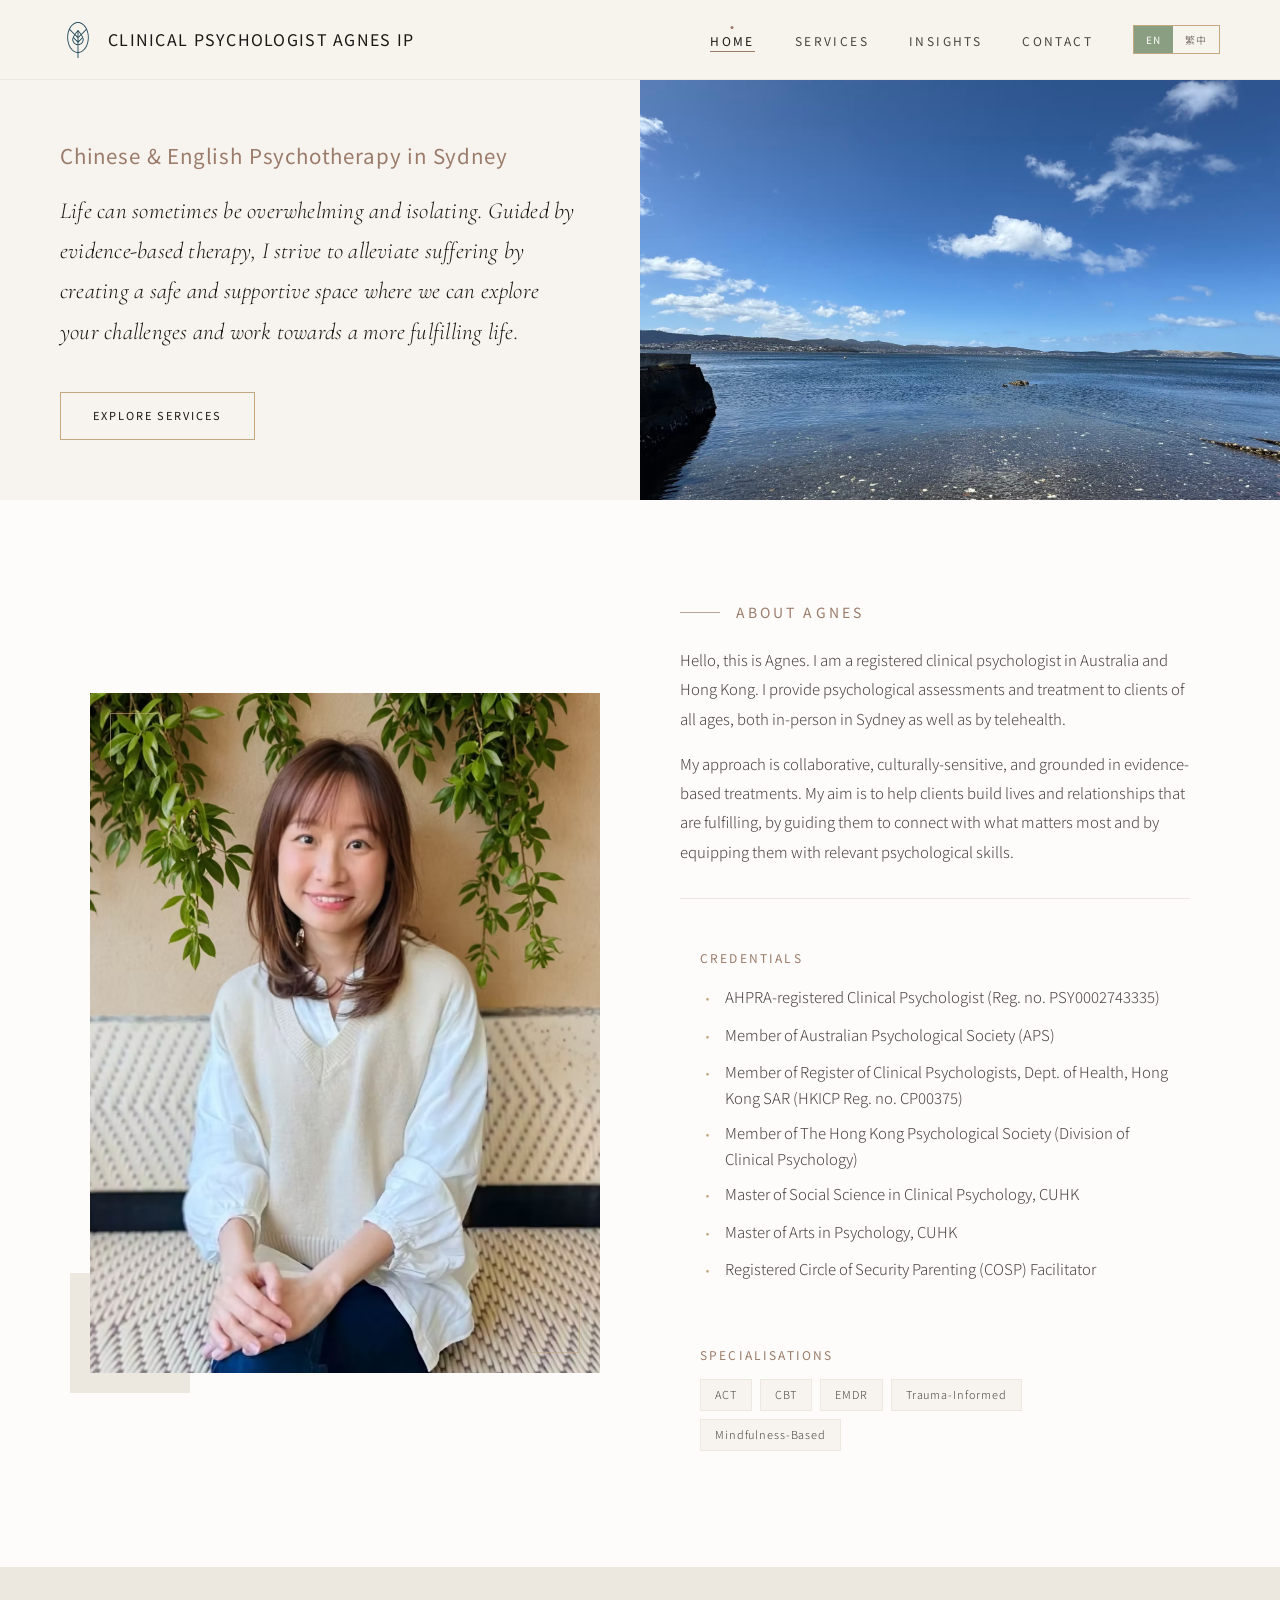
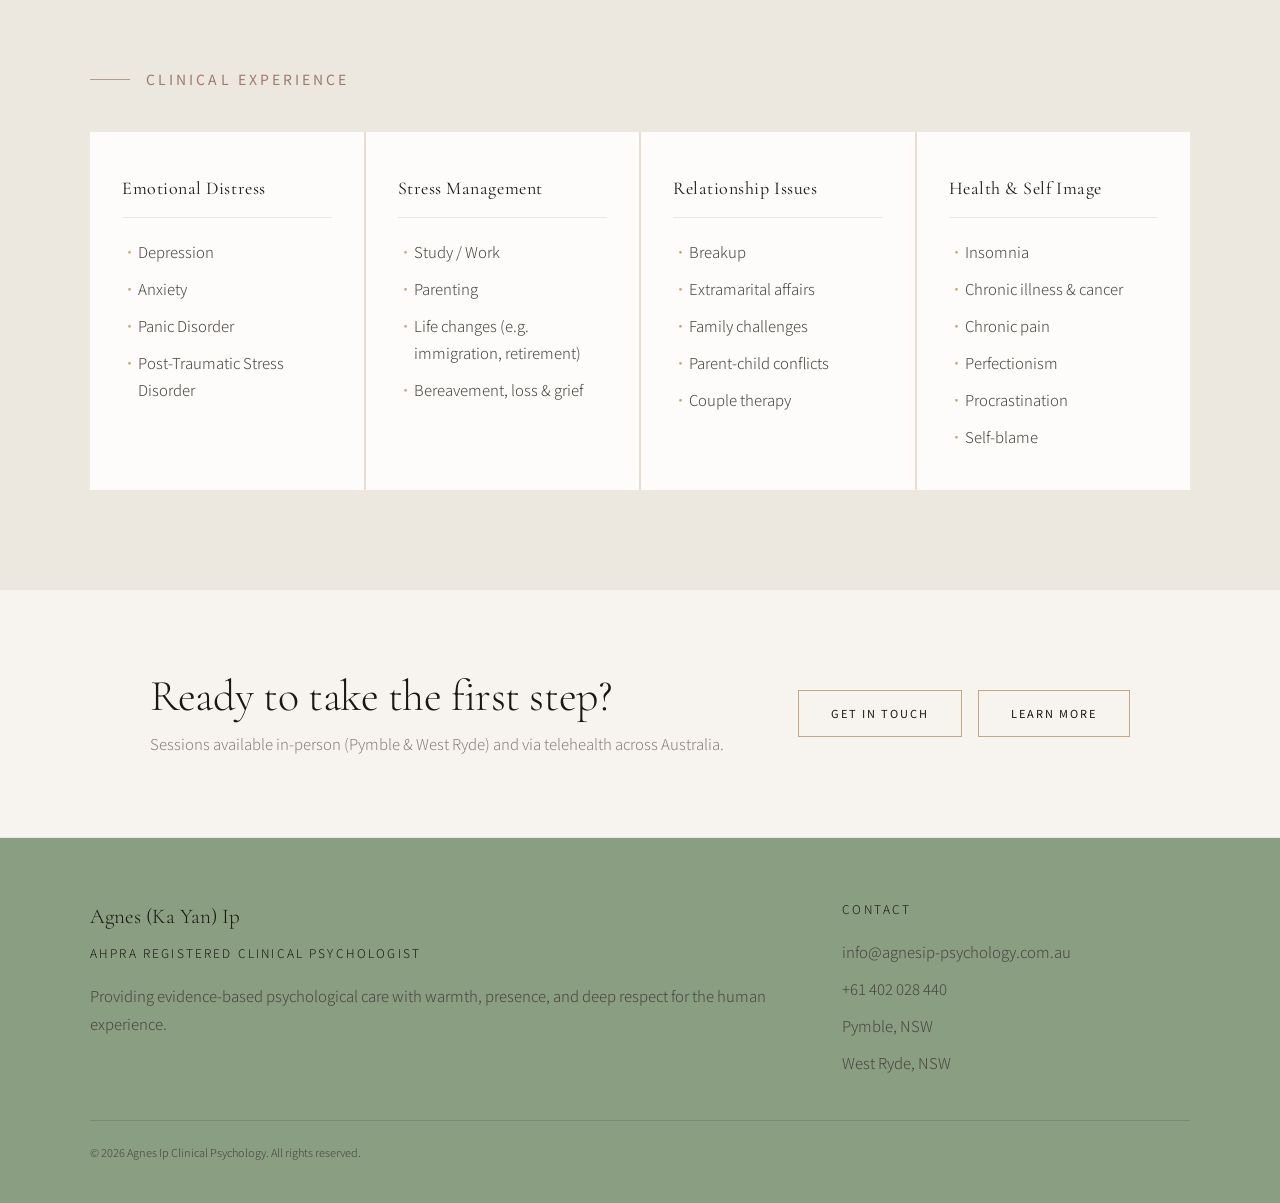
<file: index.html>
<!DOCTYPE html>
<html lang="en">
<head>
<meta charset="UTF-8">
<meta name="viewport" content="width=device-width, initial-scale=1.0">

<title>Agnes Ip Clinical Psychology | Chinese-Speaking Psychologist Sydney | Pymble & West Ryde</title>
<meta name="description" content="Agnes Ip is a registered clinical psychologist in Pymble and West Ryde, Sydney. Chinese-speaking psychologist (Cantonese & Mandarin) specialising in anxiety, depression, trauma, relationship difficulties, and couple therapy. Medicare rebates available. 中文心理諮詢服務。">
<meta name="keywords" content="clinical psychologist Sydney, psychologist Pymble, psychologist West Ryde, Chinese speaking psychologist Sydney, Cantonese psychologist Sydney, Mandarin psychologist Sydney, 心理學家 悉尼, 臨床心理學家, couple therapy Sydney, relationship counselling Sydney, anxiety therapy Sydney, depression psychologist Sydney, trauma psychologist NSW, telehealth psychologist Australia, AHPRA registered psychologist, Medicare psychologist Sydney">
<meta name="author" content="Agnes Ip Clinical Psychology">
<meta name="robots" content="index, follow">
<meta name="language" content="English, Traditional Chinese">
<link rel="canonical" href="https://www.agnesip-psychology.com.au/">
<meta name="geo.region" content="AU-NSW">
<meta name="geo.placename" content="Pymble, West Ryde, Sydney, New South Wales, Australia">
<meta name="geo.position" content="-33.7500;151.1439">
<meta name="ICBM" content="-33.7500, 151.1439">
<meta property="og:type" content="website">
<meta property="og:url" content="https://www.agnesip-psychology.com.au/">
<meta property="og:title" content="Agnes Ip Clinical Psychology | Chinese-Speaking Psychologist, Sydney">
<meta property="og:description" content="Registered clinical psychologist in Pymble & West Ryde, Sydney. Chinese-speaking (Cantonese & Mandarin). Anxiety, depression, trauma, couple therapy. Medicare rebates. 提供中文心理諮詢服務。">
<meta property="og:locale" content="en_AU">
<meta property="og:locale:alternate" content="zh_TW">
<meta property="og:site_name" content="Agnes Ip Clinical Psychology">
<meta name="twitter:card" content="summary">
<meta name="twitter:title" content="Agnes Ip Clinical Psychology | Sydney">
<meta name="twitter:description" content="Chinese-speaking clinical psychologist in Pymble & West Ryde, Sydney. Anxiety, depression, trauma, couple therapy. Telehealth across Australia.">

<script type="application/ld+json">
{
  "@context": "https://schema.org",
  "@type": "MedicalBusiness",
  "name": "Agnes Ip Clinical Psychology",
  "alternateName": "臨床心理學家葉家恩",
  "description": "Registered clinical psychologist offering evidence-based therapy in Pymble and West Ryde, Sydney. Chinese-speaking psychologist specialising in anxiety, depression, trauma, relationship difficulties, and couple therapy. Telehealth available across Australia.",
  "url": "https://www.agnesip-psychology.com.au",
  "telephone": "+61402028440",
  "email": "info@agnesip-psychology.com.au",
  "medicalSpecialty": "Clinical Psychology",
  "priceRange": "$$",
  "currenciesAccepted": "AUD",
  "paymentAccepted": "Medicare, Private Health Insurance, Credit Card",
  "availableLanguage": ["English", "Cantonese", "Mandarin"],
  "areaServed": [
    { "@type": "City", "name": "Sydney" },
    { "@type": "State", "name": "New South Wales" },
    { "@type": "Country", "name": "Australia" }
  ],
  "address": [
    { "@type": "PostalAddress", "addressLocality": "Pymble", "addressRegion": "NSW", "postalCode": "2073", "addressCountry": "AU" },
    { "@type": "PostalAddress", "addressLocality": "West Ryde", "addressRegion": "NSW", "postalCode": "2114", "addressCountry": "AU" }
  ],
  "founder": {
    "@type": "Person",
    "name": "Agnes Ip",
    "jobTitle": "Registered Clinical Psychologist",
    "hasCredential": [
      { "@type": "EducationalOccupationalCredential", "credentialCategory": "degree", "name": "Master of Psychology (Clinical)" },
      { "@type": "EducationalOccupationalCredential", "credentialCategory": "registration", "name": "AHPRA Registered Clinical Psychologist" },
      { "@type": "EducationalOccupationalCredential", "credentialCategory": "membership", "name": "Australian Psychological Society (APS) Member" }
    ],
    "knowsLanguage": ["English", "Cantonese", "Mandarin"]
  },
  "sameAs": ["https://www.agnesip-psychology.com.au"]
}
</script>

<script type="application/ld+json">
{
  "@context": "https://schema.org",
  "@type": "FAQPage",
  "mainEntity": [
    { "@type": "Question", "name": "Do you offer Chinese-language psychology sessions?", "acceptedAnswer": { "@type": "Answer", "text": "Yes. Agnes Ip offers psychological therapy in Cantonese and Mandarin, in addition to English. Sessions available in Pymble and West Ryde, Sydney, or via telehealth across Australia." } },
    { "@type": "Question", "name": "Do you offer couple therapy and relationship counselling?", "acceptedAnswer": { "@type": "Answer", "text": "Yes. Agnes Ip provides evidence-based couple therapy and relationship counselling at her Pymble and West Ryde practices in Sydney, as well as via telehealth." } },
    { "@type": "Question", "name": "Are Medicare rebates available?", "acceptedAnswer": { "@type": "Answer", "text": "Yes. Medicare rebates are available for clients who have a Mental Health Treatment Plan from their GP. Most private health insurance is also accepted." } },
    { "@type": "Question", "name": "Where are you located?", "acceptedAnswer": { "@type": "Answer", "text": "Agnes Ip Clinical Psychology has two locations in Sydney: Pymble NSW and West Ryde NSW. Telehealth sessions are available for clients across Australia." } }
  ]
}
</script>

<link rel="preconnect" href="https://fonts.googleapis.com">
<link rel="preconnect" href="https://fonts.gstatic.com" crossorigin>
<link href="https://fonts.googleapis.com/css2?family=Cormorant+Garamond:ital,wght@0,300;0,400;0,500;1,300;1,400&family=Noto+Sans+TC:wght@300;400&display=swap" rel="stylesheet">
<link rel="stylesheet" href="shared.css">
<style>
  /* ── GLOBAL FONT SCALE-UP ── */
  body { font-size: 17px; }
  p, li, .form-label, .form-input, .form-select, .form-textarea,
  .footer-brand-desc, .footer-links a, .blog-excerpt, .blog-card-excerpt,
  .service-body, .about-cred-val, .contact-info-value, .contact-form-sub { font-size: 15px !important; }
  .hero-sub { font-size: clamp(20px,1.8vw,24px) !important; }
  .nav-links a { font-size: 12px !important; }
  .eyebrow { font-size: 14px !important; }
  .hero-stat-label, .footer-brand-sub, .footer-col-title,
  .service-tag, .blog-cat, .blog-meta, .testimonial-attr,
  .about-cred-label, .form-label { font-size: 12px !important; }

  /* ── SECTION TITLE ENHANCEMENTS ── */
  .eyebrow {
    font-size: 14px;
    letter-spacing: 0.22em;
    font-weight: 400;
    color: var(--accent);
    opacity: 1;
  }
  .eyebrow::before {
    width: 40px;
    background: var(--accent);
    opacity: 0.7;
  }

  /* About section heading */
  .about-grid h2 {
    font-size: 50px !important;
    letter-spacing: -0.01em;
    background: linear-gradient(135deg, var(--ink) 60%, var(--accent));
    -webkit-background-clip: text;
    -webkit-text-fill-color: transparent;
    background-clip: text;
  }

  /* Hero h1 larger */
  .hero-h1 { font-size: clamp(52px, 5.5vw, 80px) !important; }

  /* CTA band heading */
  .cta-band-text h2 {
    font-size: 44px !important;
    letter-spacing: -0.01em;
    color: var(--ink);
  }

  /* ── SCROLL FADE-IN ── */
  .fade-in {
    opacity: 0;
    transform: translateY(24px);
    transition: opacity 0.7s ease, transform 0.7s ease;
  }
  .fade-in.visible {
    opacity: 1;
    transform: translateY(0);
  }
  .fade-in.delay-1 { transition-delay: 0.1s; }
  .fade-in.delay-2 { transition-delay: 0.2s; }
  .fade-in.delay-3 { transition-delay: 0.3s; }
  .fade-in.delay-4 { transition-delay: 0.4s; }

  /* ── CREDENTIALS ── */
  .about-credentials > div {
    padding: 16px 20px;
    cursor: default;
  }

  /* ── CLINICAL EXPERIENCE card hover ── */
  .exp-card {
    background: var(--white);
    padding: 40px 32px;
    transition: background 0.3s, transform 0.3s, box-shadow 0.3s;
    position: relative;
    overflow: hidden;
  }
  .exp-card::after {
    content: '';
    position: absolute;
    bottom: 0; left: 0;
    width: 0; height: 2px;
    background: var(--accent);
    transition: width 0.4s ease;
  }
  .exp-card:hover {
    background: var(--parchment);
    transform: translateY(-4px);
    box-shadow: 0 12px 32px rgba(61,43,31,0.08);
  }
  .exp-card:hover::after { width: 100%; }

  /* exp card title prominence */
  .exp-card-title {
    font-family: var(--serif);
    font-size: 18px !important;
    font-weight: 400;
    letter-spacing: 0.03em;
    color: var(--ink);
    margin-bottom: 20px;
    padding-bottom: 12px;
    border-bottom: 1px solid var(--parchment-warm);
  }

  /* exp list item hover */
  .exp-card li {
    font-size: 13px;
    color: var(--ink-soft);
    padding-left: 16px;
    position: relative;
    transition: color 0.2s;
    cursor: default;
  }
  .exp-card li:hover { color: var(--ink); }
  .exp-card li span {
    position: absolute;
    left: 0; top: 0;
    color: var(--clay);
    transition: color 0.2s;
  }
  .exp-card li:hover span { color: var(--accent); }

  /* ── HERO STAT ── */
  .hero-stats > div {
    padding: 12px 16px;
    cursor: default;
  }

  /* ── BTN hover enhancement ── */
  .btn-ghost {
    transition: background 0.25s, color 0.25s, border-color 0.25s;
  }
  .btn-ghost:hover {
    background: var(--accent) !important;
    color: var(--white) !important;
    border-color: var(--accent) !important;
  }

  /* ── NAV link active indicator dot ── */
  .nav-links a.active::before {
    content: '';
    position: absolute;
    top: -6px; left: 50%;
    transform: translateX(-50%);
    width: 3px; height: 3px;
    border-radius: 50%;
    background: var(--accent);
  }
</style>
</head>
<body>

<nav id="main-nav">
  <a class="nav-brand" href="/">
    <img src="/logo.svg" alt="Agnes Ip Clinical Psychology" class="nav-brand-logo"><span class="nav-brand-name">Clinical Psychologist Agnes Ip</span>
  </a>
  <div class="nav-right">
    <ul class="nav-links">
      <li><a href="/" class="active" data-en="Home" data-tc="主頁">Home</a></li>
      <li><a href="/services/" data-en="Services" data-tc="服務">Services</a></li>
      <li><a href="/blog/" data-en="Insights" data-tc="文章">Insights</a></li>
      <li><a href="/contact/" data-en="Contact" data-tc="聯絡">Contact</a></li>
    </ul>
    <div class="lang-toggle">
      <button class="lang-btn active" id="btn-en" onclick="setLang('en')">EN</button>
      <button class="lang-btn" id="btn-tc" onclick="setLang('tc')">繁中</button>
    </div>
  </div>
  <button class="hamburger" id="hamburger" onclick="toggleMobileMenu()" aria-label="Menu">
    <span></span><span></span><span></span>
  </button>
</nav>

<div class="mobile-menu" id="mobile-menu">
  <a href="/" class="active" data-en="Home" data-tc="主頁">Home</a>
  <a href="/services/" data-en="Services" data-tc="服務">Services</a>
  <a href="/blog/" data-en="Insights" data-tc="文章">Insights</a>
  <a href="/contact/" data-en="Contact" data-tc="聯絡">Contact</a>
  <div class="mobile-lang">
    <button class="lang-btn active" id="mob-btn-en" onclick="setLang('en')">EN</button>
    <button class="lang-btn" id="mob-btn-tc" onclick="setLang('tc')">繁中</button>
  </div>
</div>

<section class="hero" style="min-height:auto;">
  <div class="hero-left" style="padding:60px 60px;">
    <h1 class="hero-label" style="font-family:var(--sans);font-size:clamp(16px,1.6vw,22px);line-height:1.5;margin-bottom:20px;font-weight:400;letter-spacing:0.04em;color:var(--accent);" data-en="Chinese &amp; English Psychotherapy in Sydney" data-tc="廣東話・普通話・英語　臨床心理服務・悉尼">Chinese &amp; English Psychotherapy in Sydney</h1>
    <p class="hero-sub" style="font-family:var(--serif);font-style:italic;font-weight:300;line-height:1.75;color:var(--ink);letter-spacing:0.01em;margin-bottom:40px;max-width:100%;" data-en="Life can sometimes be overwhelming and isolating. Guided by evidence-based therapy, I strive to alleviate suffering by creating a safe and supportive space where we can explore your challenges and work towards a more fulfilling life." data-tc="「我深信每個人都值得被聆聽、被看見 ……透過心理輔導安全的空間，我們不只一同疏理問題，在被聆聽、被明白的過程，也能加深我們對自己的認識和接納，更有能力去活出自己想過的人生。」">Life can sometimes be overwhelming and isolating. Guided by evidence-based therapy, I strive to alleviate suffering by creating a safe and supportive space where we can explore your challenges and work towards a more fulfilling life.</p>
    <div class="hero-btns">
      <a class="btn-ghost" href="/services/" data-en="Explore Services" data-tc="了解服務">Explore Services</a>
    </div>
  </div>
  <div class="hero-right hero-photo-panel">
    <img src="hero-photo.avif" alt="Agnes Ip Clinical Psychology"
        style="width:100%;height:100%;object-fit:cover;object-position:center top;position:absolute;top:0;left:0;">
  </div>
</section>

<div class="about-section fade-in">
  <div class="about-grid">

    <!-- Left col on desktop: photo -->
    <div class="about-photo about-photo-col">
      <div class="about-photo-frame">
        <div class="about-corner tl"></div>
        <div class="about-corner br"></div>
        <img src="Agnes_Portrait_web.avif" alt="Agnes Ip, Registered Clinical Psychologist Sydney" style="width:100%;height:100%;object-fit:cover;object-position:center top;">
      </div>
      <div class="about-photo-bg"></div>
    </div>

    <!-- Right col on desktop: bio + photo (mobile only) + credentials -->
    <div class="about-text-col">
      <div class="eyebrow" data-en="About Agnes" data-tc="關於 Agnes">About Agnes</div>
      <p style="font-size:14px;color:var(--ink-soft);line-height:1.95;margin-bottom:16px;" data-en="Hello, this is Agnes. I am a registered clinical psychologist in Australia and Hong Kong. I provide psychological assessments and treatment to clients of all ages, both in-person in Sydney as well as by telehealth." data-tc="您好! 我是在澳洲及香港註冊的臨床心理學家，受訓於香港中文大學臨床心理學碩士課程，接受多方面的心理治療訓練（包括成人心理、兒童及青少年心理、醫療心理、家庭及職員心理輔導）。">Hello, this is Agnes. I am a registered clinical psychologist in Australia and Hong Kong. I provide psychological assessments and treatment to clients of all ages, both in-person in Sydney as well as by telehealth.</p>
      <p style="font-size:14px;color:var(--ink-soft);line-height:1.95;margin-bottom:16px;" data-en="My approach is collaborative, culturally-sensitive, and grounded in evidence-based treatments. My aim is to help clients build lives and relationships that are fulfilling, by guiding them to connect with what matters most and by equipping them with relevant psychological skills." data-tc="畢業後投身家庭服務，曾任職東華三院的綜合家庭服務中心。其後移居悉尼，致力提供多語言的心理評估及治療。同時亦為澳洲和香港提供視像心理服務。">My approach is collaborative, culturally-sensitive, and grounded in evidence-based treatments. My aim is to help clients build lives and relationships that are fulfilling, by guiding them to connect with what matters most and by equipping them with relevant psychological skills.</p>

      <!-- Photo shown only on mobile, between bio and credentials -->
      <div class="about-photo-mobile">
        <div class="about-photo-frame" style="aspect-ratio:4/3;">
          <div class="about-corner tl"></div>
          <div class="about-corner br"></div>
          <img src="Agnes_Portrait_web.avif" alt="Agnes Ip, Registered Clinical Psychologist Sydney" style="width:100%;height:100%;object-fit:cover;object-position:center top;">
        </div>
      </div>

<!--      <p style="font-size:14px;color:var(--ink-soft);line-height:1.95;" data-en="Agnes completed her clinical training in Hong Kong and Australia, and holds registration with the Australian Health Practitioner Regulation Agency (AHPRA). She is a member of the Australian Psychological Society (APS)." data-tc="Agnes 分別在香港及澳洲完成臨床心理學培訓，並在澳洲健康執業者監管局（AHPRA）持有註冊資格，同時是澳洲心理學學會（APS）會員。">Agnes completed her clinical training in Hong Kong and Australia, and holds registration with the Australian Health Practitioner Regulation Agency (AHPRA). She is a member of the Australian Psychological Society (APS).</p> -->
      <div class="about-credentials" style="display:block;padding-top:32px;border-top:1px solid var(--parchment-warm);margin-top:32px;">

        <!-- Credentials list -->
        <div style="margin-bottom:28px;">
          <div class="about-cred-label" style="margin-bottom:16px;font-size:14px;letter-spacing:0.18em;color:var(--accent);font-weight:400;" data-en="Credentials" data-tc="資歷">Credentials</div>
          <ul style="list-style:none;display:flex;flex-direction:column;gap:10px;">
            <li style="display:flex;align-items:flex-start;gap:10px;font-size:13px;color:var(--ink-soft);line-height:1.7;">
              <span style="color:var(--clay);flex-shrink:0;margin-top:2px;">·</span>
              <span data-en="AHPRA-registered Clinical Psychologist (Reg. no. PSY0002743335)" data-tc="澳洲醫療從業人員註冊協會（AHPRA）註冊臨床心理學家（註冊編號：PSY0002743335）">AHPRA-registered Clinical Psychologist (Reg. no. PSY0002743335)</span>
            </li>
            <li style="display:flex;align-items:flex-start;gap:10px;font-size:13px;color:var(--ink-soft);line-height:1.7;">
              <span style="color:var(--clay);flex-shrink:0;margin-top:2px;">·</span>
              <span data-en="Member of Australian Psychological Society (APS)" data-tc="澳洲心理學會會員">Member of Australian Psychological Society (APS)</span>
            </li>
            <li style="display:flex;align-items:flex-start;gap:10px;font-size:13px;color:var(--ink-soft);line-height:1.7;">
              <span style="color:var(--clay);flex-shrink:0;margin-top:2px;">·</span>
              <span data-en="Member of Register of Clinical Psychologists, Dept. of Health, Hong Kong SAR (HKICP Reg. no. CP00375)" data-tc="香港衛生署認可臨床心理學家名冊會員（HKICP 註冊編號：CP00375）">Member of Register of Clinical Psychologists, Dept. of Health, Hong Kong SAR (HKICP Reg. no. CP00375)</span>
            </li>
            <li style="display:flex;align-items:flex-start;gap:10px;font-size:13px;color:var(--ink-soft);line-height:1.7;">
              <span style="color:var(--clay);flex-shrink:0;margin-top:2px;">·</span>
              <span data-en="Member of The Hong Kong Psychological Society (Division of Clinical Psychology)" data-tc="香港心理學會會員（臨床心理學部）">Member of The Hong Kong Psychological Society (Division of Clinical Psychology)</span>
            </li>
            <li style="display:flex;align-items:flex-start;gap:10px;font-size:13px;color:var(--ink-soft);line-height:1.7;">
              <span style="color:var(--clay);flex-shrink:0;margin-top:2px;">·</span>
              <span data-en="Master of Social Science in Clinical Psychology, CUHK" data-tc="香港中文大學臨床心理學碩士">Master of Social Science in Clinical Psychology, CUHK</span>
            </li>
            <li style="display:flex;align-items:flex-start;gap:10px;font-size:13px;color:var(--ink-soft);line-height:1.7;">
              <span style="color:var(--clay);flex-shrink:0;margin-top:2px;">·</span>
              <span data-en="Master of Arts in Psychology, CUHK" data-tc="香港中文大學心理學文學碩士">Master of Arts in Psychology, CUHK</span>
            </li>
            <li style="display:flex;align-items:flex-start;gap:10px;font-size:13px;color:var(--ink-soft);line-height:1.7;">
              <span style="color:var(--clay);flex-shrink:0;margin-top:2px;">·</span>
              <span data-en="Registered Circle of Security Parenting (COSP) Facilitator" data-tc="美國安全圈養育課程（Circle of Security）認證導師">Registered Circle of Security Parenting (COSP) Facilitator</span>
            </li>
          </ul>
        </div>

        <!-- Specialisations as pills -->
        <div>
          <div class="about-cred-label" style="margin-bottom:14px;font-size:14px;letter-spacing:0.18em;color:var(--accent);font-weight:400;" data-en="Specialisations" data-tc="專業範疇">Specialisations</div>
          <div style="display:flex;flex-wrap:wrap;gap:8px;">
            <span style="font-size:11px;letter-spacing:0.08em;color:var(--ink-soft);border:1px solid var(--parchment-warm);padding:5px 14px;background:var(--parchment);">ACT</span>
            <span style="font-size:11px;letter-spacing:0.08em;color:var(--ink-soft);border:1px solid var(--parchment-warm);padding:5px 14px;background:var(--parchment);">CBT</span>
            <span style="font-size:11px;letter-spacing:0.08em;color:var(--ink-soft);border:1px solid var(--parchment-warm);padding:5px 14px;background:var(--parchment);">EMDR</span>
            <span style="font-size:11px;letter-spacing:0.08em;color:var(--ink-soft);border:1px solid var(--parchment-warm);padding:5px 14px;background:var(--parchment);" data-en="Trauma-Informed" data-tc="創傷知情取向">Trauma-Informed</span>
            <span style="font-size:11px;letter-spacing:0.08em;color:var(--ink-soft);border:1px solid var(--parchment-warm);padding:5px 14px;background:var(--parchment);" data-en="Mindfulness-Based" data-tc="靜觀為本">Mindfulness-Based</span>
          </div>
        </div>

      </div>
    </div>

  </div>
</div>

<!-- ── CLINICAL EXPERIENCE ── -->
<div class="fade-in" style="background:var(--parchment-warm);padding:100px 60px;">
  <div style="max-width:1100px;margin:0 auto;">

    <div class="eyebrow" style="margin-bottom:40px;" data-en="Clinical Experience" data-tc="臨床經驗">Clinical Experience</div>

    <!-- Desktop: 4-column grid (hidden on mobile) -->
    <div style="display:grid;grid-template-columns:repeat(4,1fr);gap:2px;background:var(--clay-light);" id="exp-grid">
      <div class="exp-card fade-in delay-1">
        <div class="exp-card-title" data-en="Emotional Distress" data-tc="情緒困擾">Emotional Distress</div>
        <ul style="list-style:none;display:flex;flex-direction:column;gap:10px;">
          <li data-en="Depression" data-tc="抑鬱症"><span>·</span>Depression</li>
          <li data-en="Anxiety" data-tc="焦慮症"><span>·</span>Anxiety</li>
          <li data-en="Panic Disorder" data-tc="驚恐症"><span>·</span>Panic Disorder</li>
          <li data-en="Post-Traumatic Stress Disorder" data-tc="創傷後壓力症"><span>·</span>Post-Traumatic Stress Disorder</li>
        </ul>
      </div>
      <div class="exp-card fade-in delay-2">
        <div class="exp-card-title" data-en="Stress Management" data-tc="壓力管理">Stress Management</div>
        <ul style="list-style:none;display:flex;flex-direction:column;gap:10px;">
          <li data-en="Study / Work" data-tc="學業／工作壓力"><span>·</span>Study / Work</li>
          <li data-en="Parenting" data-tc="育兒壓力"><span>·</span>Parenting</li>
          <li data-en="Life changes (e.g. immigration, retirement)" data-tc="人生轉變（如移民、退休）"><span>·</span>Life changes (e.g. immigration, retirement)</li>
          <li data-en="Bereavement, loss &amp; grief" data-tc="喪親、失落與哀傷"><span>·</span>Bereavement, loss &amp; grief</li>
        </ul>
      </div>
      <div class="exp-card fade-in delay-3">
        <div class="exp-card-title" data-en="Relationship Issues" data-tc="人際關係問題">Relationship Issues</div>
        <ul style="list-style:none;display:flex;flex-direction:column;gap:10px;">
          <li data-en="Breakup" data-tc="分手"><span>·</span>Breakup</li>
          <li data-en="Extramarital affairs" data-tc="外遇問題"><span>·</span>Extramarital affairs</li>
          <li data-en="Family challenges" data-tc="家庭挑戰"><span>·</span>Family challenges</li>
          <li data-en="Parent-child conflicts" data-tc="親子衝突"><span>·</span>Parent-child conflicts</li>
          <li data-en="Couple therapy" data-tc="伴侶治療"><span>·</span>Couple therapy</li>
        </ul>
      </div>
      <div class="exp-card fade-in delay-4">
        <div class="exp-card-title" data-en="Health &amp; Self Image" data-tc="健康與自我形象">Health &amp; Self Image</div>
        <ul style="list-style:none;display:flex;flex-direction:column;gap:10px;">
          <li data-en="Insomnia" data-tc="失眠"><span>·</span>Insomnia</li>
          <li data-en="Chronic illness &amp; cancer" data-tc="慢性病與癌症"><span>·</span>Chronic illness &amp; cancer</li>
          <li data-en="Chronic pain" data-tc="慢性疼痛"><span>·</span>Chronic pain</li>
          <li data-en="Perfectionism" data-tc="完美主義"><span>·</span>Perfectionism</li>
          <li data-en="Procrastination" data-tc="拖延"><span>·</span>Procrastination</li>
          <li data-en="Self-blame" data-tc="自責"><span>·</span>Self-blame</li>
        </ul>
      </div>
    </div>

    <!-- Mobile: swipeable carousel (hidden on desktop) -->
    <div id="exp-tabs">
      <div id="exp-carousel">
        <div class="exp-carousel-track">
          <div class="exp-carousel-slide exp-card">
            <div class="exp-card-title" data-en="Emotional Distress" data-tc="情緒困擾">Emotional Distress</div>
            <ul style="list-style:none;display:flex;flex-direction:column;gap:10px;">
              <li data-en="Depression" data-tc="抑鬱症"><span>·</span>Depression</li>
              <li data-en="Anxiety" data-tc="焦慮症"><span>·</span>Anxiety</li>
              <li data-en="Panic Disorder" data-tc="驚恐症"><span>·</span>Panic Disorder</li>
              <li data-en="Post-Traumatic Stress Disorder" data-tc="創傷後壓力症"><span>·</span>Post-Traumatic Stress Disorder</li>
            </ul>
          </div>
          <div class="exp-carousel-slide exp-card">
            <div class="exp-card-title" data-en="Stress Management" data-tc="壓力管理">Stress Management</div>
            <ul style="list-style:none;display:flex;flex-direction:column;gap:10px;">
              <li data-en="Study / Work" data-tc="學業／工作壓力"><span>·</span>Study / Work</li>
              <li data-en="Parenting" data-tc="育兒壓力"><span>·</span>Parenting</li>
              <li data-en="Life changes (e.g. immigration, retirement)" data-tc="人生轉變（如移民、退休）"><span>·</span>Life changes (e.g. immigration, retirement)</li>
              <li data-en="Bereavement, loss &amp; grief" data-tc="喪親、失落與哀傷"><span>·</span>Bereavement, loss &amp; grief</li>
            </ul>
          </div>
          <div class="exp-carousel-slide exp-card">
            <div class="exp-card-title" data-en="Relationship Issues" data-tc="人際關係問題">Relationship Issues</div>
            <ul style="list-style:none;display:flex;flex-direction:column;gap:10px;">
              <li data-en="Breakup" data-tc="分手"><span>·</span>Breakup</li>
              <li data-en="Extramarital affairs" data-tc="外遇問題"><span>·</span>Extramarital affairs</li>
              <li data-en="Family challenges" data-tc="家庭挑戰"><span>·</span>Family challenges</li>
              <li data-en="Parent-child conflicts" data-tc="親子衝突"><span>·</span>Parent-child conflicts</li>
              <li data-en="Couple therapy" data-tc="伴侶治療"><span>·</span>Couple therapy</li>
            </ul>
          </div>
          <div class="exp-carousel-slide exp-card">
            <div class="exp-card-title" data-en="Health &amp; Self Image" data-tc="健康與自我形象">Health &amp; Self Image</div>
            <ul style="list-style:none;display:flex;flex-direction:column;gap:10px;">
              <li data-en="Insomnia" data-tc="失眠"><span>·</span>Insomnia</li>
              <li data-en="Chronic illness &amp; cancer" data-tc="慢性病與癌症"><span>·</span>Chronic illness &amp; cancer</li>
              <li data-en="Chronic pain" data-tc="慢性疼痛"><span>·</span>Chronic pain</li>
              <li data-en="Perfectionism" data-tc="完美主義"><span>·</span>Perfectionism</li>
              <li data-en="Procrastination" data-tc="拖延"><span>·</span>Procrastination</li>
              <li data-en="Self-blame" data-tc="自責"><span>·</span>Self-blame</li>
            </ul>
          </div>
        </div>
      </div>
      <!-- Dot indicators -->
      <div id="exp-dots">
        <span class="exp-dot active" onclick="goToSlide(0)"></span>
        <span class="exp-dot" onclick="goToSlide(1)"></span>
        <span class="exp-dot" onclick="goToSlide(2)"></span>
        <span class="exp-dot" onclick="goToSlide(3)"></span>
      </div>
    </div>

  </div>
</div>

<style>
  /* Desktop: show grid, hide carousel */
  #exp-tabs { display: none; }
  #exp-grid { display: grid; }

  /* Carousel container */
  #exp-carousel {
    overflow: hidden;
    position: relative;
  }
  .exp-carousel-track {
    display: flex;
    transition: transform 0.35s ease;
    will-change: transform;
  }
  .exp-carousel-slide {
    flex: 0 0 100%;
    width: 100%;
    box-sizing: border-box;
  }

  /* Dot indicators */
  #exp-dots {
    display: flex;
    justify-content: center;
    gap: 8px;
    padding: 16px 0 4px;
  }
  .exp-dot {
    width: 6px;
    height: 6px;
    border-radius: 50%;
    background: var(--clay);
    opacity: 0.4;
    cursor: pointer;
    transition: opacity 0.2s, background 0.2s;
  }
  .exp-dot.active {
    background: var(--accent);
    opacity: 1;
  }

  /* Mobile: hide grid, show carousel */
  @media (max-width: 640px) {
    #exp-grid { display: none !important; }
    #exp-tabs { display: block; }
  }
</style>

<div class="cta-band-wrap fade-in">
  <div class="cta-band">
    <div class="cta-band-text">
      <h2 data-en="Ready to take the first step?" data-tc="準備好踏出第一步了嗎？">Ready to take the first step?</h2>
      <p data-en="Sessions available in-person (Pymble &amp; West Ryde) and via telehealth across Australia." data-tc="提供面對面（Pymble 及 West Ryde）及全澳遠程視像服務。">Sessions available in-person (Pymble &amp; West Ryde) and via telehealth across Australia.</p>
    </div>
    <div style="display:flex;gap:16px;flex-shrink:0;">
      <a class="btn-ghost" href="/contact/" data-en="Get in Touch" data-tc="立即聯絡">Get in Touch</a>
      <a class="btn-ghost" href="/services/" data-en="Learn More" data-tc="了解更多">Learn More</a>
    </div>
  </div>
</div>

<footer>
  <div class="footer-inner" style="grid-template-columns:2fr 1fr;">
    <div>
      <div class="footer-brand-name">Agnes (Ka Yan) Ip</div>
      <div class="footer-brand-sub" data-en="AHPRA Registered Clinical Psychologist" data-tc="AHPRA 註冊臨床心理學家">AHPRA Registered Clinical Psychologist</div>
      <p class="footer-brand-desc" data-en="Providing evidence-based psychological care with warmth, presence, and deep respect for the human experience." data-tc="以溫暖、當下與深度尊重，提供實證為本的心理服務。">Providing evidence-based psychological care with warmth, presence, and deep respect for the human experience.</p>
    </div>
    <div>
      <div class="footer-col-title" data-en="Contact" data-tc="聯絡">Contact</div>
      <ul class="footer-links">
        <li><a href="mailto:info@agnesip-psychology.com.au">info@agnesip-psychology.com.au</a></li>
        <li><a href="tel:+61402028440">+61 402 028 440</a></li>
        <li><a data-en="Pymble, NSW" data-tc="新南威爾士州 Pymble">Pymble, NSW</a></li>
        <li><a data-en="West Ryde, NSW" data-tc="新南威爾士州 West Ryde">West Ryde, NSW</a></li>
      </ul>
    </div>
  </div>
  <div class="footer-bottom">
    <span data-en="© 2026 Agnes Ip Clinical Psychology. All rights reserved." data-tc="© 2026 Agnes Ip 臨床心理學。版權所有。">© 2026 Agnes Ip Clinical Psychology. All rights reserved.</span>
  </div>
</footer>

<script src="shared.js"></script>
<script>
  // Swipeable carousel for clinical experience on mobile
  (function() {
    var track = document.querySelector('.exp-carousel-track');
    var dots = document.querySelectorAll('.exp-dot');
    if (!track) return;

    var total = 4;
    var current = 0;
    var startX = 0;
    var isDragging = false;

    function goToSlide(index) {
      current = Math.max(0, Math.min(total - 1, index));
      track.style.transform = 'translateX(-' + (current * 100) + '%)';
      dots.forEach(function(d, i) { d.classList.toggle('active', i === current); });
    }

    // Expose globally for dot onclick
    window.goToSlide = goToSlide;

    // Touch events
    track.addEventListener('touchstart', function(e) {
      startX = e.touches[0].clientX;
      isDragging = true;
    }, { passive: true });

    track.addEventListener('touchend', function(e) {
      if (!isDragging) return;
      var diff = startX - e.changedTouches[0].clientX;
      if (Math.abs(diff) > 40) {
        goToSlide(diff > 0 ? current + 1 : current - 1);
      }
      isDragging = false;
    }, { passive: true });

    // Mouse drag (for desktop testing)
    track.addEventListener('mousedown', function(e) {
      startX = e.clientX;
      isDragging = true;
    });
    track.addEventListener('mouseup', function(e) {
      if (!isDragging) return;
      var diff = startX - e.clientX;
      if (Math.abs(diff) > 40) {
        goToSlide(diff > 0 ? current + 1 : current - 1);
      }
      isDragging = false;
    });
  })();

  // Scroll observer for fade-in
  (function() {
    var els = document.querySelectorAll('.fade-in');
    if (!('IntersectionObserver' in window)) {
      els.forEach(function(el) { el.classList.add('visible'); });
      return;
    }
    var observer = new IntersectionObserver(function(entries) {
      entries.forEach(function(entry) {
        if (entry.isIntersecting) {
          entry.target.classList.add('visible');
          observer.unobserve(entry.target);
        }
      });
    }, { threshold: 0.08 });
    els.forEach(function(el) { observer.observe(el); });
  })();
</script>
<script>
  // Scroll-triggered fade-in
  (function() {
    var els = document.querySelectorAll('.fade-in');
    if (!('IntersectionObserver' in window)) {
      els.forEach(function(el) { el.classList.add('visible'); });
      return;
    }
    var observer = new IntersectionObserver(function(entries) {
      entries.forEach(function(entry) {
        if (entry.isIntersecting) {
          entry.target.classList.add('visible');
          observer.unobserve(entry.target);
        }
      });
    }, { threshold: 0.08 });
    els.forEach(function(el) { observer.observe(el); });
  })();
</script>
</body>
</html>
</file>
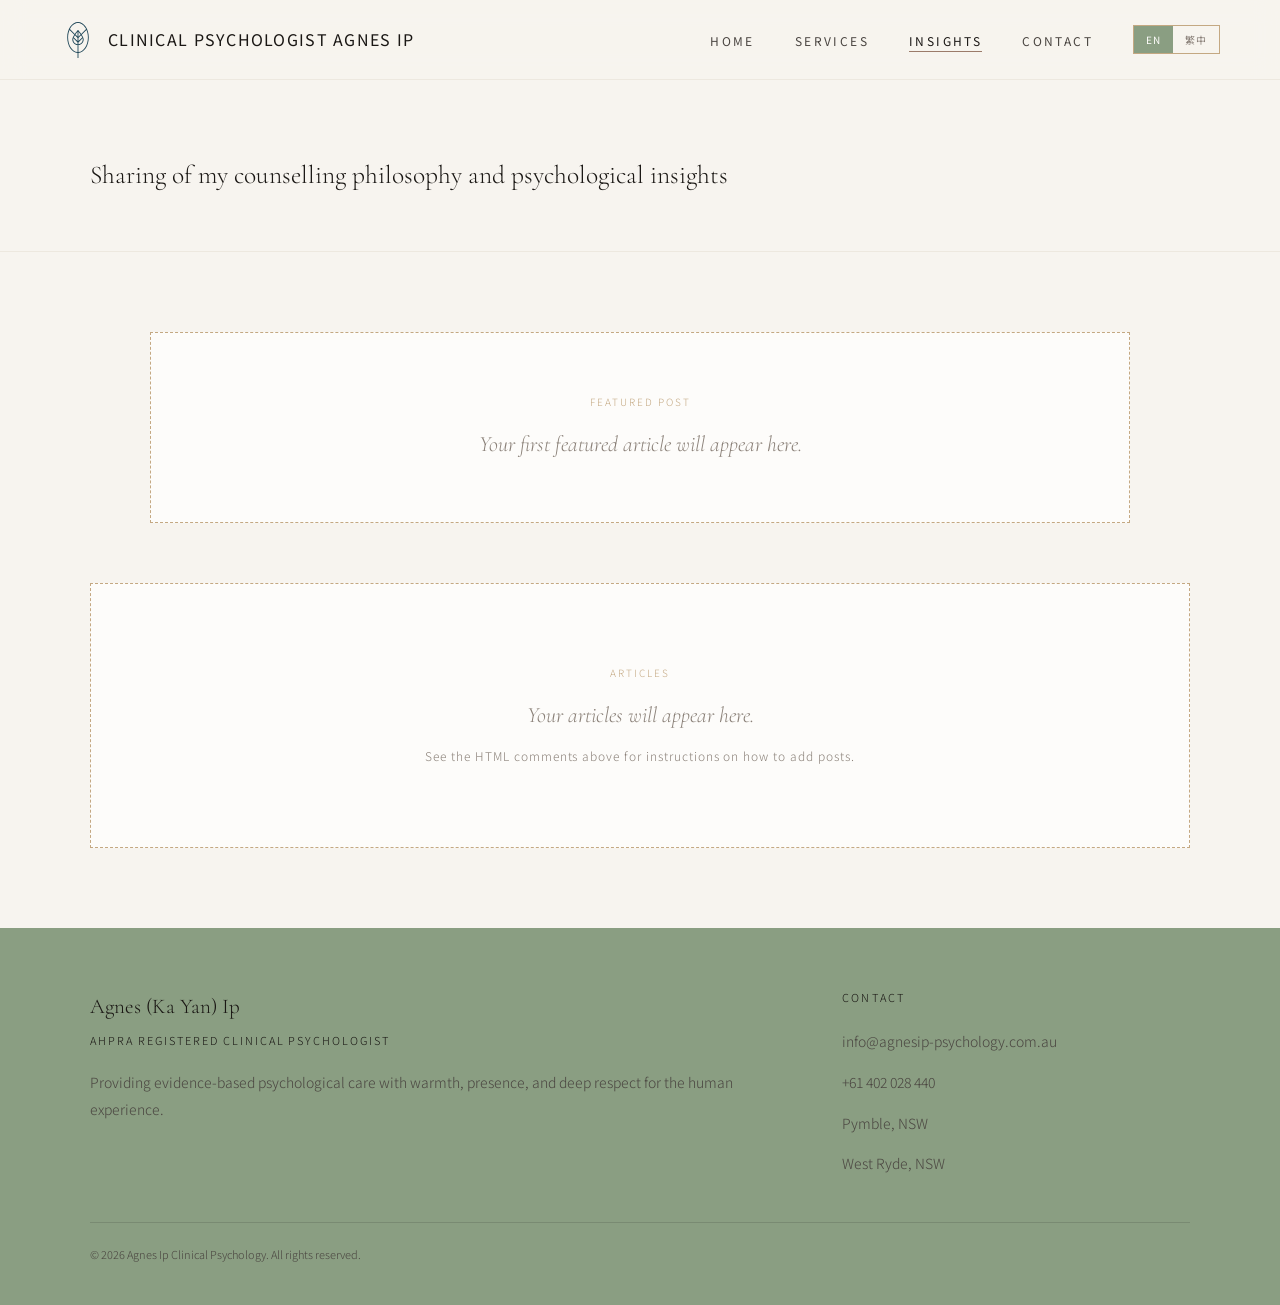
<file: blog/index.html>
<!DOCTYPE html>
<html lang="en">
<head>
<meta charset="UTF-8">
<meta name="viewport" content="width=device-width, initial-scale=1.0">

<title>Psychology Insights & Articles | Agnes Ip Clinical Psychology Sydney</title>
<meta name="description" content="Psychology articles, mental health insights, and wellbeing guidance from Agnes Ip, registered clinical psychologist in Sydney. Topics include anxiety, relationships, self-compassion, ACT, and Chinese-speaking mental health. 中文心理健康文章。">
<meta name="keywords" content="psychology blog Sydney, mental health articles Sydney, anxiety tips psychologist, relationship psychology Sydney, self-compassion psychology, ACT therapy explained, Chinese mental health Sydney, 心理健康文章, 心理學 悉尼, wellbeing insights psychologist Australia">
<meta name="author" content="Agnes Ip Clinical Psychology">
<meta name="robots" content="index, follow">
<link rel="canonical" href="https://www.agnesip-psychology.com.au/blog/">
<meta name="geo.region" content="AU-NSW">
<meta property="og:type" content="website">
<meta property="og:url" content="https://www.agnesip-psychology.com.au/blog/">
<meta property="og:title" content="Psychology Insights | Agnes Ip Clinical Psychology Sydney">
<meta property="og:description" content="Mental health articles and wellbeing guidance from a registered clinical psychologist in Sydney. Chinese-language articles available. 提供中文心理健康文章。">
<meta property="og:locale" content="en_AU">
<meta property="og:locale:alternate" content="zh_TW">
<meta property="og:site_name" content="Agnes Ip Clinical Psychology">
<meta name="twitter:card" content="summary">
<meta name="twitter:title" content="Psychology Insights | Agnes Ip Clinical Psychology">
<meta name="twitter:description" content="Mental health articles and psychology insights from Agnes Ip, registered clinical psychologist in Sydney.">

<link rel="preconnect" href="https://fonts.googleapis.com">
<link rel="preconnect" href="https://fonts.gstatic.com" crossorigin>
<link href="https://fonts.googleapis.com/css2?family=Cormorant+Garamond:ital,wght@0,300;0,400;0,500;1,300;1,400&family=Noto+Sans+TC:wght@300;400&display=swap" rel="stylesheet">
<link rel="stylesheet" href="../shared.css">
</head>
<body>

<nav id="main-nav">
  <a class="nav-brand" href="/">
    <img src="../logo.svg" alt="Agnes Ip Clinical Psychology" class="nav-brand-logo"><span class="nav-brand-name">Clinical Psychologist Agnes Ip</span>
  </a>
  <div class="nav-right">
    <ul class="nav-links">
      <li><a href="/" data-en="Home" data-tc="主頁">Home</a></li>
      <li><a href="/services/" data-en="Services" data-tc="服務">Services</a></li>
      <li><a href="/blog/" class="active" data-en="Insights" data-tc="文章">Insights</a></li>
      <li><a href="/contact/" data-en="Contact" data-tc="聯絡">Contact</a></li>
    </ul>
    <div class="lang-toggle">
      <button class="lang-btn active" id="btn-en" onclick="setLang('en')">EN</button>
      <button class="lang-btn" id="btn-tc" onclick="setLang('tc')">繁中</button>
    </div>
  </div>
  <button class="hamburger" id="hamburger" onclick="toggleMobileMenu()" aria-label="Menu">
    <span></span><span></span><span></span>
  </button>
</nav>

<div class="mobile-menu" id="mobile-menu">
  <a href="/" data-en="Home" data-tc="主頁">Home</a>
  <a href="/services/" data-en="Services" data-tc="服務">Services</a>
  <a href="/blog/" class="active" data-en="Insights" data-tc="文章">Insights</a>
  <a href="/contact/" data-en="Contact" data-tc="聯絡">Contact</a>
  <div class="mobile-lang">
    <button class="lang-btn active" id="mob-btn-en" onclick="setLang('en')">EN</button>
    <button class="lang-btn" id="mob-btn-tc" onclick="setLang('tc')">繁中</button>
  </div>
</div>

<div class="blog-hero">
  <div class="blog-hero-inner">
   <!-- <div> -->
  <!--    <div class="eyebrow" data-en="Insights &amp; Reflections" data-tc="文章與思考">Insights &amp; Reflections</div>-->
      <h2>
        <span data-en="Sharing of my counselling philosophy and psychological insights" data-tc="願透過文章, 分享我的輔導理念和日常生活能應用到的心理學知識">Sharing of my counselling philosophy and psychological insights</span>
    <!--    <em data-en="inner life" data-tc="內心世界的思考">inner life</em> -->
      </h2>
 <!--   </div> -->
 <!--   <p class="blog-hero-sub" data-en="Musings, evidence, and gentle guidance for those curious about psychology and the art of living well." data-tc="為對心理學及好好生活的藝術感到好奇的人，提供思考、實證與溫柔的引導。">Musings, evidence, and gentle guidance for those curious about psychology and the art of living well.</p>-->
  </div>
</div>

<div class="blog-featured">
  <!--
    FEATURED POST PLACEHOLDER
    ─────────────────────────
    Replace this comment block with your featured post when ready:

    <div class="eyebrow" style="margin-bottom:24px;" data-en="Featured" data-tc="精選文章">Featured</div>
    <div class="blog-featured-card">
      <div class="blog-featured-img">
        <img src="../your-image.jpg" alt="Post title" style="width:100%;height:100%;object-fit:cover;">
      </div>
      <div class="blog-featured-content">
        <div class="blog-cat">Category · X min read</div>
        <div class="blog-title">Your Post Title Here</div>
        <p class="blog-excerpt">A short excerpt — 2 to 3 sentences.</p>
        <p class="blog-meta">Agnes Ip · Month DD, YYYY</p>
      </div>
    </div>
  -->
  <div style="border:1px dashed var(--clay);padding:60px 40px;text-align:center;background:var(--white);">
    <div style="font-size:10px;letter-spacing:0.2em;text-transform:uppercase;color:var(--clay);margin-bottom:16px;" data-en="Featured Post" data-tc="精選文章">Featured Post</div>
    <p style="font-family:var(--serif);font-size:22px;color:var(--ink-muted);font-style:italic;font-weight:300;line-height:1.6;" data-en="Your first featured article will appear here." data-tc="你的第一篇精選文章將會在這裡顯示。">Your first featured article will appear here.</p>
  </div>
</div>

<div class="blog-grid-section">
  <!--
    BLOG CARD GRID PLACEHOLDER
    ──────────────────────────
    Replace this comment with a <div class="blog-grid"> when you have posts.
    Each card follows this structure:

    <div class="blog-card">
      <div class="blog-card-img">
        <img src="../your-image.jpg" alt="Post title" style="width:100%;height:100%;object-fit:cover;">
      </div>
      <div class="blog-card-content">
        <div class="blog-cat">Category · X min read</div>
        <div class="blog-card-title">Your Post Title</div>
        <p class="blog-card-excerpt">1–2 sentence summary.</p>
        <p class="blog-meta">Agnes Ip · Month DD, YYYY</p>
      </div>
    </div>

    The grid auto-arranges into 3 columns on desktop, 1 on mobile.
  -->
  <div style="max-width:1100px;margin:0 auto;border:1px dashed var(--clay);padding:80px 40px;text-align:center;background:var(--white);">
    <div style="font-size:10px;letter-spacing:0.2em;text-transform:uppercase;color:var(--clay);margin-bottom:16px;" data-en="Articles" data-tc="文章">Articles</div>
    <p style="font-family:var(--serif);font-size:22px;color:var(--ink-muted);font-style:italic;font-weight:300;line-height:1.6;margin-bottom:12px;" data-en="Your articles will appear here." data-tc="你的文章將會在這裡顯示。">Your articles will appear here.</p>
    <p style="font-size:12px;color:var(--ink-muted);letter-spacing:0.08em;" data-en="See the HTML comments above for instructions on how to add posts." data-tc="請參閱上方的 HTML 註釋，了解如何新增文章。">See the HTML comments above for instructions on how to add posts.</p>
  </div>
</div>

<footer>
  <div class="footer-inner" style="grid-template-columns:2fr 1fr;">
    <div>
      <div class="footer-brand-name">Agnes (Ka Yan) Ip</div>
      <div class="footer-brand-sub" data-en="AHPRA Registered Clinical Psychologist" data-tc="AHPRA 註冊臨床心理學家">AHPRA Registered Clinical Psychologist</div>
      <p class="footer-brand-desc" data-en="Providing evidence-based psychological care with warmth, presence, and deep respect for the human experience." data-tc="以溫暖、當下與深度尊重，提供實證為本的心理服務。">Providing evidence-based psychological care with warmth, presence, and deep respect for the human experience.</p>
    </div>
    <div>
      <div class="footer-col-title" data-en="Contact" data-tc="聯絡">Contact</div>
      <ul class="footer-links">
        <li><a href="mailto:info@agnesip-psychology.com.au">info@agnesip-psychology.com.au</a></li>
        <li><a href="tel:+61402028440">+61 402 028 440</a></li>
        <li><a data-en="Pymble, NSW" data-tc="新南威爾士州 Pymble">Pymble, NSW</a></li>
        <li><a data-en="West Ryde, NSW" data-tc="新南威爾士州 West Ryde">West Ryde, NSW</a></li>
      </ul>
    </div>
  </div>
  <div class="footer-bottom">
    <span data-en="© 2026 Agnes Ip Clinical Psychology. All rights reserved." data-tc="© 2026 Agnes Ip 臨床心理學。版權所有。">© 2026 Agnes Ip Clinical Psychology. All rights reserved.</span>
  </div>
</footer>

<script src="../shared.js"></script>
</body>
</html>
</file>
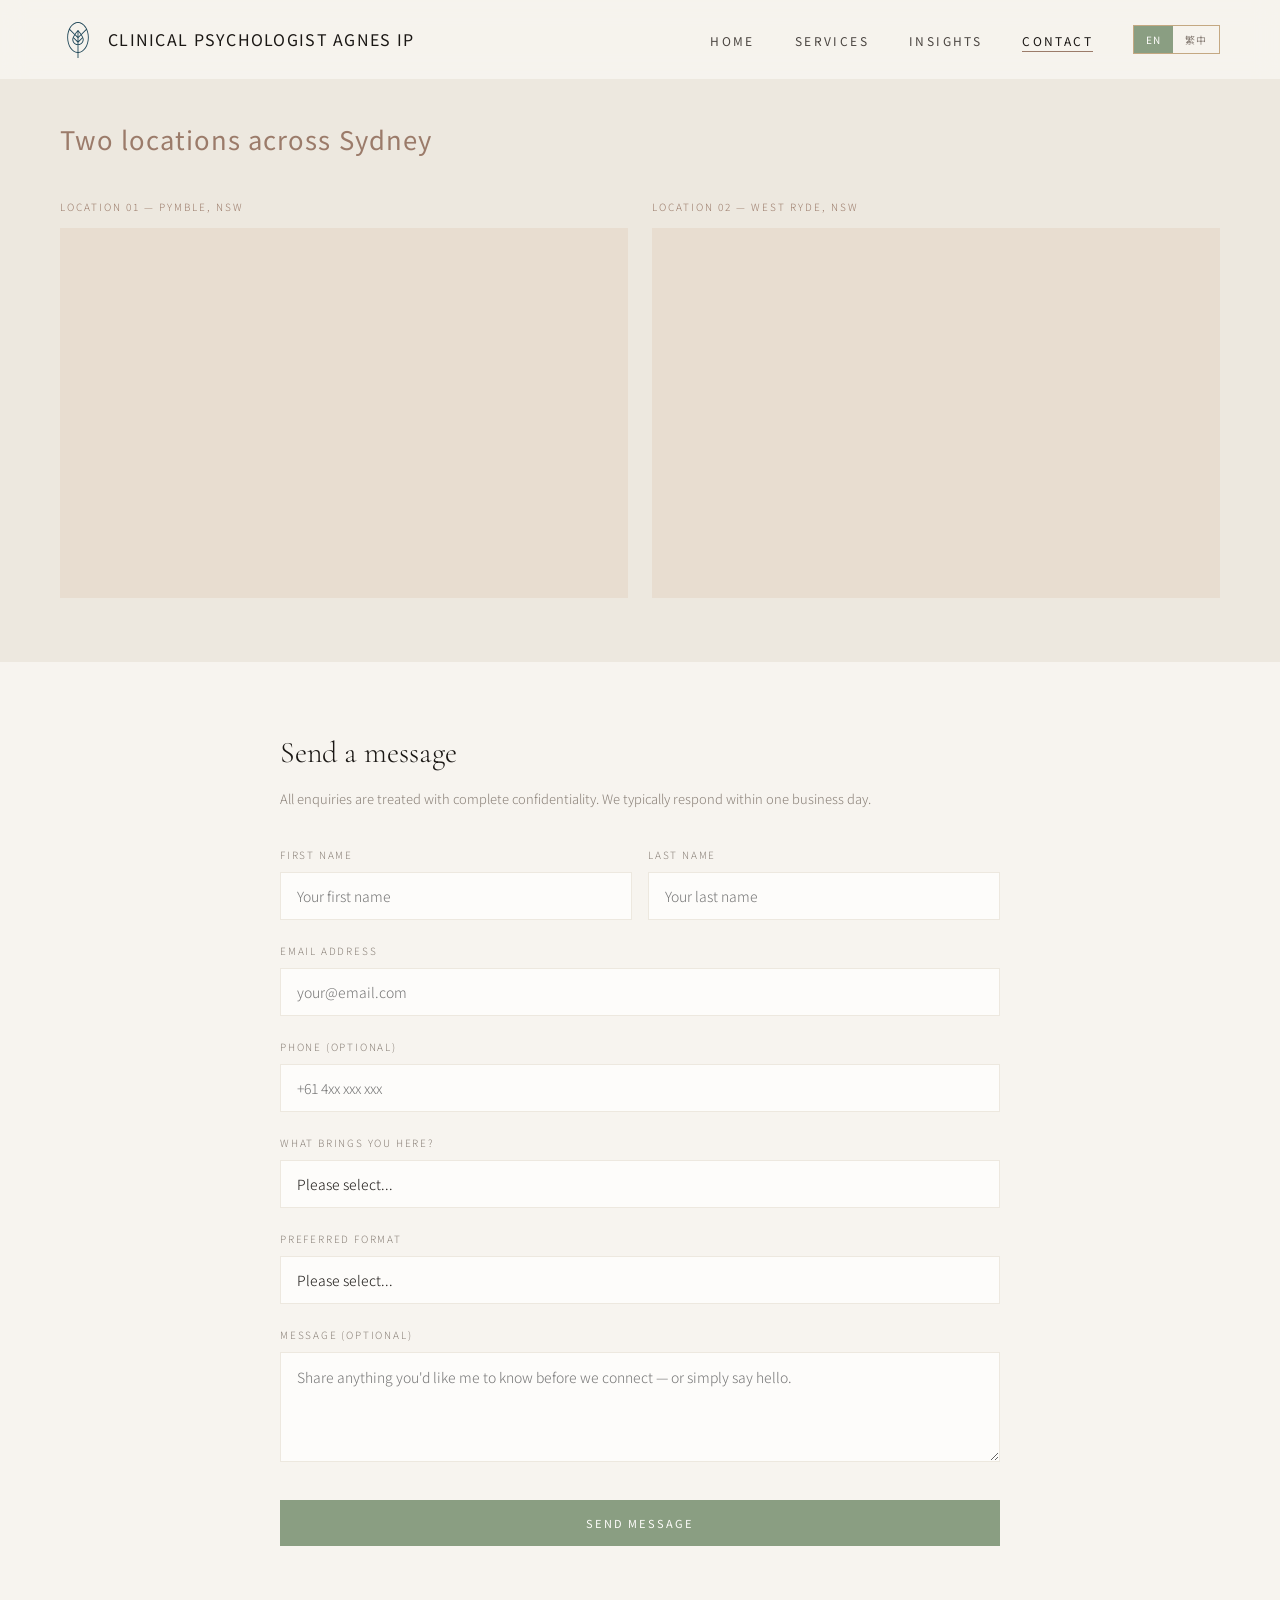
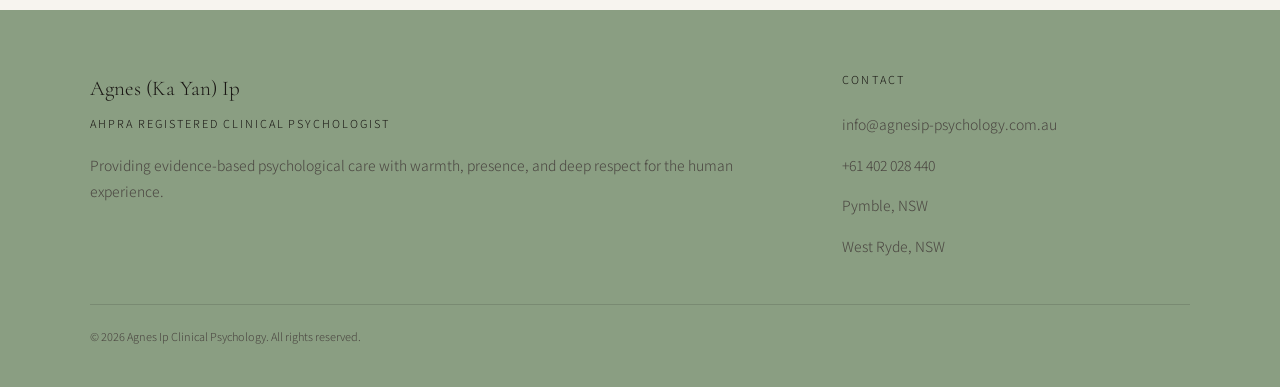
<file: contact/index.html>
<!DOCTYPE html>
<html lang="en">
<head>
<meta charset="UTF-8">
<meta name="viewport" content="width=device-width, initial-scale=1.0">

<title>Contact | Book an Appointment | Agnes Ip Clinical Psychology Pymble & West Ryde</title>
<meta name="description" content="Contact Agnes Ip Clinical Psychology to book an appointment at our Pymble or West Ryde locations in Sydney. In-person and telehealth sessions available. Chinese-speaking psychologist. Medicare rebates with GP referral. 歡迎以中文聯絡我們。">
<meta name="keywords" content="book psychologist Sydney, psychologist appointment Pymble, psychologist appointment West Ryde, contact clinical psychologist Sydney, Chinese speaking psychologist appointment, telehealth psychologist booking Australia, Medicare referral psychologist Sydney, 預約心理學家 悉尼">
<meta name="author" content="Agnes Ip Clinical Psychology">
<meta name="robots" content="index, follow">
<link rel="canonical" href="https://www.agnesip-psychology.com.au/contact/">
<meta name="geo.region" content="AU-NSW">
<meta name="geo.placename" content="Pymble, West Ryde, Sydney, New South Wales, Australia">
<meta name="geo.position" content="-33.7500;151.1439">
<meta name="ICBM" content="-33.7500, 151.1439">
<meta property="og:type" content="website">
<meta property="og:url" content="https://www.agnesip-psychology.com.au/contact/">
<meta property="og:title" content="Contact Agnes Ip Clinical Psychology | Pymble & West Ryde Sydney">
<meta property="og:description" content="Book an appointment with Agnes Ip, registered clinical psychologist in Pymble and West Ryde, Sydney. Chinese-speaking sessions available. Medicare rebates with GP referral.">
<meta property="og:locale" content="en_AU">
<meta property="og:locale:alternate" content="zh_TW">
<meta property="og:site_name" content="Agnes Ip Clinical Psychology">
<meta name="twitter:card" content="summary">
<meta name="twitter:title" content="Contact | Agnes Ip Clinical Psychology Sydney">
<meta name="twitter:description" content="Book an appointment at Pymble or West Ryde, Sydney. Telehealth available. Chinese-speaking sessions. Medicare rebates.">

<script type="application/ld+json">
{
  "@context": "https://schema.org",
  "@type": "MedicalBusiness",
  "name": "Agnes Ip Clinical Psychology",
  "url": "https://www.agnesip-psychology.com.au",
  "telephone": "+61402028440",
  "email": "info@agnesip-psychology.com.au",
  "availableLanguage": ["English", "Cantonese", "Mandarin"],
  "address": [
    { "@type": "PostalAddress", "addressLocality": "Pymble", "addressRegion": "NSW", "postalCode": "2073", "addressCountry": "AU" },
    { "@type": "PostalAddress", "addressLocality": "West Ryde", "addressRegion": "NSW", "postalCode": "2114", "addressCountry": "AU" }
  ],
  "contactPoint": {
    "@type": "ContactPoint",
    "telephone": "+61402028440",
    "email": "info@agnesip-psychology.com.au",
    "contactType": "customer service",
    "availableLanguage": ["English", "Cantonese", "Mandarin"],
    "hoursAvailable": {
      "@type": "OpeningHoursSpecification",
      "dayOfWeek": ["Monday","Tuesday","Wednesday","Thursday","Friday"],
      "opens": "09:00",
      "closes": "17:00"
    }
  }
}
</script>

<link rel="preconnect" href="https://fonts.googleapis.com">
<link rel="preconnect" href="https://fonts.gstatic.com" crossorigin>
<link href="https://fonts.googleapis.com/css2?family=Cormorant+Garamond:ital,wght@0,300;0,400;0,500;1,300;1,400&family=Noto+Sans+TC:wght@300;400&display=swap" rel="stylesheet">
<link rel="stylesheet" href="../shared.css">
</head>
<body>

<nav id="main-nav">
  <a class="nav-brand" href="/">
    <img src="../logo.svg" alt="Agnes Ip Clinical Psychology" class="nav-brand-logo"><span class="nav-brand-name">Clinical Psychologist Agnes Ip</span>
  </a>
  <div class="nav-right">
    <ul class="nav-links">
      <li><a href="/" data-en="Home" data-tc="主頁">Home</a></li>
      <li><a href="/services/" data-en="Services" data-tc="服務">Services</a></li>
      <li><a href="/blog/" data-en="Insights" data-tc="文章">Insights</a></li>
      <li><a href="/contact/" class="active" data-en="Contact" data-tc="聯絡">Contact</a></li>
    </ul>
    <div class="lang-toggle">
      <button class="lang-btn active" id="btn-en" onclick="setLang('en')">EN</button>
      <button class="lang-btn" id="btn-tc" onclick="setLang('tc')">繁中</button>
    </div>
  </div>
  <button class="hamburger" id="hamburger" onclick="toggleMobileMenu()" aria-label="Menu">
    <span></span><span></span><span></span>
  </button>
</nav>

<div class="mobile-menu" id="mobile-menu">
  <a href="/" data-en="Home" data-tc="主頁">Home</a>
  <a href="/services/" data-en="Services" data-tc="服務">Services</a>
  <a href="/blog/" data-en="Insights" data-tc="文章">Insights</a>
  <a href="/contact/" class="active" data-en="Contact" data-tc="聯絡">Contact</a>
  <div class="mobile-lang">
    <button class="lang-btn active" id="mob-btn-en" onclick="setLang('en')">EN</button>
    <button class="lang-btn" id="mob-btn-tc" onclick="setLang('tc')">繁中</button>
  </div>
</div>

<!-- GOOGLE MAPS -->
<div style="background:var(--parchment-warm);padding:calc(var(--nav-h) + 40px) 0 64px;">
  <div style="padding-left:60px;padding-right:60px;">
<!--     <div class="eyebrow" data-en="Find Us" data-tc="診所位置">Find Us</div> -->
    <h2 style="font-family:var(--sans);font-size:clamp(18px,2vw,26px);font-weight:400;line-height:1.5;letter-spacing:0.04em;color:var(--accent);margin-top:0;margin-bottom:40px;" data-en="Two locations across Sydney" data-tc="悉尼兩個診所地點">Two locations across Sydney</h2>
    <div style="display:grid;grid-template-columns:1fr 1fr;gap:24px;" id="maps-grid">
      <div>
        <div style="font-size:10px;letter-spacing:0.2em;text-transform:uppercase;color:var(--accent);margin-bottom:12px;" data-en="Location 01 — Pymble, NSW" data-tc="診所一 — 新南威爾士州 Pymble">Location 01 — Pymble, NSW</div>
        <div style="position:relative;width:100%;padding-bottom:65%;background:var(--clay-light);overflow:hidden;">
          <iframe
            src="https://www.google.com/maps/embed?pb=!1m18!1m12!1m3!1d212408.96278437367!2d150.88097978324936!3d-33.71179403419589!2m3!1f0!2f0!3f0!3m2!1i1024!2i768!4f13.1!3m3!1m2!1s0x6b12a99203609743%3A0x3e007266a60f12ed!2z6Ieo5bqK5b-D55CG5a245a62IENsaW5pY2FsIFBzeWNob2xvZ2lzdCBBZ25lcyBJcA!5e0!3m2!1sen!2sau!4v1779107652362!5m2!1sen!2sau"
            style="position:absolute;top:0;left:0;width:100%;height:100%;border:0;"
            allowfullscreen="" loading="lazy"
            referrerpolicy="no-referrer-when-downgrade">
          </iframe>
        </div>
      </div>
      <div>
        <div style="font-size:10px;letter-spacing:0.2em;text-transform:uppercase;color:var(--accent);margin-bottom:12px;" data-en="Location 02 — West Ryde, NSW" data-tc="診所二 — 新南威爾士州 West Ryde">Location 02 — West Ryde, NSW</div>
        <div style="position:relative;width:100%;padding-bottom:65%;background:var(--clay-light);overflow:hidden;">
          <iframe
            src="https://www.google.com/maps/embed?pb=!1m18!1m12!1m3!1d212408.96278437367!2d150.88097978324936!3d-33.71179403419589!2m3!1f0!2f0!3f0!3m2!1i1024!2i768!4f13.1!3m3!1m2!1s0x6b12a5b6dbae4459%3A0xcc440b4c0f87387a!2z6Ieo5bqK5b-D55CG5a245a62IENsaW5pY2FsIFBzeWNob2xvZ2lzdCBBZ25lcyBJcA!5e0!3m2!1sen!2sau!4v1779107726949!5m2!1sen!2sau"
            style="position:absolute;top:0;left:0;width:100%;height:100%;border:0;"
            allowfullscreen="" loading="lazy"
            referrerpolicy="no-referrer-when-downgrade">
          </iframe>
        </div>
      </div>
    </div>
  </div>
</div>

<!-- CONTACT FORM -->
<div style="background:var(--parchment);padding:64px 60px;">
  <div style="max-width:720px;margin:0 auto;">
<!--      <div class="eyebrow" style="margin-bottom:4px;" data-en="Reach Out" data-tc="傳送訊息">Reach Out</div> -->
    <div class="contact-form-title" data-en="Send a message" data-tc="傳送訊息">Send a message</div>
    <p class="contact-form-sub" data-en="All enquiries are treated with complete confidentiality. We typically respond within one business day." data-tc="所有查詢均受到完全保密處理。我們通常會在一個工作日內回覆。">All enquiries are treated with complete confidentiality. We typically respond within one business day.</p>
    <div id="contact-form">
      <div class="form-row">
        <div class="form-group">
          <label class="form-label" data-en="First name" data-tc="名字">First name</label>
          <input type="text" class="form-input" data-ph-en="Your first name" data-ph-tc="你的名字" placeholder="Your first name">
        </div>
        <div class="form-group">
          <label class="form-label" data-en="Last name" data-tc="姓氏">Last name</label>
          <input type="text" class="form-input" data-ph-en="Your last name" data-ph-tc="你的姓氏" placeholder="Your last name">
        </div>
      </div>
      <div class="form-group">
        <label class="form-label" data-en="Email address" data-tc="電郵地址">Email address</label>
        <input type="email" class="form-input" placeholder="your@email.com">
      </div>
      <div class="form-group">
        <label class="form-label" data-en="Phone (optional)" data-tc="電話（選填）">Phone (optional)</label>
        <input type="tel" class="form-input" placeholder="+61 4xx xxx xxx">
      </div>
      <div class="form-group">
        <label class="form-label" data-en="What brings you here?" data-tc="你前來的原因？">What brings you here?</label>
        <select class="form-select">
          <option value="" disabled selected data-en="Please select..." data-tc="請選擇...">Please select...</option>
          <option data-en="Anxiety or stress" data-tc="焦慮或壓力">Anxiety or stress</option>
          <option data-en="Depression or low mood" data-tc="抑鬱或情緒低落">Depression or low mood</option>
          <option data-en="Trauma or PTSD" data-tc="創傷或創傷後壓力症">Trauma or PTSD</option>
          <option data-en="Relationship difficulties" data-tc="人際關係困難">Relationship difficulties</option>
          <option data-en="Identity or self-esteem" data-tc="身份認同或自我價值">Identity or self-esteem</option>
          <option data-en="General wellbeing" data-tc="整體身心健康">General wellbeing</option>
          <option data-en="Not sure yet" data-tc="暫時未確定">Not sure yet</option>
        </select>
      </div>
      <div class="form-group">
        <label class="form-label" data-en="Preferred format" data-tc="偏好形式">Preferred format</label>
        <select class="form-select">
          <option value="" disabled selected data-en="Please select..." data-tc="請選擇...">Please select...</option>
          <option data-en="In-person (Pymble or West Ryde)" data-tc="面對面（Pymble 或 West Ryde）">In-person (Pymble or West Ryde)</option>
          <option data-en="Telehealth (video)" data-tc="遠程視像">Telehealth (video)</option>
          <option data-en="No preference" data-tc="沒有偏好">No preference</option>
        </select>
      </div>
      <div class="form-group">
        <label class="form-label" data-en="Message (optional)" data-tc="留言（選填）">Message (optional)</label>
        <textarea class="form-textarea" data-ph-en="Share anything you'd like me to know before we connect — or simply say hello." data-ph-tc="歡迎分享任何你希望我在聯繫前了解的事——或者只是打個招呼。" placeholder="Share anything you'd like me to know before we connect — or simply say hello."></textarea>
      </div>
      <button class="form-submit" onclick="submitForm()" data-en="Send Message" data-tc="發送訊息">Send Message</button>
    </div>
    <div class="form-success" id="form-success">
      <div class="form-success-icon">✦</div>
      <h3 data-en="Thank you for reaching out." data-tc="感謝你的聯絡。">Thank you for reaching out.</h3>
      <p data-en="Your message has been received. Agnes will be in touch within one business day. Take good care of yourself." data-tc="你的訊息已收到。Agnes 將在一個工作日內與你聯繫。好好照顧自己。">Your message has been received. Agnes will be in touch within one business day. Take good care of yourself.</p>
    </div>
  </div>
</div>

<style>
  @media (max-width: 900px) {
    #maps-grid { grid-template-columns: 1fr !important; }
  }
  @media (max-width: 480px) {
    #maps-grid { padding-left: 20px; padding-right: 20px; }
  }
</style>

<footer>
  <div class="footer-inner" style="grid-template-columns:2fr 1fr;">
    <div>
      <div class="footer-brand-name">Agnes (Ka Yan) Ip</div>
      <div class="footer-brand-sub" data-en="AHPRA Registered Clinical Psychologist" data-tc="AHPRA 註冊臨床心理學家">AHPRA Registered Clinical Psychologist</div>
      <p class="footer-brand-desc" data-en="Providing evidence-based psychological care with warmth, presence, and deep respect for the human experience." data-tc="以溫暖、當下與深度尊重，提供實證為本的心理服務。">Providing evidence-based psychological care with warmth, presence, and deep respect for the human experience.</p>
    </div>
    <div>
      <div class="footer-col-title" data-en="Contact" data-tc="聯絡">Contact</div>
      <ul class="footer-links">
        <li><a href="mailto:info@agnesip-psychology.com.au">info@agnesip-psychology.com.au</a></li>
        <li><a href="tel:+61402028440">+61 402 028 440</a></li>
        <li><a data-en="Pymble, NSW" data-tc="新南威爾士州 Pymble">Pymble, NSW</a></li>
        <li><a data-en="West Ryde, NSW" data-tc="新南威爾士州 West Ryde">West Ryde, NSW</a></li>
      </ul>
    </div>
  </div>
  <div class="footer-bottom">
    <span data-en="© 2026 Agnes Ip Clinical Psychology. All rights reserved." data-tc="© 2026 Agnes Ip 臨床心理學。版權所有。">© 2026 Agnes Ip Clinical Psychology. All rights reserved.</span>
  </div>
</footer>

<script src="../shared.js"></script>
</body>
</html>
</file>
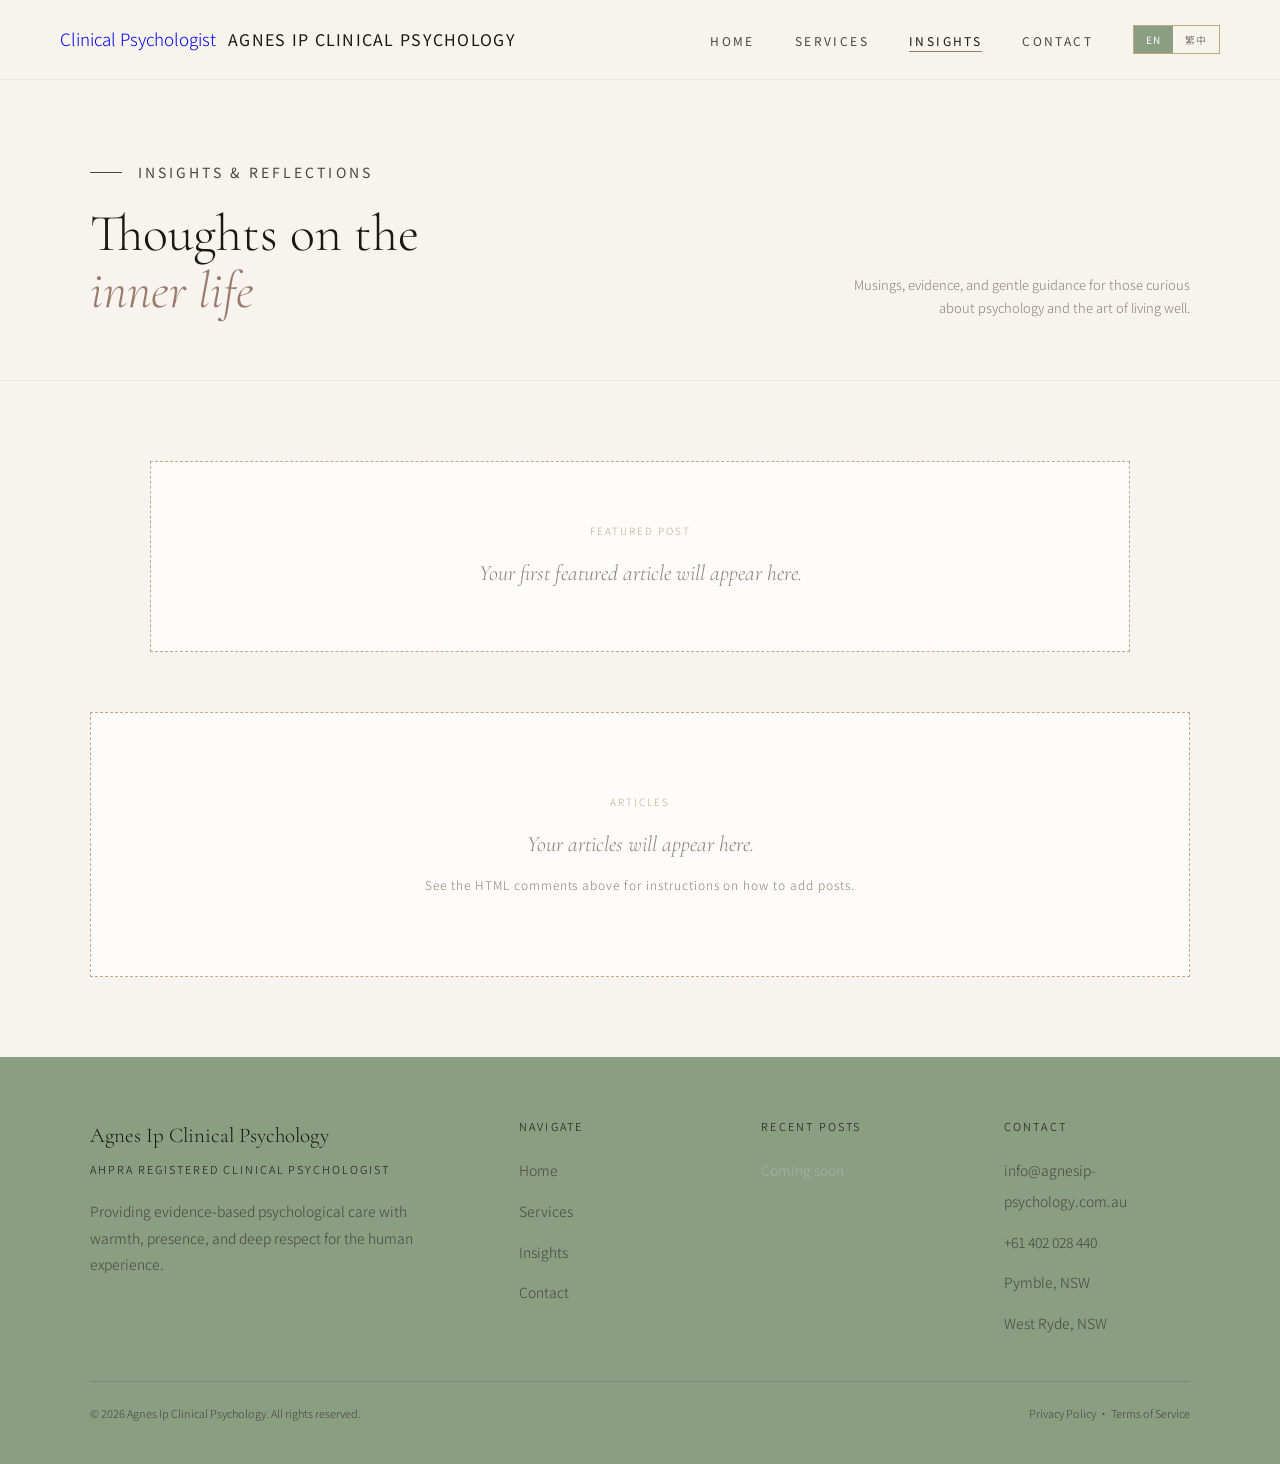
<file: insights/index.html>
<!DOCTYPE html>
<html lang="en">
<head>
<meta charset="UTF-8">
<meta name="viewport" content="width=device-width, initial-scale=1.0">

<title>Psychology Insights & Articles | Agnes Ip Clinical Psychology Sydney</title>
<meta name="description" content="Psychology articles, mental health insights, and wellbeing guidance from Agnes Ip, registered clinical psychologist in Sydney. Topics include anxiety, relationships, self-compassion, ACT, and Chinese-speaking mental health. 中文心理健康文章。">
<meta name="keywords" content="psychology blog Sydney, mental health articles Sydney, anxiety tips psychologist, relationship psychology Sydney, self-compassion psychology, ACT therapy explained, Chinese mental health Sydney, 心理健康文章, 心理學 悉尼, wellbeing insights psychologist Australia">
<meta name="author" content="Agnes Ip Clinical Psychology">
<meta name="robots" content="index, follow">
<link rel="canonical" href="https://www.agnesip-psychology.com.au/insights/">
<meta name="geo.region" content="AU-NSW">
<meta property="og:type" content="website">
<meta property="og:url" content="https://www.agnesip-psychology.com.au/insights/">
<meta property="og:title" content="Psychology Insights | Agnes Ip Clinical Psychology Sydney">
<meta property="og:description" content="Mental health articles and wellbeing guidance from a registered clinical psychologist in Sydney. Chinese-language articles available. 提供中文心理健康文章。">
<meta property="og:locale" content="en_AU">
<meta property="og:locale:alternate" content="zh_TW">
<meta property="og:site_name" content="Agnes Ip Clinical Psychology">
<meta name="twitter:card" content="summary">
<meta name="twitter:title" content="Psychology Insights | Agnes Ip Clinical Psychology">
<meta name="twitter:description" content="Mental health articles and psychology insights from Agnes Ip, registered clinical psychologist in Sydney.">

<link rel="preconnect" href="https://fonts.googleapis.com">
<link rel="preconnect" href="https://fonts.gstatic.com" crossorigin>
<link href="https://fonts.googleapis.com/css2?family=Cormorant+Garamond:ital,wght@0,300;0,400;0,500;1,300;1,400&family=Noto+Sans+TC:wght@300;400&display=swap" rel="stylesheet">
<link rel="stylesheet" href="../shared.css">
</head>
<body>

<nav id="main-nav">
  <a class="nav-brand" href="/">
    <span class="nav-brand-sub" data-en="Clinical Psychologist" data-tc="臨床心理學家">Clinical Psychologist</span>
    <span class="nav-brand-name">Agnes Ip Clinical Psychology</span>
  </a>
  <div class="nav-right">
    <ul class="nav-links">
      <li><a href="/" data-en="Home" data-tc="主頁">Home</a></li>
      <li><a href="/services/" data-en="Services" data-tc="服務">Services</a></li>
      <li><a href="/insights/" class="active" data-en="Insights" data-tc="文章">Insights</a></li>
      <li><a href="/contact/" data-en="Contact" data-tc="聯絡">Contact</a></li>
    </ul>
    <div class="lang-toggle">
      <button class="lang-btn active" id="btn-en" onclick="setLang('en')">EN</button>
      <button class="lang-btn" id="btn-tc" onclick="setLang('tc')">繁中</button>
    </div>
  </div>
  <button class="hamburger" id="hamburger" onclick="toggleMobileMenu()" aria-label="Menu">
    <span></span><span></span><span></span>
  </button>
</nav>

<div class="mobile-menu" id="mobile-menu">
  <a href="/" data-en="Home" data-tc="主頁">Home</a>
  <a href="/services/" data-en="Services" data-tc="服務">Services</a>
  <a href="/insights/" class="active" data-en="Insights" data-tc="文章">Insights</a>
  <a href="/contact/" data-en="Contact" data-tc="聯絡">Contact</a>
  <div class="mobile-lang">
    <button class="lang-btn active" id="mob-btn-en" onclick="setLang('en')">EN</button>
    <button class="lang-btn" id="mob-btn-tc" onclick="setLang('tc')">繁中</button>
  </div>
</div>

<div class="blog-hero">
  <div class="blog-hero-inner">
    <div>
      <div class="eyebrow" data-en="Insights &amp; Reflections" data-tc="文章與思考">Insights &amp; Reflections</div>
      <h1>
        <span data-en="Thoughts on the" data-tc="關於">Thoughts on the</span><br>
        <em data-en="inner life" data-tc="內心世界的思考">inner life</em>
      </h1>
    </div>
    <p class="blog-hero-sub" data-en="Musings, evidence, and gentle guidance for those curious about psychology and the art of living well." data-tc="為對心理學及好好生活的藝術感到好奇的人，提供思考、實證與溫柔的引導。">Musings, evidence, and gentle guidance for those curious about psychology and the art of living well.</p>
  </div>
</div>

<div class="blog-featured">
  <!--
    FEATURED POST PLACEHOLDER
    ─────────────────────────
    Replace this comment block with your featured post when ready:

    <div class="eyebrow" style="margin-bottom:24px;" data-en="Featured" data-tc="精選文章">Featured</div>
    <div class="blog-featured-card">
      <div class="blog-featured-img">
        <img src="../your-image.jpg" alt="Post title" style="width:100%;height:100%;object-fit:cover;">
      </div>
      <div class="blog-featured-content">
        <div class="blog-cat">Category · X min read</div>
        <div class="blog-title">Your Post Title Here</div>
        <p class="blog-excerpt">A short excerpt — 2 to 3 sentences.</p>
        <p class="blog-meta">Agnes Ip · Month DD, YYYY</p>
      </div>
    </div>
  -->
  <div style="border:1px dashed var(--clay);padding:60px 40px;text-align:center;background:var(--white);">
    <div style="font-size:10px;letter-spacing:0.2em;text-transform:uppercase;color:var(--clay);margin-bottom:16px;" data-en="Featured Post" data-tc="精選文章">Featured Post</div>
    <p style="font-family:var(--serif);font-size:22px;color:var(--ink-muted);font-style:italic;font-weight:300;line-height:1.6;" data-en="Your first featured article will appear here." data-tc="你的第一篇精選文章將會在這裡顯示。">Your first featured article will appear here.</p>
  </div>
</div>

<div class="blog-grid-section">
  <!--
    BLOG CARD GRID PLACEHOLDER
    ──────────────────────────
    Replace this comment with a <div class="blog-grid"> when you have posts.
    Each card follows this structure:

    <div class="blog-card">
      <div class="blog-card-img">
        <img src="../your-image.jpg" alt="Post title" style="width:100%;height:100%;object-fit:cover;">
      </div>
      <div class="blog-card-content">
        <div class="blog-cat">Category · X min read</div>
        <div class="blog-card-title">Your Post Title</div>
        <p class="blog-card-excerpt">1–2 sentence summary.</p>
        <p class="blog-meta">Agnes Ip · Month DD, YYYY</p>
      </div>
    </div>

    The grid auto-arranges into 3 columns on desktop, 1 on mobile.
  -->
  <div style="max-width:1100px;margin:0 auto;border:1px dashed var(--clay);padding:80px 40px;text-align:center;background:var(--white);">
    <div style="font-size:10px;letter-spacing:0.2em;text-transform:uppercase;color:var(--clay);margin-bottom:16px;" data-en="Articles" data-tc="文章">Articles</div>
    <p style="font-family:var(--serif);font-size:22px;color:var(--ink-muted);font-style:italic;font-weight:300;line-height:1.6;margin-bottom:12px;" data-en="Your articles will appear here." data-tc="你的文章將會在這裡顯示。">Your articles will appear here.</p>
    <p style="font-size:12px;color:var(--ink-muted);letter-spacing:0.08em;" data-en="See the HTML comments above for instructions on how to add posts." data-tc="請參閱上方的 HTML 註釋，了解如何新增文章。">See the HTML comments above for instructions on how to add posts.</p>
  </div>
</div>

<footer>
  <div class="footer-inner">
    <div>
      <div class="footer-brand-name">Agnes Ip Clinical Psychology</div>
      <div class="footer-brand-sub" data-en="AHPRA Registered Clinical Psychologist" data-tc="AHPRA 註冊臨床心理學家">AHPRA Registered Clinical Psychologist</div>
      <p class="footer-brand-desc" data-en="Providing evidence-based psychological care with warmth, presence, and deep respect for the human experience." data-tc="以溫暖、當下與深度尊重，提供實證為本的心理服務。">Providing evidence-based psychological care with warmth, presence, and deep respect for the human experience.</p>
    </div>
    <div>
      <div class="footer-col-title" data-en="Navigate" data-tc="導覽">Navigate</div>
      <ul class="footer-links">
        <li><a href="/" data-en="Home" data-tc="主頁">Home</a></li>
        <li><a href="/services/" data-en="Services" data-tc="服務">Services</a></li>
        <li><a href="/insights/" data-en="Insights" data-tc="文章">Insights</a></li>
        <li><a href="/contact/" data-en="Contact" data-tc="聯絡">Contact</a></li>
      </ul>
    </div>
    <div>
      <div class="footer-col-title" data-en="Recent Posts" data-tc="近期文章">Recent Posts</div>
      <ul class="footer-links">
        <li><a style="color:rgba(237,232,223,0.3);cursor:default;" data-en="Coming soon" data-tc="即將推出">Coming soon</a></li>
      </ul>
    </div>
    <div>
      <div class="footer-col-title" data-en="Contact" data-tc="聯絡">Contact</div>
      <ul class="footer-links">
        <li><a href="mailto:info@agnesip-psychology.com.au">info@agnesip-psychology.com.au</a></li>
        <li><a href="tel:+61402028440">+61 402 028 440</a></li>
        <li><a data-en="Pymble, NSW" data-tc="新南威爾士州 Pymble">Pymble, NSW</a></li>
        <li><a data-en="West Ryde, NSW" data-tc="新南威爾士州 West Ryde">West Ryde, NSW</a></li>
      </ul>
    </div>
  </div>
  <div class="footer-bottom">
    <span data-en="© 2026 Agnes Ip Clinical Psychology. All rights reserved." data-tc="© 2026 Agnes Ip 臨床心理學。版權所有。">© 2026 Agnes Ip Clinical Psychology. All rights reserved.</span>
    <span data-en="Privacy Policy · Terms of Service" data-tc="私隱政策 · 服務條款">Privacy Policy · Terms of Service</span>
  </div>
</footer>

<script src="../shared.js"></script>
</body>
</html>
</file>
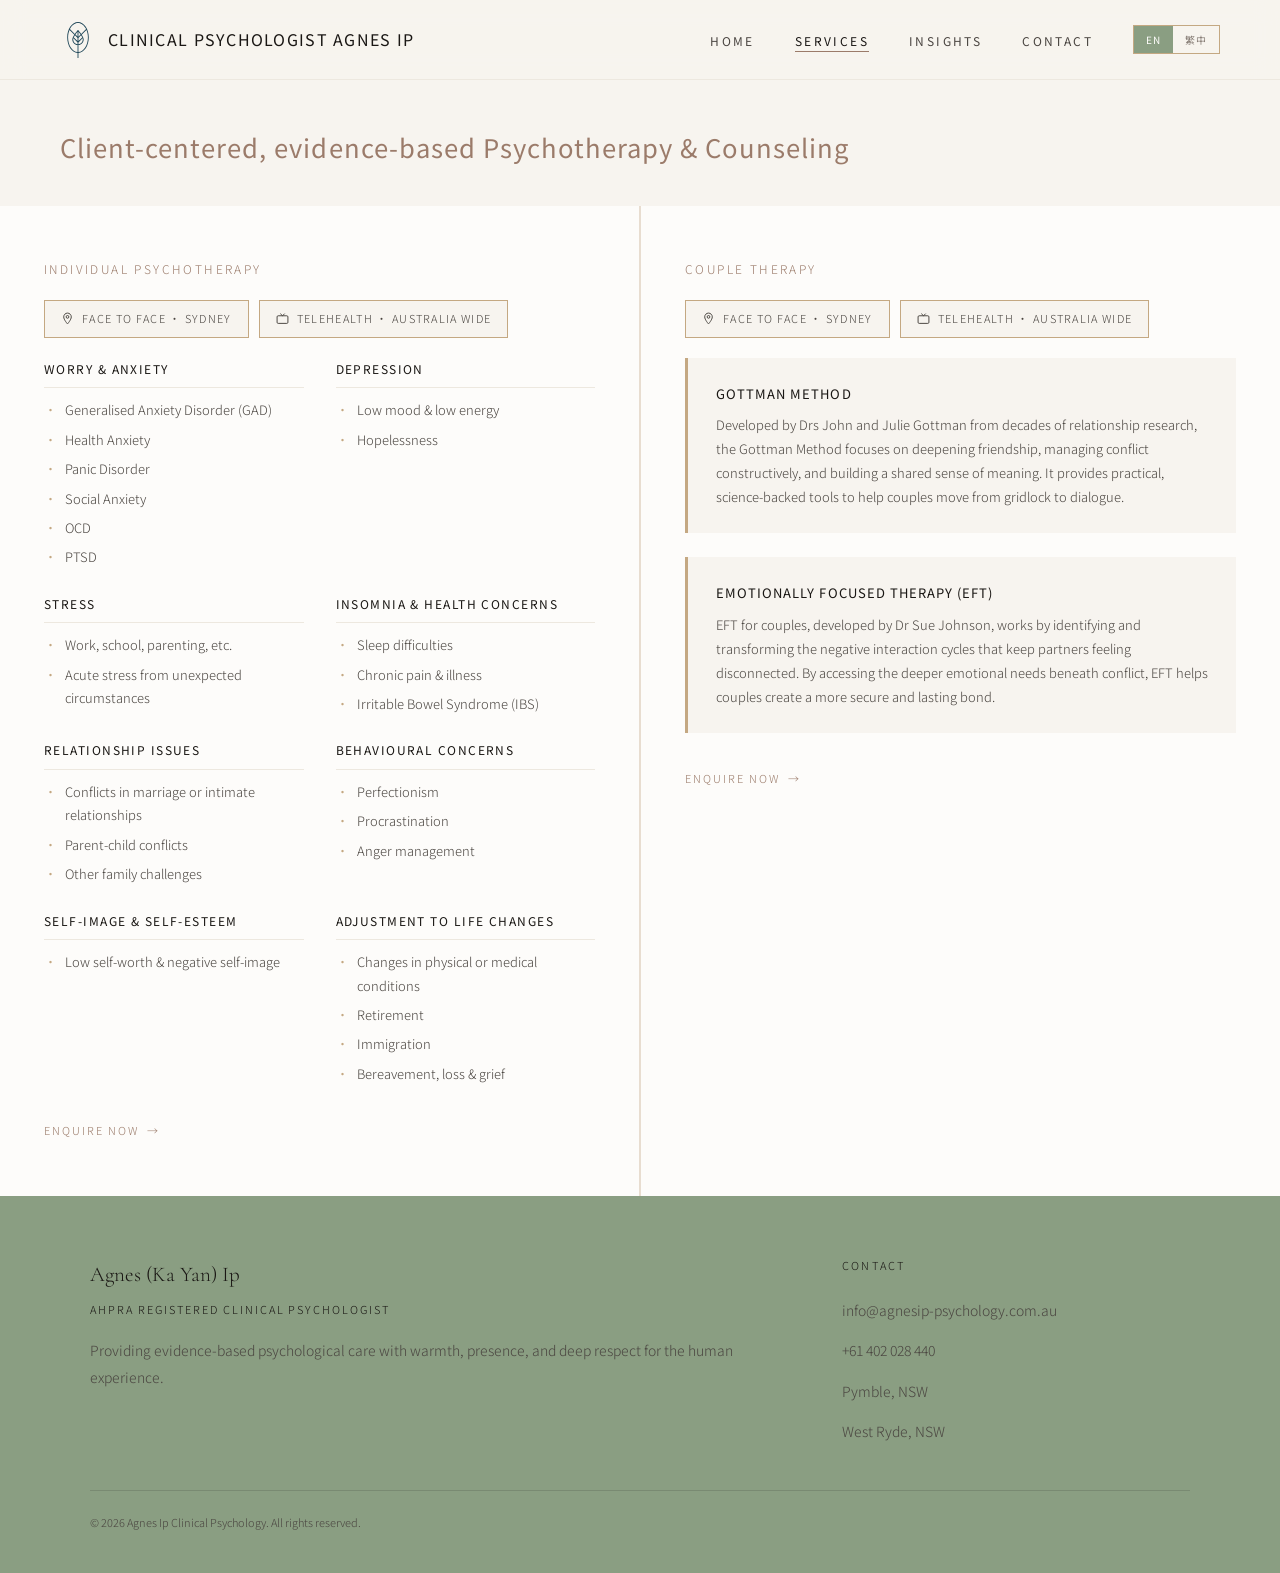
<file: services/index.html>
<!DOCTYPE html>
<html lang="en">
<head>
<meta charset="UTF-8">
<meta name="viewport" content="width=device-width, initial-scale=1.0">

<title>Psychology Services Sydney | Couple Therapy, Anxiety, Trauma | Agnes Ip Clinical Psychology</title>
<meta name="description" content="Clinical psychology services in Pymble & West Ryde, Sydney. Specialising in couple therapy, relationship counselling, anxiety, depression, trauma (EMDR), and Chinese-speaking psychotherapy in Cantonese & Mandarin. Medicare rebates available.">
<meta name="keywords" content="couple therapy Sydney, couples counselling Pymble, relationship therapy Sydney, relationship counselling West Ryde, anxiety treatment Sydney, depression therapy Sydney, trauma EMDR Sydney, Chinese speaking therapy Sydney, individual therapy Pymble, telehealth psychologist Australia, CBT Sydney, ACT therapy NSW, schema therapy Sydney, Medicare psychology Sydney">
<meta name="author" content="Agnes Ip Clinical Psychology">
<meta name="robots" content="index, follow">
<link rel="canonical" href="https://www.agnesip-psychology.com.au/services/">
<meta name="geo.region" content="AU-NSW">
<meta property="og:type" content="website">
<meta property="og:url" content="https://www.agnesip-psychology.com.au/services/">
<meta property="og:title" content="Psychology Services | Couple Therapy, Anxiety & Trauma | Agnes Ip Sydney">
<meta property="og:description" content="Evidence-based psychology services in Pymble & West Ryde, Sydney. Couple therapy, anxiety, depression, trauma. Chinese-speaking sessions available. Medicare rebates.">
<meta property="og:locale" content="en_AU">
<meta property="og:locale:alternate" content="zh_TW">
<meta property="og:site_name" content="Agnes Ip Clinical Psychology">
<meta name="twitter:card" content="summary">
<meta name="twitter:title" content="Psychology Services | Agnes Ip Clinical Psychology Sydney">
<meta name="twitter:description" content="Couple therapy, anxiety, depression, trauma treatment in Pymble & West Ryde. Chinese-speaking psychologist. Medicare rebates available.">

<script type="application/ld+json">
{
  "@context": "https://schema.org",
  "@type": "MedicalBusiness",
  "name": "Agnes Ip Clinical Psychology",
  "url": "https://www.agnesip-psychology.com.au",
  "telephone": "+61402028440",
  "email": "info@agnesip-psychology.com.au",
  "address": [
    { "@type": "PostalAddress", "addressLocality": "Pymble", "addressRegion": "NSW", "postalCode": "2073", "addressCountry": "AU" },
    { "@type": "PostalAddress", "addressLocality": "West Ryde", "addressRegion": "NSW", "postalCode": "2114", "addressCountry": "AU" }
  ],
  "hasOfferCatalog": {
    "@type": "OfferCatalog",
    "name": "Psychological Services",
    "itemListElement": [
      { "@type": "Offer", "itemOffered": { "@type": "Service", "name": "Individual Therapy", "description": "One-on-one psychological support using CBT, ACT, Schema Therapy, and mindfulness-based approaches in Pymble and West Ryde, Sydney." } },
      { "@type": "Offer", "itemOffered": { "@type": "Service", "name": "Couple Therapy & Relationship Counselling", "description": "Evidence-based couples therapy and relationship counselling at Pymble and West Ryde, Sydney. Also available via telehealth." } },
      { "@type": "Offer", "itemOffered": { "@type": "Service", "name": "Anxiety & Panic Treatment", "description": "CBT and ACT-based therapy for generalised anxiety, social anxiety, panic disorder, and OCD in Sydney." } },
      { "@type": "Offer", "itemOffered": { "@type": "Service", "name": "Depression & Low Mood Treatment", "description": "Psychological support for depression, burnout, grief, and life transitions in Pymble and West Ryde." } },
      { "@type": "Offer", "itemOffered": { "@type": "Service", "name": "Trauma Therapy & EMDR", "description": "Trauma-informed therapy including EMDR for PTSD and complex trauma in Sydney." } },
      { "@type": "Offer", "itemOffered": { "@type": "Service", "name": "Chinese-Speaking Psychology", "description": "Psychological therapy in Cantonese and Mandarin for Chinese-speaking clients in Sydney and across Australia." } },
      { "@type": "Offer", "itemOffered": { "@type": "Service", "name": "Telehealth Psychology", "description": "Online psychological therapy via secure video platform, available to clients across Australia." } }
    ]
  }
}
</script>

<link rel="preconnect" href="https://fonts.googleapis.com">
<link rel="preconnect" href="https://fonts.gstatic.com" crossorigin>
<link href="https://fonts.googleapis.com/css2?family=Cormorant+Garamond:ital,wght@0,300;0,400;0,500;1,300;1,400&family=Noto+Sans+TC:wght@300;400&display=swap" rel="stylesheet">
<link rel="stylesheet" href="../shared.css">
<style>
  /* Override services hero to use default parchment background */
  .services-hero { background: var(--parchment) !important; color: var(--ink) !important; }
  .services-hero h1 { color: var(--ink) !important; }
  .services-hero h1 em { color: var(--accent) !important; }
  .services-hero p { color: var(--ink-soft) !important; }
  .services-hero .eyebrow { color: var(--ink-soft) !important; }
  /* Hero heading matches home page hero-label style */
  .services-hero h2 { font-family: var(--sans); font-size: clamp(18px,2vw,26px); font-weight: 400; line-height: 1.5; letter-spacing: 0.04em; color: var(--accent); }
</style>
</head>
<body>

<nav id="main-nav">
  <a class="nav-brand" href="/">
    <img src="../logo.svg" alt="Agnes Ip Clinical Psychology" class="nav-brand-logo"><span class="nav-brand-name">Clinical Psychologist Agnes Ip</span>
  </a>
  <div class="nav-right">
    <ul class="nav-links">
      <li><a href="/" data-en="Home" data-tc="主頁">Home</a></li>
      <li><a href="/services/" class="active" data-en="Services" data-tc="服務">Services</a></li>
      <li><a href="/blog/" data-en="Insights" data-tc="文章">Insights</a></li>
      <li><a href="/contact/" data-en="Contact" data-tc="聯絡">Contact</a></li>
    </ul>
    <div class="lang-toggle">
      <button class="lang-btn active" id="btn-en" onclick="setLang('en')">EN</button>
      <button class="lang-btn" id="btn-tc" onclick="setLang('tc')">繁中</button>
    </div>
  </div>
  <button class="hamburger" id="hamburger" onclick="toggleMobileMenu()" aria-label="Menu">
    <span></span><span></span><span></span>
  </button>
</nav>

<div class="mobile-menu" id="mobile-menu">
  <a href="/" data-en="Home" data-tc="主頁">Home</a>
  <a href="/services/" class="active" data-en="Services" data-tc="服務">Services</a>
  <a href="/blog/" data-en="Insights" data-tc="文章">Insights</a>
  <a href="/contact/" data-en="Contact" data-tc="聯絡">Contact</a>
  <div class="mobile-lang">
    <button class="lang-btn active" id="mob-btn-en" onclick="setLang('en')">EN</button>
    <button class="lang-btn" id="mob-btn-tc" onclick="setLang('tc')">繁中</button>
  </div>
</div>

<div class="services-hero" style="padding-bottom:40px;padding-left:0;padding-right:0;">
  <div class="services-hero-inner" style="padding-top:48px;padding-left:60px;padding-right:60px;max-width:none;margin:0;">
    <h2>
      <span data-en="Client-centered, evidence-based Psychotherapy & Counseling" data-tc="以人為本、建基於科學實證的心理服務">Client-centered, evidence-based Psychotherapy & Counseling</span>
    </h2>
<!--    <p style="margin-top:16px;" data-en="Whether you're navigating a specific challenge or seeking deeper self-understanding, our services are tailored to meet you exactly where you are." data-tc="無論你正面對特定困難，還是尋求更深的自我了解，我們的服務都能配合你當下的狀態，與你同行。">Whether you're navigating a specific challenge or seeking deeper self-understanding, our services are tailored to meet you exactly where you are.</p>-->
  </div>
</div>

<div class="services-grid">

  <!-- Individual Psychotherapy -->
  <div class="service-card">
    <div class="service-tag" data-en="Individual Psychotherapy" data-tc="個人心理治療">Individual Psychotherapy</div>
    <div style="display:flex;flex-wrap:wrap;gap:10px;margin-bottom:20px;">
      <span style="display:inline-flex;align-items:center;gap:8px;font-size:11px;letter-spacing:0.12em;text-transform:uppercase;border:1px solid var(--clay);padding:8px 16px;color:var(--ink-soft);background:var(--parchment);">
        <svg width="13" height="13" viewBox="0 0 24 24" fill="none" stroke="currentColor" stroke-width="1.8" style="flex-shrink:0;"><path d="M12 2C8.13 2 5 5.13 5 9c0 5.25 7 13 7 13s7-7.75 7-13c0-3.87-3.13-7-7-7z"/><circle cx="12" cy="9" r="2.5"/></svg>
        <span data-en="Face to face · Sydney" data-tc="面對面 · 悉尼">Face to face · Sydney</span>
      </span>
      <span style="display:inline-flex;align-items:center;gap:8px;font-size:11px;letter-spacing:0.12em;text-transform:uppercase;border:1px solid var(--clay);padding:8px 16px;color:var(--ink-soft);background:var(--parchment);">
        <svg width="13" height="13" viewBox="0 0 24 24" fill="none" stroke="currentColor" stroke-width="1.8" style="flex-shrink:0;"><rect x="2" y="7" width="20" height="14" rx="2"/><path d="M16 3l-4 4-4-4"/></svg>
        <span data-en="Telehealth · Australia wide" data-tc="遠程視像 · 全澳洲">Telehealth · Australia wide</span>
      </span>
    </div>

    <div style="display:grid;grid-template-columns:1fr 1fr;gap:24px 32px;margin-bottom:28px;" class="service-subcats">

      <!-- Worry & Anxiety -->
      <div>
        <div style="font-size:12px;letter-spacing:0.12em;text-transform:uppercase;color:var(--ink);font-weight:400;margin-bottom:10px;padding-bottom:8px;border-bottom:1px solid var(--parchment-warm);" data-en="Worry &amp; Anxiety" data-tc="憂慮與焦慮">Worry &amp; Anxiety</div>
        <ul style="list-style:none;display:flex;flex-direction:column;gap:6px;">
          <li style="font-size:13px;color:var(--ink-soft);display:flex;gap:8px;"><span style="color:var(--clay);flex-shrink:0;">·</span><span data-en="Generalised Anxiety Disorder (GAD)" data-tc="廣泛性焦慮症（GAD）">Generalised Anxiety Disorder (GAD)</span></li>
          <li style="font-size:13px;color:var(--ink-soft);display:flex;gap:8px;"><span style="color:var(--clay);flex-shrink:0;">·</span><span data-en="Health Anxiety" data-tc="健康焦慮">Health Anxiety</span></li>
          <li style="font-size:13px;color:var(--ink-soft);display:flex;gap:8px;"><span style="color:var(--clay);flex-shrink:0;">·</span><span data-en="Panic Disorder" data-tc="驚恐症">Panic Disorder</span></li>
          <li style="font-size:13px;color:var(--ink-soft);display:flex;gap:8px;"><span style="color:var(--clay);flex-shrink:0;">·</span><span data-en="Social Anxiety" data-tc="社交焦慮">Social Anxiety</span></li>
          <li style="font-size:13px;color:var(--ink-soft);display:flex;gap:8px;"><span style="color:var(--clay);flex-shrink:0;">·</span><span data-en="OCD" data-tc="強迫症（OCD）">OCD</span></li>
          <li style="font-size:13px;color:var(--ink-soft);display:flex;gap:8px;"><span style="color:var(--clay);flex-shrink:0;">·</span><span data-en="PTSD" data-tc="創傷後壓力症（PTSD）">PTSD</span></li>
        </ul>
      </div>

      <!-- Depression -->
      <div>
        <div style="font-size:12px;letter-spacing:0.12em;text-transform:uppercase;color:var(--ink);font-weight:400;margin-bottom:10px;padding-bottom:8px;border-bottom:1px solid var(--parchment-warm);" data-en="Depression" data-tc="抑鬱">Depression</div>
        <ul style="list-style:none;display:flex;flex-direction:column;gap:6px;">
          <li style="font-size:13px;color:var(--ink-soft);display:flex;gap:8px;"><span style="color:var(--clay);flex-shrink:0;">·</span><span data-en="Low mood &amp; low energy" data-tc="情緒低落與精力不足">Low mood &amp; low energy</span></li>
          <li style="font-size:13px;color:var(--ink-soft);display:flex;gap:8px;"><span style="color:var(--clay);flex-shrink:0;">·</span><span data-en="Hopelessness" data-tc="無望感">Hopelessness</span></li>
        </ul>
      </div>

      <!-- Stress -->
      <div>
        <div style="font-size:12px;letter-spacing:0.12em;text-transform:uppercase;color:var(--ink);font-weight:400;margin-bottom:10px;padding-bottom:8px;border-bottom:1px solid var(--parchment-warm);" data-en="Stress" data-tc="壓力">Stress</div>
        <ul style="list-style:none;display:flex;flex-direction:column;gap:6px;">
          <li style="font-size:13px;color:var(--ink-soft);display:flex;gap:8px;"><span style="color:var(--clay);flex-shrink:0;">·</span><span data-en="Work, school, parenting, etc." data-tc="工作、學業、育兒等">Work, school, parenting, etc.</span></li>
          <li style="font-size:13px;color:var(--ink-soft);display:flex;gap:8px;"><span style="color:var(--clay);flex-shrink:0;">·</span><span data-en="Acute stress from unexpected circumstances" data-tc="突發事件引起的急性壓力">Acute stress from unexpected circumstances</span></li>
        </ul>
      </div>

      <!-- Insomnia & Health -->
      <div>
        <div style="font-size:12px;letter-spacing:0.12em;text-transform:uppercase;color:var(--ink);font-weight:400;margin-bottom:10px;padding-bottom:8px;border-bottom:1px solid var(--parchment-warm);" data-en="Insomnia &amp; Health Concerns" data-tc="失眠與健康問題">Insomnia &amp; Health Concerns</div>
        <ul style="list-style:none;display:flex;flex-direction:column;gap:6px;">
          <li style="font-size:13px;color:var(--ink-soft);display:flex;gap:8px;"><span style="color:var(--clay);flex-shrink:0;">·</span><span data-en="Sleep difficulties" data-tc="睡眠困難">Sleep difficulties</span></li>
          <li style="font-size:13px;color:var(--ink-soft);display:flex;gap:8px;"><span style="color:var(--clay);flex-shrink:0;">·</span><span data-en="Chronic pain &amp; illness" data-tc="慢性疼痛與疾病">Chronic pain &amp; illness</span></li>
          <li style="font-size:13px;color:var(--ink-soft);display:flex;gap:8px;"><span style="color:var(--clay);flex-shrink:0;">·</span><span data-en="Irritable Bowel Syndrome (IBS)" data-tc="腸易激綜合症（IBS）">Irritable Bowel Syndrome (IBS)</span></li>
        </ul>
      </div>

      <!-- Relationship Issues -->
      <div>
        <div style="font-size:12px;letter-spacing:0.12em;text-transform:uppercase;color:var(--ink);font-weight:400;margin-bottom:10px;padding-bottom:8px;border-bottom:1px solid var(--parchment-warm);" data-en="Relationship Issues" data-tc="人際關係問題">Relationship Issues</div>
        <ul style="list-style:none;display:flex;flex-direction:column;gap:6px;">
          <li style="font-size:13px;color:var(--ink-soft);display:flex;gap:8px;"><span style="color:var(--clay);flex-shrink:0;">·</span><span data-en="Conflicts in marriage or intimate relationships" data-tc="婚姻或親密關係衝突">Conflicts in marriage or intimate relationships</span></li>
          <li style="font-size:13px;color:var(--ink-soft);display:flex;gap:8px;"><span style="color:var(--clay);flex-shrink:0;">·</span><span data-en="Parent-child conflicts" data-tc="親子衝突">Parent-child conflicts</span></li>
          <li style="font-size:13px;color:var(--ink-soft);display:flex;gap:8px;"><span style="color:var(--clay);flex-shrink:0;">·</span><span data-en="Other family challenges" data-tc="其他家庭挑戰">Other family challenges</span></li>
        </ul>
      </div>

      <!-- Behavioural Concerns -->
      <div>
        <div style="font-size:12px;letter-spacing:0.12em;text-transform:uppercase;color:var(--ink);font-weight:400;margin-bottom:10px;padding-bottom:8px;border-bottom:1px solid var(--parchment-warm);" data-en="Behavioural Concerns" data-tc="行為問題">Behavioural Concerns</div>
        <ul style="list-style:none;display:flex;flex-direction:column;gap:6px;">
          <li style="font-size:13px;color:var(--ink-soft);display:flex;gap:8px;"><span style="color:var(--clay);flex-shrink:0;">·</span><span data-en="Perfectionism" data-tc="完美主義">Perfectionism</span></li>
          <li style="font-size:13px;color:var(--ink-soft);display:flex;gap:8px;"><span style="color:var(--clay);flex-shrink:0;">·</span><span data-en="Procrastination" data-tc="拖延">Procrastination</span></li>
          <li style="font-size:13px;color:var(--ink-soft);display:flex;gap:8px;"><span style="color:var(--clay);flex-shrink:0;">·</span><span data-en="Anger management" data-tc="憤怒管理">Anger management</span></li>
        </ul>
      </div>

      <!-- Self-image -->
      <div>
        <div style="font-size:12px;letter-spacing:0.12em;text-transform:uppercase;color:var(--ink);font-weight:400;margin-bottom:10px;padding-bottom:8px;border-bottom:1px solid var(--parchment-warm);" data-en="Self-Image &amp; Self-Esteem" data-tc="自我形象與自尊">Self-Image &amp; Self-Esteem</div>
        <ul style="list-style:none;display:flex;flex-direction:column;gap:6px;">
          <li style="font-size:13px;color:var(--ink-soft);display:flex;gap:8px;"><span style="color:var(--clay);flex-shrink:0;">·</span><span data-en="Low self-worth &amp; negative self-image" data-tc="低自我價值與負面自我形象">Low self-worth &amp; negative self-image</span></li>
        </ul>
      </div>

      <!-- Life Changes -->
      <div>
        <div style="font-size:12px;letter-spacing:0.12em;text-transform:uppercase;color:var(--ink);font-weight:400;margin-bottom:10px;padding-bottom:8px;border-bottom:1px solid var(--parchment-warm);" data-en="Adjustment to Life Changes" data-tc="適應人生轉變">Adjustment to Life Changes</div>
        <ul style="list-style:none;display:flex;flex-direction:column;gap:6px;">
          <li style="font-size:13px;color:var(--ink-soft);display:flex;gap:8px;"><span style="color:var(--clay);flex-shrink:0;">·</span><span data-en="Changes in physical or medical conditions" data-tc="身體或醫療狀況的轉變">Changes in physical or medical conditions</span></li>
          <li style="font-size:13px;color:var(--ink-soft);display:flex;gap:8px;"><span style="color:var(--clay);flex-shrink:0;">·</span><span data-en="Retirement" data-tc="退休">Retirement</span></li>
          <li style="font-size:13px;color:var(--ink-soft);display:flex;gap:8px;"><span style="color:var(--clay);flex-shrink:0;">·</span><span data-en="Immigration" data-tc="移民">Immigration</span></li>
          <li style="font-size:13px;color:var(--ink-soft);display:flex;gap:8px;"><span style="color:var(--clay);flex-shrink:0;">·</span><span data-en="Bereavement, loss &amp; grief" data-tc="喪親、失落與哀傷">Bereavement, loss &amp; grief</span></li>
        </ul>
      </div>

    </div><!-- end subcats grid -->

    <a class="service-link" href="/contact/" data-en="Enquire now" data-tc="立即查詢">Enquire now</a>
  </div>

  <!-- Couple Therapy -->
  <div class="service-card">
    <div class="service-tag" data-en="Couple Therapy" data-tc="伴侶治療">Couple Therapy</div>
    <div style="display:flex;flex-wrap:wrap;gap:10px;margin-bottom:20px;">
      <span style="display:inline-flex;align-items:center;gap:8px;font-size:11px;letter-spacing:0.12em;text-transform:uppercase;border:1px solid var(--clay);padding:8px 16px;color:var(--ink-soft);background:var(--parchment);">
        <svg width="13" height="13" viewBox="0 0 24 24" fill="none" stroke="currentColor" stroke-width="1.8" style="flex-shrink:0;"><path d="M12 2C8.13 2 5 5.13 5 9c0 5.25 7 13 7 13s7-7.75 7-13c0-3.87-3.13-7-7-7z"/><circle cx="12" cy="9" r="2.5"/></svg>
        <span data-en="Face to face · Sydney" data-tc="面對面 · 悉尼">Face to face · Sydney</span>
      </span>
      <span style="display:inline-flex;align-items:center;gap:8px;font-size:11px;letter-spacing:0.12em;text-transform:uppercase;border:1px solid var(--clay);padding:8px 16px;color:var(--ink-soft);background:var(--parchment);">
        <svg width="13" height="13" viewBox="0 0 24 24" fill="none" stroke="currentColor" stroke-width="1.8" style="flex-shrink:0;"><rect x="2" y="7" width="20" height="14" rx="2"/><path d="M16 3l-4 4-4-4"/></svg>
        <span data-en="Telehealth · Australia wide" data-tc="遠程視像 · 全澳洲">Telehealth · Australia wide</span>
      </span>
    </div>

    <div style="display:flex;flex-direction:column;gap:24px;margin-bottom:28px;">

      <!-- Gottman -->
      <div style="padding:24px 28px;background:var(--parchment);border-left:3px solid var(--clay);">
        <div style="font-size:13px;letter-spacing:0.08em;text-transform:uppercase;color:var(--ink);font-weight:400;margin-bottom:8px;" data-en="Gottman Method" data-tc="戈特曼療法">Gottman Method</div>
        <p style="font-size:13px;color:var(--ink-soft);line-height:1.85;" data-en="Developed by Drs John and Julie Gottman from decades of relationship research, the Gottman Method focuses on deepening friendship, managing conflict constructively, and building a shared sense of meaning. It provides practical, science-backed tools to help couples move from gridlock to dialogue." data-tc="由 John 及 Julie Gottman 博士經數十年關係研究所發展，戈特曼療法專注於深化友誼、建設性地處理衝突，以及建立共同的人生意義。它提供實用、有科學依據的工具，協助伴侶從僵局走向對話。">Developed by Drs John and Julie Gottman from decades of relationship research, the Gottman Method focuses on deepening friendship, managing conflict constructively, and building a shared sense of meaning. It provides practical, science-backed tools to help couples move from gridlock to dialogue.</p>
      </div>

      <!-- EFT -->
      <div style="padding:24px 28px;background:var(--parchment);border-left:3px solid var(--clay);">
        <div style="font-size:13px;letter-spacing:0.08em;text-transform:uppercase;color:var(--ink);font-weight:400;margin-bottom:8px;" data-en="Emotionally Focused Therapy (EFT)" data-tc="情緒聚焦治療（EFT）">Emotionally Focused Therapy (EFT)</div>
        <p style="font-size:13px;color:var(--ink-soft);line-height:1.85;" data-en="EFT for couples, developed by Dr Sue Johnson, works by identifying and transforming the negative interaction cycles that keep partners feeling disconnected. By accessing the deeper emotional needs beneath conflict, EFT helps couples create a more secure and lasting bond." data-tc="由 Sue Johnson 博士發展的伴侶情緒聚焦治療，透過識別並轉化令伴侶感到疏離的負面互動循環，深入探索衝突背後更深層的情感需求，協助伴侶建立更安全、更持久的連結。">EFT for couples, developed by Dr Sue Johnson, works by identifying and transforming the negative interaction cycles that keep partners feeling disconnected. By accessing the deeper emotional needs beneath conflict, EFT helps couples create a more secure and lasting bond.</p>
      </div>

    </div>

    <a class="service-link" href="/contact/" data-en="Enquire now" data-tc="立即查詢">Enquire now</a>
  </div>

</div>
<style>
  /* Make service cards full width when stacked - they're now 2 substantial cards */
  .services-grid { grid-template-columns: 1fr 1fr; }
  @media (max-width: 900px) {
    .services-grid { grid-template-columns: 1fr; }
    .service-subcats { grid-template-columns: 1fr !important; }
  }
</style>

<footer>
  <div class="footer-inner" style="grid-template-columns:2fr 1fr;">
    <div>
      <div class="footer-brand-name">Agnes (Ka Yan) Ip</div>
      <div class="footer-brand-sub" data-en="AHPRA Registered Clinical Psychologist" data-tc="AHPRA 註冊臨床心理學家">AHPRA Registered Clinical Psychologist</div>
      <p class="footer-brand-desc" data-en="Providing evidence-based psychological care with warmth, presence, and deep respect for the human experience." data-tc="以溫暖、當下與深度尊重，提供實證為本的心理服務。">Providing evidence-based psychological care with warmth, presence, and deep respect for the human experience.</p>
    </div>
    <div>
      <div class="footer-col-title" data-en="Contact" data-tc="聯絡">Contact</div>
      <ul class="footer-links">
        <li><a href="mailto:info@agnesip-psychology.com.au">info@agnesip-psychology.com.au</a></li>
        <li><a href="tel:+61402028440">+61 402 028 440</a></li>
        <li><a data-en="Pymble, NSW" data-tc="新南威爾士州 Pymble">Pymble, NSW</a></li>
        <li><a data-en="West Ryde, NSW" data-tc="新南威爾士州 West Ryde">West Ryde, NSW</a></li>
      </ul>
    </div>
  </div>
  <div class="footer-bottom">
    <span data-en="© 2026 Agnes Ip Clinical Psychology. All rights reserved." data-tc="© 2026 Agnes Ip 臨床心理學。版權所有。">© 2026 Agnes Ip Clinical Psychology. All rights reserved.</span>
  </div>
</footer>

<script src="../shared.js"></script>
</body>
</html>
</file>
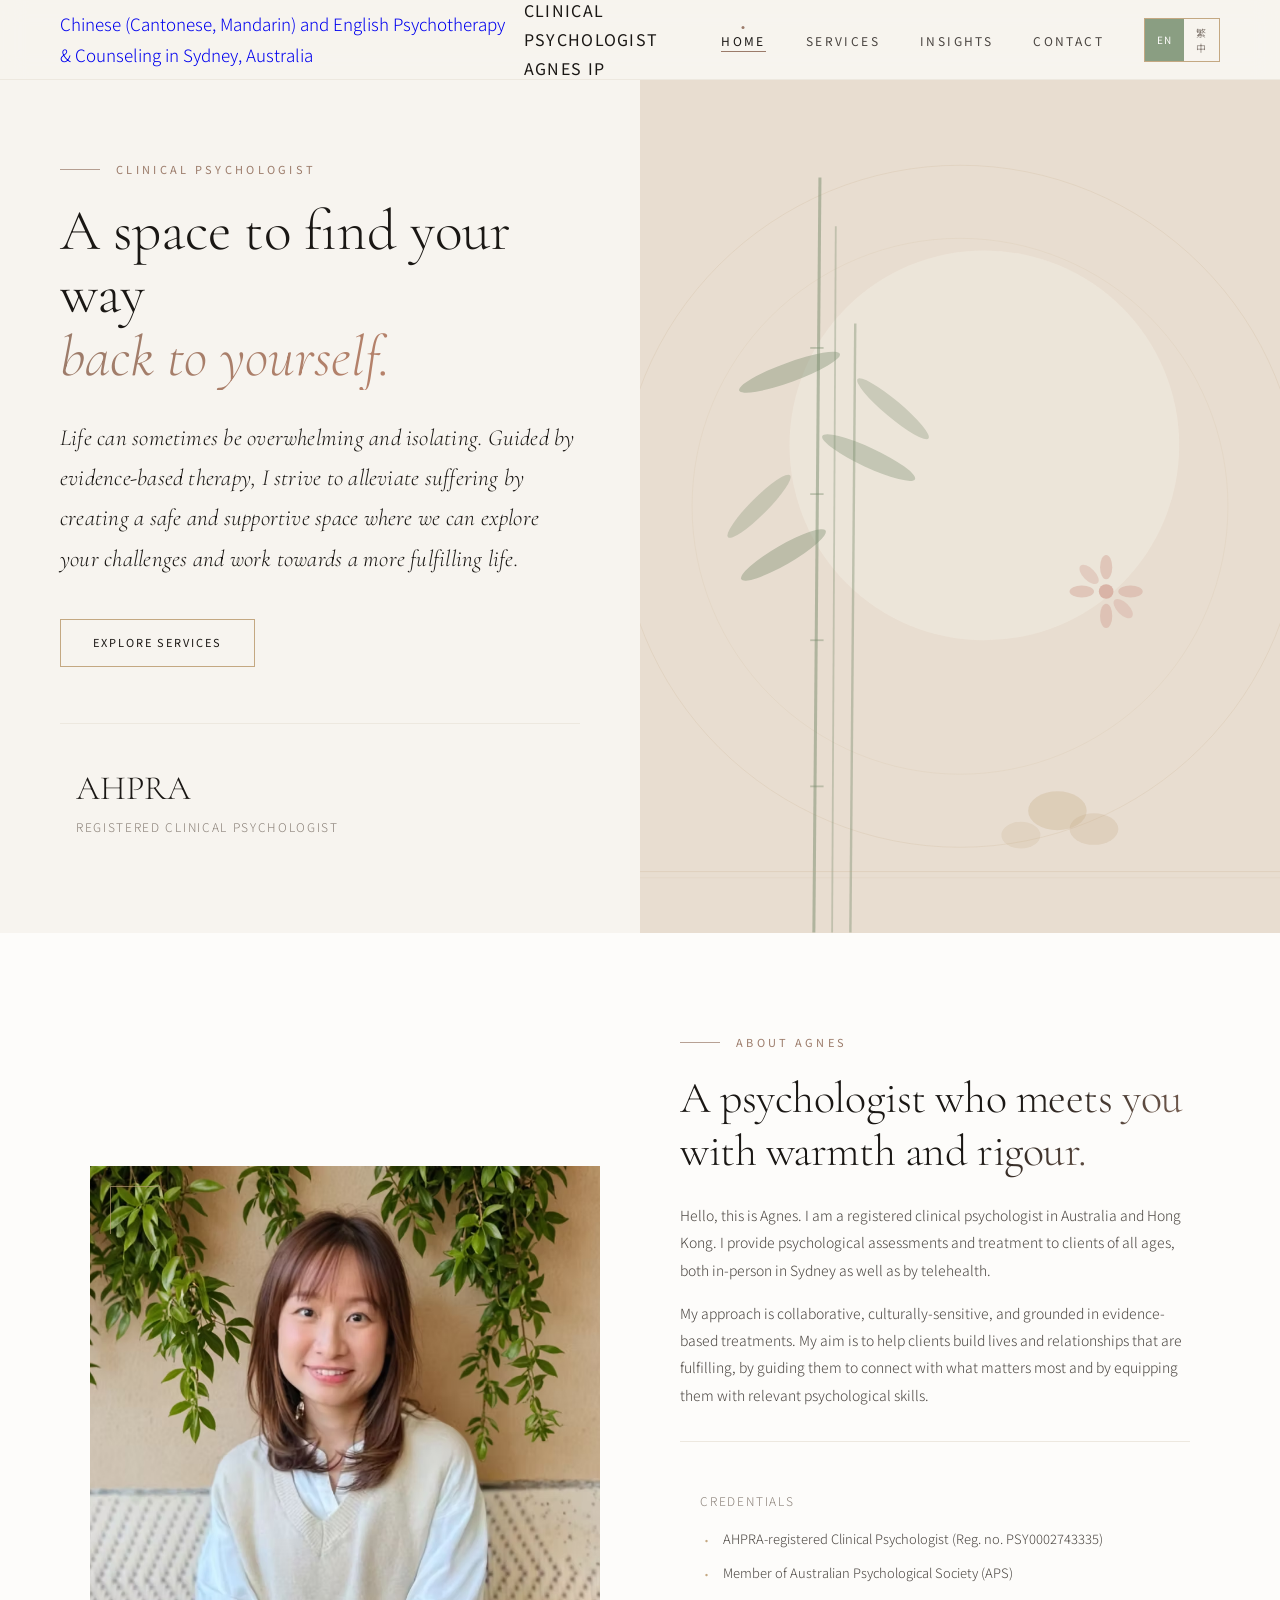
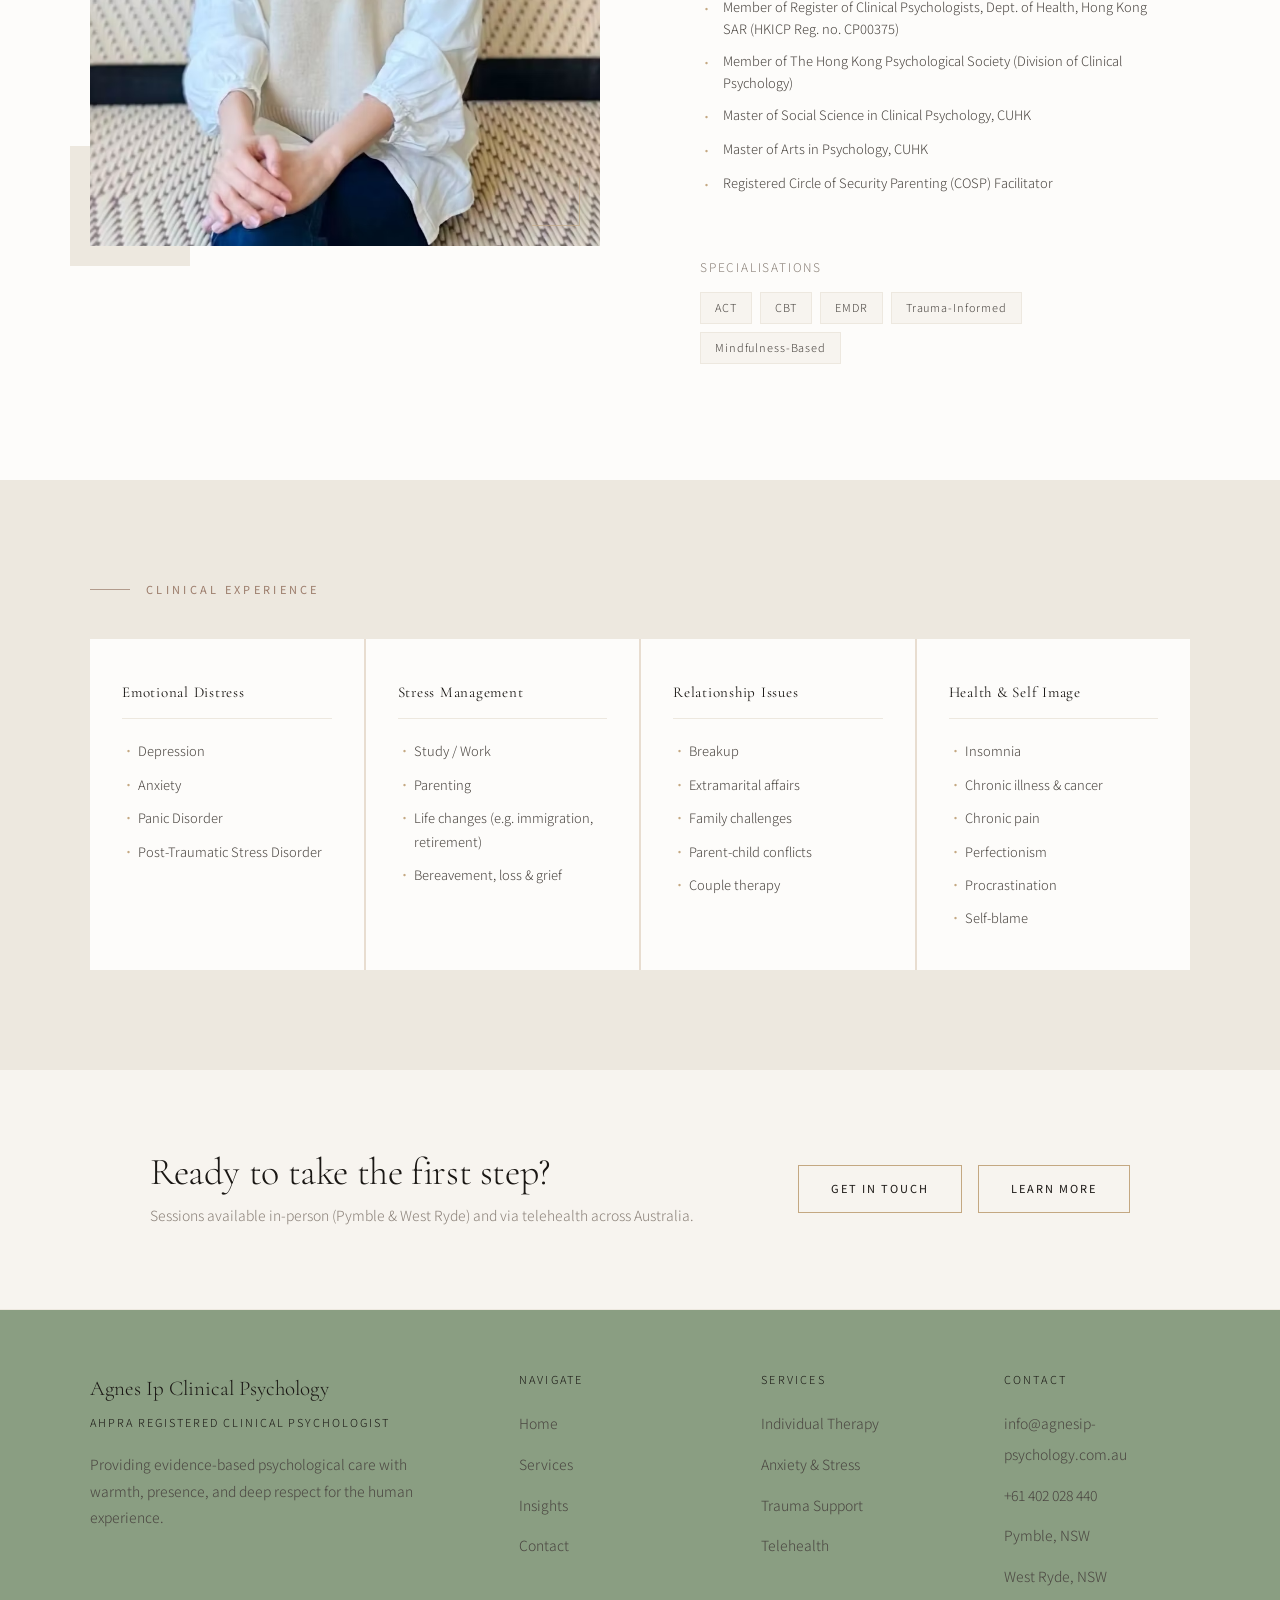
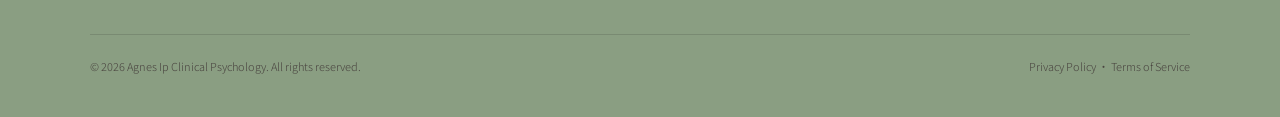
<file: index_pre_enlarge_font.html>
<!DOCTYPE html>
<html lang="en">
<head>
<meta charset="UTF-8">
<meta name="viewport" content="width=device-width, initial-scale=1.0">

<title>Agnes Ip Clinical Psychology | Chinese-Speaking Psychologist Sydney | Pymble & West Ryde</title>
<meta name="description" content="Agnes Ip is a registered clinical psychologist in Pymble and West Ryde, Sydney. Chinese-speaking psychologist (Cantonese & Mandarin) specialising in anxiety, depression, trauma, relationship difficulties, and couple therapy. Medicare rebates available. 中文心理諮詢服務。">
<meta name="keywords" content="clinical psychologist Sydney, psychologist Pymble, psychologist West Ryde, Chinese speaking psychologist Sydney, Cantonese psychologist Sydney, Mandarin psychologist Sydney, 心理學家 悉尼, 臨床心理學家, couple therapy Sydney, relationship counselling Sydney, anxiety therapy Sydney, depression psychologist Sydney, trauma psychologist NSW, telehealth psychologist Australia, AHPRA registered psychologist, Medicare psychologist Sydney">
<meta name="author" content="Agnes Ip Clinical Psychology">
<meta name="robots" content="index, follow">
<meta name="language" content="English, Traditional Chinese">
<link rel="canonical" href="https://www.agnesip-psychology.com.au/">
<meta name="geo.region" content="AU-NSW">
<meta name="geo.placename" content="Pymble, West Ryde, Sydney, New South Wales, Australia">
<meta name="geo.position" content="-33.7500;151.1439">
<meta name="ICBM" content="-33.7500, 151.1439">
<meta property="og:type" content="website">
<meta property="og:url" content="https://www.agnesip-psychology.com.au/">
<meta property="og:title" content="Agnes Ip Clinical Psychology | Chinese-Speaking Psychologist, Sydney">
<meta property="og:description" content="Registered clinical psychologist in Pymble & West Ryde, Sydney. Chinese-speaking (Cantonese & Mandarin). Anxiety, depression, trauma, couple therapy. Medicare rebates. 提供中文心理諮詢服務。">
<meta property="og:locale" content="en_AU">
<meta property="og:locale:alternate" content="zh_TW">
<meta property="og:site_name" content="Agnes Ip Clinical Psychology">
<meta name="twitter:card" content="summary">
<meta name="twitter:title" content="Agnes Ip Clinical Psychology | Sydney">
<meta name="twitter:description" content="Chinese-speaking clinical psychologist in Pymble & West Ryde, Sydney. Anxiety, depression, trauma, couple therapy. Telehealth across Australia.">

<script type="application/ld+json">
{
  "@context": "https://schema.org",
  "@type": "MedicalBusiness",
  "name": "Agnes Ip Clinical Psychology",
  "alternateName": "臨床心理學家葉家恩",
  "description": "Registered clinical psychologist offering evidence-based therapy in Pymble and West Ryde, Sydney. Chinese-speaking psychologist specialising in anxiety, depression, trauma, relationship difficulties, and couple therapy. Telehealth available across Australia.",
  "url": "https://www.agnesip-psychology.com.au",
  "telephone": "+61402028440",
  "email": "info@agnesip-psychology.com.au",
  "medicalSpecialty": "Clinical Psychology",
  "priceRange": "$$",
  "currenciesAccepted": "AUD",
  "paymentAccepted": "Medicare, Private Health Insurance, Credit Card",
  "availableLanguage": ["English", "Cantonese", "Mandarin"],
  "areaServed": [
    { "@type": "City", "name": "Sydney" },
    { "@type": "State", "name": "New South Wales" },
    { "@type": "Country", "name": "Australia" }
  ],
  "address": [
    { "@type": "PostalAddress", "addressLocality": "Pymble", "addressRegion": "NSW", "postalCode": "2073", "addressCountry": "AU" },
    { "@type": "PostalAddress", "addressLocality": "West Ryde", "addressRegion": "NSW", "postalCode": "2114", "addressCountry": "AU" }
  ],
  "founder": {
    "@type": "Person",
    "name": "Agnes Ip",
    "jobTitle": "Registered Clinical Psychologist",
    "hasCredential": [
      { "@type": "EducationalOccupationalCredential", "credentialCategory": "degree", "name": "Master of Psychology (Clinical)" },
      { "@type": "EducationalOccupationalCredential", "credentialCategory": "registration", "name": "AHPRA Registered Clinical Psychologist" },
      { "@type": "EducationalOccupationalCredential", "credentialCategory": "membership", "name": "Australian Psychological Society (APS) Member" }
    ],
    "knowsLanguage": ["English", "Cantonese", "Mandarin"]
  },
  "sameAs": ["https://www.agnesip-psychology.com.au"]
}
</script>

<script type="application/ld+json">
{
  "@context": "https://schema.org",
  "@type": "FAQPage",
  "mainEntity": [
    { "@type": "Question", "name": "Do you offer Chinese-language psychology sessions?", "acceptedAnswer": { "@type": "Answer", "text": "Yes. Agnes Ip offers psychological therapy in Cantonese and Mandarin, in addition to English. Sessions available in Pymble and West Ryde, Sydney, or via telehealth across Australia." } },
    { "@type": "Question", "name": "Do you offer couple therapy and relationship counselling?", "acceptedAnswer": { "@type": "Answer", "text": "Yes. Agnes Ip provides evidence-based couple therapy and relationship counselling at her Pymble and West Ryde practices in Sydney, as well as via telehealth." } },
    { "@type": "Question", "name": "Are Medicare rebates available?", "acceptedAnswer": { "@type": "Answer", "text": "Yes. Medicare rebates are available for clients who have a Mental Health Treatment Plan from their GP. Most private health insurance is also accepted." } },
    { "@type": "Question", "name": "Where are you located?", "acceptedAnswer": { "@type": "Answer", "text": "Agnes Ip Clinical Psychology has two locations in Sydney: Pymble NSW and West Ryde NSW. Telehealth sessions are available for clients across Australia." } }
  ]
}
</script>

<link rel="preconnect" href="https://fonts.googleapis.com">
<link rel="preconnect" href="https://fonts.gstatic.com" crossorigin>
<link href="https://fonts.googleapis.com/css2?family=Cormorant+Garamond:ital,wght@0,300;0,400;0,500;1,300;1,400&family=Noto+Sans+TC:wght@300;400&display=swap" rel="stylesheet">
<link rel="stylesheet" href="shared.css">
<style>
  /* ── SECTION TITLE ENHANCEMENTS ── */
  .eyebrow {
    font-size: 11px;
    letter-spacing: 0.3em;
    font-weight: 400;
    color: var(--accent);
    opacity: 1;
  }
  .eyebrow::before {
    width: 40px;
    background: var(--accent);
    opacity: 0.7;
  }

  /* About section heading */
  .about-grid h2 {
    font-size: 44px !important;
    letter-spacing: -0.01em;
    background: linear-gradient(135deg, var(--ink) 60%, var(--accent));
    -webkit-background-clip: text;
    -webkit-text-fill-color: transparent;
    background-clip: text;
  }

  /* Hero h1 shimmer on em */
  .hero-h1 em {
    background: linear-gradient(120deg, var(--accent), #c4856a, var(--accent));
    background-size: 200% auto;
    -webkit-background-clip: text;
    -webkit-text-fill-color: transparent;
    background-clip: text;
    animation: shimmer 4s linear infinite;
  }
  @keyframes shimmer {
    0% { background-position: 0% center; }
    100% { background-position: 200% center; }
  }

  /* CTA band heading */
  .cta-band-text h2 {
    font-size: 38px !important;
    letter-spacing: -0.01em;
    color: var(--ink);
  }

  /* ── SCROLL FADE-IN ── */
  .fade-in {
    opacity: 0;
    transform: translateY(24px);
    transition: opacity 0.7s ease, transform 0.7s ease;
  }
  .fade-in.visible {
    opacity: 1;
    transform: translateY(0);
  }
  .fade-in.delay-1 { transition-delay: 0.1s; }
  .fade-in.delay-2 { transition-delay: 0.2s; }
  .fade-in.delay-3 { transition-delay: 0.3s; }
  .fade-in.delay-4 { transition-delay: 0.4s; }

  /* ── CREDENTIALS ── */
  .about-credentials > div {
    padding: 16px 20px;
    cursor: default;
  }

  /* ── CLINICAL EXPERIENCE card hover ── */
  .exp-card {
    background: var(--white);
    padding: 40px 32px;
    transition: background 0.3s, transform 0.3s, box-shadow 0.3s;
    position: relative;
    overflow: hidden;
  }
  .exp-card::after {
    content: '';
    position: absolute;
    bottom: 0; left: 0;
    width: 0; height: 2px;
    background: var(--accent);
    transition: width 0.4s ease;
  }
  .exp-card:hover {
    background: var(--parchment);
    transform: translateY(-4px);
    box-shadow: 0 12px 32px rgba(61,43,31,0.08);
  }
  .exp-card:hover::after { width: 100%; }

  /* exp card title prominence */
  .exp-card-title {
    font-family: var(--serif);
    font-size: 15px;
    font-weight: 400;
    letter-spacing: 0.05em;
    color: var(--ink);
    margin-bottom: 20px;
    padding-bottom: 12px;
    border-bottom: 1px solid var(--parchment-warm);
  }

  /* exp list item hover */
  .exp-card li {
    font-size: 13px;
    color: var(--ink-soft);
    padding-left: 16px;
    position: relative;
    transition: color 0.2s;
    cursor: default;
  }
  .exp-card li:hover { color: var(--ink); }
  .exp-card li span {
    position: absolute;
    left: 0; top: 0;
    color: var(--clay);
    transition: color 0.2s;
  }
  .exp-card li:hover span { color: var(--accent); }

  /* ── HERO STAT ── */
  .hero-stats > div {
    padding: 12px 16px;
    cursor: default;
  }

  /* ── BTN hover enhancement ── */
  .btn-ghost {
    transition: background 0.25s, color 0.25s, border-color 0.25s;
  }
  .btn-ghost:hover {
    background: var(--accent) !important;
    color: var(--white) !important;
    border-color: var(--accent) !important;
  }

  /* ── NAV link active indicator dot ── */
  .nav-links a.active::before {
    content: '';
    position: absolute;
    top: -6px; left: 50%;
    transform: translateX(-50%);
    width: 3px; height: 3px;
    border-radius: 50%;
    background: var(--accent);
  }
</style>
</head>
<body>

<nav id="main-nav">
  <a class="nav-brand" href="/">
    <span class="nav-brand-sub" data-en="Chinese (Cantonese, Mandarin) and English Psychotherapy & Counseling in Sydney, Australia" data-tc="廣東話, 普通話, 及英語臨床心理服務 (澳洲悉尼)">Chinese (Cantonese, Mandarin) and English Psychotherapy & Counseling in Sydney, Australia</span>
    <span class="nav-brand-name">Clinical Psychologist Agnes Ip</span>
  </a>
  <div class="nav-right">
    <ul class="nav-links">
      <li><a href="/" class="active" data-en="Home" data-tc="主頁">Home</a></li>
      <li><a href="/services/" data-en="Services" data-tc="服務">Services</a></li>
      <li><a href="/insights/" data-en="Insights" data-tc="文章">Insights</a></li>
      <li><a href="/contact/" data-en="Contact" data-tc="聯絡">Contact</a></li>
    </ul>
    <div class="lang-toggle">
      <button class="lang-btn active" id="btn-en" onclick="setLang('en')">EN</button>
      <button class="lang-btn" id="btn-tc" onclick="setLang('tc')">繁中</button>
    </div>
  </div>
  <button class="hamburger" id="hamburger" onclick="toggleMobileMenu()" aria-label="Menu">
    <span></span><span></span><span></span>
  </button>
</nav>

<div class="mobile-menu" id="mobile-menu">
  <a href="/" class="active" data-en="Home" data-tc="主頁">Home</a>
  <a href="/services/" data-en="Services" data-tc="服務">Services</a>
  <a href="/insights/" data-en="Insights" data-tc="文章">Insights</a>
  <a href="/contact/" data-en="Contact" data-tc="聯絡">Contact</a>
  <div class="mobile-lang">
    <button class="lang-btn active" id="mob-btn-en" onclick="setLang('en')">EN</button>
    <button class="lang-btn" id="mob-btn-tc" onclick="setLang('tc')">繁中</button>
  </div>
</div>

<section class="hero">
  <div class="hero-left">
    <div class="eyebrow" data-en="Clinical Psychologist" data-tc="臨床心理學家">Clinical Psychologist</div>
    <h1 class="hero-h1">
      <span data-en="A space to find your way" data-tc="一個讓你重新找回">A space to find your way</span>
      <em data-en="back to yourself." data-tc="自己的空間。">back to yourself.</em>
    </h1>
    <p class="hero-sub" data-en="Life can sometimes be overwhelming and isolating. Guided by evidence-based therapy, I strive to alleviate suffering by creating a safe and supportive space where we can explore your challenges and work towards a more fulfilling life. " data-tc="「我深信每個人都值得被聆聽、被看見 ……透過心理輔導安全的空間，我們不只一同疏理問題，在被聆聽、被明白的過程，也能加深我們對自己的認識和接納，更有能力去活出自己想過的人生。」">Life can sometimes be overwhelming and isolating. Guided by evidence-based therapy, I strive to alleviate suffering by creating a safe and supportive space where we can explore your challenges and work towards a more fulfilling life.</p>
    <div class="hero-btns">
      <a class="btn-ghost" href="/services/" data-en="Explore Services" data-tc="了解服務">Explore Services</a>
    </div>
    <div class="hero-stats">
      <div>
        <span class="hero-stat-num">AHPRA</span>
        <span class="hero-stat-label" data-en="Registered Clinical Psychologist" data-tc="註冊臨床心理學家">Registered Clinical Psychologist</span>
      </div>
    </div>
  </div>
  <div class="hero-right">
    <svg class="hero-art" viewBox="0 0 600 700" xmlns="http://www.w3.org/2000/svg" preserveAspectRatio="xMidYMid slice">
      <rect width="600" height="700" fill="#e8ddd0"/>
      <circle cx="300" cy="350" r="280" fill="none" stroke="#c4a882" stroke-width="0.5" opacity="0.3"/>
      <circle cx="300" cy="350" r="220" fill="none" stroke="#c4a882" stroke-width="0.5" opacity="0.2"/>
      <circle cx="320" cy="300" r="160" fill="#f0ebe0" opacity="0.6"/>
      <line x1="180" y1="700" x2="185" y2="80" stroke="#7a8c6e" stroke-width="2.5" opacity="0.5"/>
      <line x1="195" y1="700" x2="198" y2="120" stroke="#7a8c6e" stroke-width="1.5" opacity="0.35"/>
      <line x1="210" y1="700" x2="214" y2="200" stroke="#7a8c6e" stroke-width="2" opacity="0.4"/>
      <line x1="177" y1="580" x2="188" y2="580" stroke="#7a8c6e" stroke-width="1.5" opacity="0.4"/>
      <line x1="177" y1="460" x2="188" y2="460" stroke="#7a8c6e" stroke-width="1.5" opacity="0.4"/>
      <line x1="177" y1="340" x2="188" y2="340" stroke="#7a8c6e" stroke-width="1.5" opacity="0.4"/>
      <line x1="177" y1="220" x2="188" y2="220" stroke="#7a8c6e" stroke-width="1.5" opacity="0.4"/>
      <ellipse cx="155" cy="390" rx="40" ry="8" fill="#7a8c6e" opacity="0.4" transform="rotate(-30 155 390)"/>
      <ellipse cx="135" cy="350" rx="36" ry="7" fill="#7a8c6e" opacity="0.3" transform="rotate(-45 135 350)"/>
      <ellipse cx="225" cy="310" rx="42" ry="8" fill="#7a8c6e" opacity="0.35" transform="rotate(25 225 310)"/>
      <ellipse cx="245" cy="270" rx="38" ry="7" fill="#7a8c6e" opacity="0.3" transform="rotate(40 245 270)"/>
      <ellipse cx="160" cy="240" rx="44" ry="8" fill="#7a8c6e" opacity="0.4" transform="rotate(-20 160 240)"/>
      <circle cx="420" cy="420" r="6" fill="#d4a89a" opacity="0.8"/>
      <ellipse cx="420" cy="400" rx="5" ry="10" fill="#d4a89a" opacity="0.5"/>
      <ellipse cx="420" cy="440" rx="5" ry="10" fill="#d4a89a" opacity="0.5"/>
      <ellipse cx="400" cy="420" rx="10" ry="5" fill="#d4a89a" opacity="0.5"/>
      <ellipse cx="440" cy="420" rx="10" ry="5" fill="#d4a89a" opacity="0.5"/>
      <ellipse cx="406" cy="406" rx="5" ry="10" fill="#d4a89a" opacity="0.4" transform="rotate(-45 406 406)"/>
      <ellipse cx="434" cy="434" rx="5" ry="10" fill="#d4a89a" opacity="0.4" transform="rotate(-45 434 434)"/>
      <ellipse cx="380" cy="600" rx="24" ry="16" fill="#c4a882" opacity="0.3"/>
      <ellipse cx="350" cy="620" rx="16" ry="11" fill="#c4a882" opacity="0.2"/>
      <ellipse cx="410" cy="615" rx="20" ry="13" fill="#c4a882" opacity="0.25"/>
      <line x1="0" y1="650" x2="600" y2="650" stroke="#c4a882" stroke-width="0.5" opacity="0.4"/>
      <line x1="0" y1="655" x2="600" y2="655" stroke="#c4a882" stroke-width="0.3" opacity="0.25"/>
    </svg>
  </div>
</section>

<div class="about-section fade-in">
  <div class="about-grid">
    <div class="about-photo">
      <div class="about-photo-frame">
        <div class="about-corner tl"></div>
        <div class="about-corner br"></div>
        <img src="Agnes_Portrait_web.avif" alt="Agnes Ip, Registered Clinical Psychologist Sydney" style="width:100%;height:100%;object-fit:cover;object-position:center top;">
      </div>
      <div class="about-photo-bg"></div>
    </div>
    <div>
      <div class="eyebrow" data-en="About Agnes" data-tc="關於 Agnes">About Agnes</div>
      <h2 style="font-size:40px;margin-bottom:24px;line-height:1.2;" data-en="A psychologist who meets you with warmth and rigour." data-tc="一位以溫暖與嚴謹陪伴你的心理學家。">A psychologist who meets you with warmth and rigour.</h2>
      <p style="font-size:14px;color:var(--ink-soft);line-height:1.95;margin-bottom:16px;" data-en="Hello, this is Agnes. I am a registered clinical psychologist in Australia and Hong Kong. I provide psychological assessments and treatment to clients of all ages, both in-person in Sydney as well as by telehealth." data-tc="您好! 我是在澳洲及香港註冊的臨床心理學家，受訓於香港中文大學臨床心理學碩士課程，接受多方面的心理治療訓練（包括成人心理、兒童及青少年心理、醫療心理、家庭及職員心理輔導）。">Hello, this is Agnes. I am a registered clinical psychologist in Australia and Hong Kong. I provide psychological assessments and treatment to clients of all ages, both in-person in Sydney as well as by telehealth.</p>
      <p style="font-size:14px;color:var(--ink-soft);line-height:1.95;margin-bottom:16px;" data-en="My approach is collaborative, culturally-sensitive, and grounded in evidence-based treatments. My aim is to help clients build lives and relationships that are fulfilling, by guiding them to connect with what matters most and by equipping them with relevant psychological skills." data-tc="畢業後投身家庭服務，曾任職東華三院的綜合家庭服務中心。其後移居悉尼，致力提供多語言的心理評估及治療。同時亦為澳洲和香港提供視像心理服務。">My approach is collaborative, culturally-sensitive, and grounded in evidence-based treatments. My aim is to help clients build lives and relationships that are fulfilling, by guiding them to connect with what matters most and by equipping them with relevant psychological skills.</p>
<!--      <p style="font-size:14px;color:var(--ink-soft);line-height:1.95;" data-en="Agnes completed her clinical training in Hong Kong and Australia, and holds registration with the Australian Health Practitioner Regulation Agency (AHPRA). She is a member of the Australian Psychological Society (APS)." data-tc="Agnes 分別在香港及澳洲完成臨床心理學培訓，並在澳洲健康執業者監管局（AHPRA）持有註冊資格，同時是澳洲心理學學會（APS）會員。">Agnes completed her clinical training in Hong Kong and Australia, and holds registration with the Australian Health Practitioner Regulation Agency (AHPRA). She is a member of the Australian Psychological Society (APS).</p> -->
      <div class="about-credentials" style="display:block;padding-top:32px;border-top:1px solid var(--parchment-warm);margin-top:32px;">

        <!-- Credentials list -->
        <div style="margin-bottom:28px;">
          <div class="about-cred-label" style="margin-bottom:16px;" data-en="Credentials" data-tc="資歷">Credentials</div>
          <ul style="list-style:none;display:flex;flex-direction:column;gap:10px;">
            <li style="display:flex;align-items:flex-start;gap:10px;font-size:13px;color:var(--ink-soft);line-height:1.7;">
              <span style="color:var(--clay);flex-shrink:0;margin-top:2px;">·</span>
              <span data-en="AHPRA-registered Clinical Psychologist (Reg. no. PSY0002743335)" data-tc="澳洲醫療從業人員註冊協會（AHPRA）註冊臨床心理學家（註冊編號：PSY0002743335）">AHPRA-registered Clinical Psychologist (Reg. no. PSY0002743335)</span>
            </li>
            <li style="display:flex;align-items:flex-start;gap:10px;font-size:13px;color:var(--ink-soft);line-height:1.7;">
              <span style="color:var(--clay);flex-shrink:0;margin-top:2px;">·</span>
              <span data-en="Member of Australian Psychological Society (APS)" data-tc="澳洲心理學會會員">Member of Australian Psychological Society (APS)</span>
            </li>
            <li style="display:flex;align-items:flex-start;gap:10px;font-size:13px;color:var(--ink-soft);line-height:1.7;">
              <span style="color:var(--clay);flex-shrink:0;margin-top:2px;">·</span>
              <span data-en="Member of Register of Clinical Psychologists, Dept. of Health, Hong Kong SAR (HKICP Reg. no. CP00375)" data-tc="香港衛生署認可臨床心理學家名冊會員（HKICP 註冊編號：CP00375）">Member of Register of Clinical Psychologists, Dept. of Health, Hong Kong SAR (HKICP Reg. no. CP00375)</span>
            </li>
            <li style="display:flex;align-items:flex-start;gap:10px;font-size:13px;color:var(--ink-soft);line-height:1.7;">
              <span style="color:var(--clay);flex-shrink:0;margin-top:2px;">·</span>
              <span data-en="Member of The Hong Kong Psychological Society (Division of Clinical Psychology)" data-tc="香港心理學會會員（臨床心理學部）">Member of The Hong Kong Psychological Society (Division of Clinical Psychology)</span>
            </li>
            <li style="display:flex;align-items:flex-start;gap:10px;font-size:13px;color:var(--ink-soft);line-height:1.7;">
              <span style="color:var(--clay);flex-shrink:0;margin-top:2px;">·</span>
              <span data-en="Master of Social Science in Clinical Psychology, CUHK" data-tc="香港中文大學臨床心理學碩士">Master of Social Science in Clinical Psychology, CUHK</span>
            </li>
            <li style="display:flex;align-items:flex-start;gap:10px;font-size:13px;color:var(--ink-soft);line-height:1.7;">
              <span style="color:var(--clay);flex-shrink:0;margin-top:2px;">·</span>
              <span data-en="Master of Arts in Psychology, CUHK" data-tc="香港中文大學心理學文學碩士">Master of Arts in Psychology, CUHK</span>
            </li>
            <li style="display:flex;align-items:flex-start;gap:10px;font-size:13px;color:var(--ink-soft);line-height:1.7;">
              <span style="color:var(--clay);flex-shrink:0;margin-top:2px;">·</span>
              <span data-en="Registered Circle of Security Parenting (COSP) Facilitator" data-tc="美國安全圈養育課程（Circle of Security）認證導師">Registered Circle of Security Parenting (COSP) Facilitator</span>
            </li>
          </ul>
        </div>

        <!-- Specialisations as pills -->
        <div>
          <div class="about-cred-label" style="margin-bottom:14px;" data-en="Specialisations" data-tc="專業範疇">Specialisations</div>
          <div style="display:flex;flex-wrap:wrap;gap:8px;">
            <span style="font-size:11px;letter-spacing:0.08em;color:var(--ink-soft);border:1px solid var(--parchment-warm);padding:5px 14px;background:var(--parchment);">ACT</span>
            <span style="font-size:11px;letter-spacing:0.08em;color:var(--ink-soft);border:1px solid var(--parchment-warm);padding:5px 14px;background:var(--parchment);">CBT</span>
            <span style="font-size:11px;letter-spacing:0.08em;color:var(--ink-soft);border:1px solid var(--parchment-warm);padding:5px 14px;background:var(--parchment);">EMDR</span>
            <span style="font-size:11px;letter-spacing:0.08em;color:var(--ink-soft);border:1px solid var(--parchment-warm);padding:5px 14px;background:var(--parchment);" data-en="Trauma-Informed" data-tc="創傷知情取向">Trauma-Informed</span>
            <span style="font-size:11px;letter-spacing:0.08em;color:var(--ink-soft);border:1px solid var(--parchment-warm);padding:5px 14px;background:var(--parchment);" data-en="Mindfulness-Based" data-tc="靜觀為本">Mindfulness-Based</span>
          </div>
        </div>

      </div>
    </div>
  </div>
</div>

<!-- ── CLINICAL EXPERIENCE ── -->
<div class="fade-in" style="background:var(--parchment-warm);padding:100px 60px;">
  <div style="max-width:1100px;margin:0 auto;">

    <div class="eyebrow" style="margin-bottom:40px;" data-en="Clinical Experience" data-tc="臨床經驗">Clinical Experience</div>

    <div style="display:grid;grid-template-columns:repeat(4,1fr);gap:2px;background:var(--clay-light);" id="exp-grid">

      <!-- Emotional Distress -->
      <div class="exp-card fade-in delay-1">
        <div class="exp-card-title" data-en="Emotional Distress" data-tc="情緒困擾">Emotional Distress</div>
        <ul style="list-style:none;display:flex;flex-direction:column;gap:10px;">
          <li data-en="Depression" data-tc="抑鬱症"><span>·</span>Depression</li>
          <li data-en="Anxiety" data-tc="焦慮症"><span>·</span>Anxiety</li>
          <li data-en="Panic Disorder" data-tc="驚恐症"><span>·</span>Panic Disorder</li>
          <li data-en="Post-Traumatic Stress Disorder" data-tc="創傷後壓力症"><span>·</span>Post-Traumatic Stress Disorder</li>
        </ul>
      </div>

      <!-- Stress Management -->
      <div class="exp-card fade-in delay-2">
        <div class="exp-card-title" data-en="Stress Management" data-tc="壓力管理">Stress Management</div>
        <ul style="list-style:none;display:flex;flex-direction:column;gap:10px;">
          <li data-en="Study / Work" data-tc="學業／工作壓力"><span>·</span>Study / Work</li>
          <li data-en="Parenting" data-tc="育兒壓力"><span>·</span>Parenting</li>
          <li data-en="Life changes (e.g. immigration, retirement)" data-tc="人生轉變（如移民、退休）"><span>·</span>Life changes (e.g. immigration, retirement)</li>
          <li data-en="Bereavement, loss &amp; grief" data-tc="喪親、失落與哀傷"><span>·</span>Bereavement, loss &amp; grief</li>
        </ul>
      </div>

      <!-- Relationship Issues -->
      <div class="exp-card fade-in delay-3">
        <div class="exp-card-title" data-en="Relationship Issues" data-tc="人際關係問題">Relationship Issues</div>
        <ul style="list-style:none;display:flex;flex-direction:column;gap:10px;">
          <li data-en="Breakup" data-tc="分手"><span>·</span>Breakup</li>
          <li data-en="Extramarital affairs" data-tc="外遇問題"><span>·</span>Extramarital affairs</li>
          <li data-en="Family challenges" data-tc="家庭挑戰"><span>·</span>Family challenges</li>
          <li data-en="Parent-child conflicts" data-tc="親子衝突"><span>·</span>Parent-child conflicts</li>
          <li data-en="Couple therapy" data-tc="伴侶治療"><span>·</span>Couple therapy</li>
        </ul>
      </div>

      <!-- Health & Self Image -->
      <div class="exp-card fade-in delay-4">
        <div class="exp-card-title" data-en="Health &amp; Self Image" data-tc="健康與自我形象">Health &amp; Self Image</div>
        <ul style="list-style:none;display:flex;flex-direction:column;gap:10px;">
          <li data-en="Insomnia" data-tc="失眠"><span>·</span>Insomnia</li>
          <li data-en="Chronic illness &amp; cancer" data-tc="慢性病與癌症"><span>·</span>Chronic illness &amp; cancer</li>
          <li data-en="Chronic pain" data-tc="慢性疼痛"><span>·</span>Chronic pain</li>
          <li data-en="Perfectionism" data-tc="完美主義"><span>·</span>Perfectionism</li>
          <li data-en="Procrastination" data-tc="拖延"><span>·</span>Procrastination</li>
          <li data-en="Self-blame" data-tc="自責"><span>·</span>Self-blame</li>
        </ul>
      </div>

    </div><!-- end exp-grid -->

  </div>
</div>

<style>
  @media (max-width: 900px) {
    #exp-grid { grid-template-columns: repeat(2, 1fr) !important; }
  }
  @media (max-width: 480px) {
    #exp-grid { grid-template-columns: 1fr !important; }
  }
</style>

<div class="cta-band-wrap fade-in">
  <div class="cta-band">
    <div class="cta-band-text">
      <h2 data-en="Ready to take the first step?" data-tc="準備好踏出第一步了嗎？">Ready to take the first step?</h2>
      <p data-en="Sessions available in-person (Pymble &amp; West Ryde) and via telehealth across Australia." data-tc="提供面對面（Pymble 及 West Ryde）及全澳遠程視像服務。">Sessions available in-person (Pymble &amp; West Ryde) and via telehealth across Australia.</p>
    </div>
    <div style="display:flex;gap:16px;flex-shrink:0;">
      <a class="btn-ghost" href="/contact/" data-en="Get in Touch" data-tc="立即聯絡">Get in Touch</a>
      <a class="btn-ghost" href="/services/" data-en="Learn More" data-tc="了解更多">Learn More</a>
    </div>
  </div>
</div>

<footer>
  <div class="footer-inner">
    <div>
      <div class="footer-brand-name">Agnes Ip Clinical Psychology</div>
      <div class="footer-brand-sub" data-en="AHPRA Registered Clinical Psychologist" data-tc="AHPRA 註冊臨床心理學家">AHPRA Registered Clinical Psychologist</div>
      <p class="footer-brand-desc" data-en="Providing evidence-based psychological care with warmth, presence, and deep respect for the human experience." data-tc="以溫暖、當下與深度尊重，提供實證為本的心理服務。">Providing evidence-based psychological care with warmth, presence, and deep respect for the human experience.</p>
    </div>
    <div>
      <div class="footer-col-title" data-en="Navigate" data-tc="導覽">Navigate</div>
      <ul class="footer-links">
        <li><a href="/" data-en="Home" data-tc="主頁">Home</a></li>
        <li><a href="/services/" data-en="Services" data-tc="服務">Services</a></li>
        <li><a href="/insights/" data-en="Insights" data-tc="文章">Insights</a></li>
        <li><a href="/contact/" data-en="Contact" data-tc="聯絡">Contact</a></li>
      </ul>
    </div>
    <div>
      <div class="footer-col-title" data-en="Services" data-tc="服務">Services</div>
      <ul class="footer-links">
        <li><a href="/services/" data-en="Individual Therapy" data-tc="個人心理治療">Individual Therapy</a></li>
        <li><a href="/services/" data-en="Anxiety &amp; Stress" data-tc="焦慮與壓力">Anxiety &amp; Stress</a></li>
        <li><a href="/services/" data-en="Trauma Support" data-tc="創傷支援">Trauma Support</a></li>
        <li><a href="/services/" data-en="Telehealth" data-tc="遠程視像服務">Telehealth</a></li>
      </ul>
    </div>
    <div>
      <div class="footer-col-title" data-en="Contact" data-tc="聯絡">Contact</div>
      <ul class="footer-links">
        <li><a href="mailto:info@agnesip-psychology.com.au">info@agnesip-psychology.com.au</a></li>
        <li><a href="tel:+61402028440">+61 402 028 440</a></li>
        <li><a data-en="Pymble, NSW" data-tc="新南威爾士州 Pymble">Pymble, NSW</a></li>
        <li><a data-en="West Ryde, NSW" data-tc="新南威爾士州 West Ryde">West Ryde, NSW</a></li>
      </ul>
    </div>
  </div>
  <div class="footer-bottom">
    <span data-en="© 2026 Agnes Ip Clinical Psychology. All rights reserved." data-tc="© 2026 Agnes Ip 臨床心理學。版權所有。">© 2026 Agnes Ip Clinical Psychology. All rights reserved.</span>
    <span data-en="Privacy Policy · Terms of Service" data-tc="私隱政策 · 服務條款">Privacy Policy · Terms of Service</span>
  </div>
</footer>

<script src="shared.js"></script>
<script>
  // Scroll-triggered fade-in
  (function() {
    var els = document.querySelectorAll('.fade-in');
    if (!('IntersectionObserver' in window)) {
      els.forEach(function(el) { el.classList.add('visible'); });
      return;
    }
    var observer = new IntersectionObserver(function(entries) {
      entries.forEach(function(entry) {
        if (entry.isIntersecting) {
          entry.target.classList.add('visible');
          observer.unobserve(entry.target);
        }
      });
    }, { threshold: 0.08 });
    els.forEach(function(el) { observer.observe(el); });
  })();
</script>
</body>
</html>
</file>
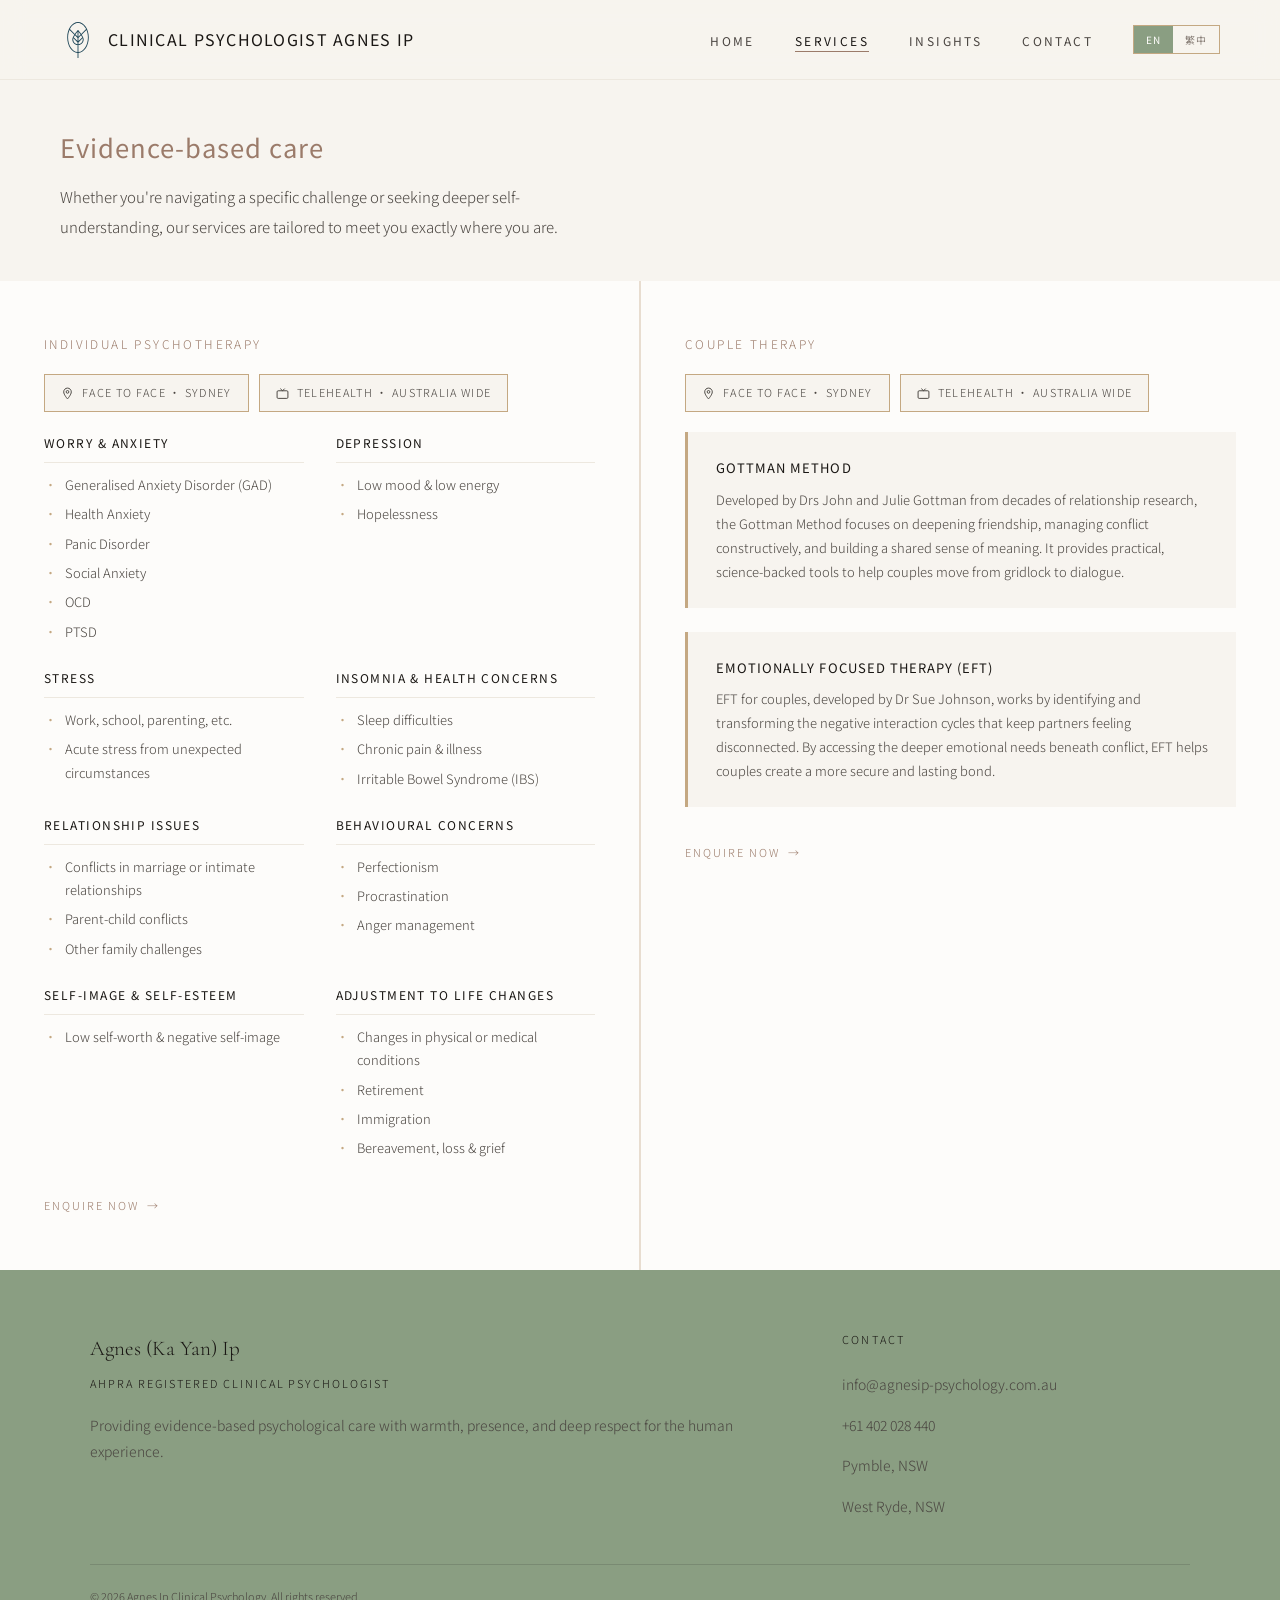
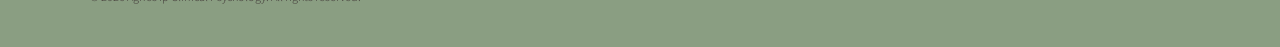
<file: services_index.html>
<!DOCTYPE html>
<html lang="en">
<head>
<meta charset="UTF-8">
<meta name="viewport" content="width=device-width, initial-scale=1.0">

<title>Psychology Services Sydney | Couple Therapy, Anxiety, Trauma | Agnes Ip Clinical Psychology</title>
<meta name="description" content="Clinical psychology services in Pymble & West Ryde, Sydney. Specialising in couple therapy, relationship counselling, anxiety, depression, trauma (EMDR), and Chinese-speaking psychotherapy in Cantonese & Mandarin. Medicare rebates available.">
<meta name="keywords" content="couple therapy Sydney, couples counselling Pymble, relationship therapy Sydney, relationship counselling West Ryde, anxiety treatment Sydney, depression therapy Sydney, trauma EMDR Sydney, Chinese speaking therapy Sydney, individual therapy Pymble, telehealth psychologist Australia, CBT Sydney, ACT therapy NSW, schema therapy Sydney, Medicare psychology Sydney">
<meta name="author" content="Agnes Ip Clinical Psychology">
<meta name="robots" content="index, follow">
<link rel="canonical" href="https://www.agnesip-psychology.com.au/services/">
<meta name="geo.region" content="AU-NSW">
<meta property="og:type" content="website">
<meta property="og:url" content="https://www.agnesip-psychology.com.au/services/">
<meta property="og:title" content="Psychology Services | Couple Therapy, Anxiety & Trauma | Agnes Ip Sydney">
<meta property="og:description" content="Evidence-based psychology services in Pymble & West Ryde, Sydney. Couple therapy, anxiety, depression, trauma. Chinese-speaking sessions available. Medicare rebates.">
<meta property="og:locale" content="en_AU">
<meta property="og:locale:alternate" content="zh_TW">
<meta property="og:site_name" content="Agnes Ip Clinical Psychology">
<meta name="twitter:card" content="summary">
<meta name="twitter:title" content="Psychology Services | Agnes Ip Clinical Psychology Sydney">
<meta name="twitter:description" content="Couple therapy, anxiety, depression, trauma treatment in Pymble & West Ryde. Chinese-speaking psychologist. Medicare rebates available.">

<script type="application/ld+json">
{
  "@context": "https://schema.org",
  "@type": "MedicalBusiness",
  "name": "Agnes Ip Clinical Psychology",
  "url": "https://www.agnesip-psychology.com.au",
  "telephone": "+61402028440",
  "email": "info@agnesip-psychology.com.au",
  "address": [
    { "@type": "PostalAddress", "addressLocality": "Pymble", "addressRegion": "NSW", "postalCode": "2073", "addressCountry": "AU" },
    { "@type": "PostalAddress", "addressLocality": "West Ryde", "addressRegion": "NSW", "postalCode": "2114", "addressCountry": "AU" }
  ],
  "hasOfferCatalog": {
    "@type": "OfferCatalog",
    "name": "Psychological Services",
    "itemListElement": [
      { "@type": "Offer", "itemOffered": { "@type": "Service", "name": "Individual Therapy", "description": "One-on-one psychological support using CBT, ACT, Schema Therapy, and mindfulness-based approaches in Pymble and West Ryde, Sydney." } },
      { "@type": "Offer", "itemOffered": { "@type": "Service", "name": "Couple Therapy & Relationship Counselling", "description": "Evidence-based couples therapy and relationship counselling at Pymble and West Ryde, Sydney. Also available via telehealth." } },
      { "@type": "Offer", "itemOffered": { "@type": "Service", "name": "Anxiety & Panic Treatment", "description": "CBT and ACT-based therapy for generalised anxiety, social anxiety, panic disorder, and OCD in Sydney." } },
      { "@type": "Offer", "itemOffered": { "@type": "Service", "name": "Depression & Low Mood Treatment", "description": "Psychological support for depression, burnout, grief, and life transitions in Pymble and West Ryde." } },
      { "@type": "Offer", "itemOffered": { "@type": "Service", "name": "Trauma Therapy & EMDR", "description": "Trauma-informed therapy including EMDR for PTSD and complex trauma in Sydney." } },
      { "@type": "Offer", "itemOffered": { "@type": "Service", "name": "Chinese-Speaking Psychology", "description": "Psychological therapy in Cantonese and Mandarin for Chinese-speaking clients in Sydney and across Australia." } },
      { "@type": "Offer", "itemOffered": { "@type": "Service", "name": "Telehealth Psychology", "description": "Online psychological therapy via secure video platform, available to clients across Australia." } }
    ]
  }
}
</script>

<link rel="preconnect" href="https://fonts.googleapis.com">
<link rel="preconnect" href="https://fonts.gstatic.com" crossorigin>
<link href="https://fonts.googleapis.com/css2?family=Cormorant+Garamond:ital,wght@0,300;0,400;0,500;1,300;1,400&family=Noto+Sans+TC:wght@300;400&display=swap" rel="stylesheet">
<link rel="stylesheet" href="../shared.css">
<style>
  /* Override services hero to use default parchment background */
  .services-hero { background: var(--parchment) !important; color: var(--ink) !important; }
  .services-hero h1 { color: var(--ink) !important; }
  .services-hero h1 em { color: var(--accent) !important; }
  .services-hero p { color: var(--ink-soft) !important; }
  .services-hero .eyebrow { color: var(--ink-soft) !important; }
  /* Hero heading matches home page hero-label style */
  .services-hero h2 { font-family: var(--sans); font-size: clamp(18px,2vw,26px); font-weight: 400; line-height: 1.5; letter-spacing: 0.04em; color: var(--accent); }
</style>
</head>
<body>

<nav id="main-nav">
  <a class="nav-brand" href="/">
    <img src="../logo.svg" alt="Agnes Ip Clinical Psychology" class="nav-brand-logo"><span class="nav-brand-name">Clinical Psychologist Agnes Ip</span>
  </a>
  <div class="nav-right">
    <ul class="nav-links">
      <li><a href="/" data-en="Home" data-tc="主頁">Home</a></li>
      <li><a href="/services/" class="active" data-en="Services" data-tc="服務">Services</a></li>
      <li><a href="/blog/" data-en="Insights" data-tc="文章">Insights</a></li>
      <li><a href="/contact/" data-en="Contact" data-tc="聯絡">Contact</a></li>
    </ul>
    <div class="lang-toggle">
      <button class="lang-btn active" id="btn-en" onclick="setLang('en')">EN</button>
      <button class="lang-btn" id="btn-tc" onclick="setLang('tc')">繁中</button>
    </div>
  </div>
  <button class="hamburger" id="hamburger" onclick="toggleMobileMenu()" aria-label="Menu">
    <span></span><span></span><span></span>
  </button>
</nav>

<div class="mobile-menu" id="mobile-menu">
  <a href="/" data-en="Home" data-tc="主頁">Home</a>
  <a href="/services/" class="active" data-en="Services" data-tc="服務">Services</a>
  <a href="/blog/" data-en="Insights" data-tc="文章">Insights</a>
  <a href="/contact/" data-en="Contact" data-tc="聯絡">Contact</a>
  <div class="mobile-lang">
    <button class="lang-btn active" id="mob-btn-en" onclick="setLang('en')">EN</button>
    <button class="lang-btn" id="mob-btn-tc" onclick="setLang('tc')">繁中</button>
  </div>
</div>

<div class="services-hero" style="padding-bottom:40px;padding-left:0;padding-right:0;">
  <div class="services-hero-inner" style="padding-top:48px;padding-left:60px;padding-right:60px;max-width:none;margin:0;">
 <!--   <div class="eyebrow" style="color:var(--ink);" data-en="What We Offer" data-tc="我們提供的服務">What We Offer</div> -->
    <h2>
      <span data-en="Evidence-based care" data-tc="實證為本的心理關顧">Evidence-based care</span>
    </h2>
    <p style="margin-top:16px;" data-en="Whether you're navigating a specific challenge or seeking deeper self-understanding, our services are tailored to meet you exactly where you are." data-tc="無論你正面對特定困難，還是尋求更深的自我了解，我們的服務都能配合你當下的狀態，與你同行。">Whether you're navigating a specific challenge or seeking deeper self-understanding, our services are tailored to meet you exactly where you are.</p>
  </div>
</div>

<div class="services-grid">

  <!-- Individual Psychotherapy -->
  <div class="service-card">
    <div class="service-tag" data-en="Individual Psychotherapy" data-tc="個人心理治療">Individual Psychotherapy</div>
    <div style="display:flex;flex-wrap:wrap;gap:10px;margin-bottom:20px;">
      <span style="display:inline-flex;align-items:center;gap:8px;font-size:11px;letter-spacing:0.12em;text-transform:uppercase;border:1px solid var(--clay);padding:8px 16px;color:var(--ink-soft);background:var(--parchment);">
        <svg width="13" height="13" viewBox="0 0 24 24" fill="none" stroke="currentColor" stroke-width="1.8" style="flex-shrink:0;"><path d="M12 2C8.13 2 5 5.13 5 9c0 5.25 7 13 7 13s7-7.75 7-13c0-3.87-3.13-7-7-7z"/><circle cx="12" cy="9" r="2.5"/></svg>
        <span data-en="Face to face · Sydney" data-tc="面對面 · 悉尼">Face to face · Sydney</span>
      </span>
      <span style="display:inline-flex;align-items:center;gap:8px;font-size:11px;letter-spacing:0.12em;text-transform:uppercase;border:1px solid var(--clay);padding:8px 16px;color:var(--ink-soft);background:var(--parchment);">
        <svg width="13" height="13" viewBox="0 0 24 24" fill="none" stroke="currentColor" stroke-width="1.8" style="flex-shrink:0;"><rect x="2" y="7" width="20" height="14" rx="2"/><path d="M16 3l-4 4-4-4"/></svg>
        <span data-en="Telehealth · Australia wide" data-tc="遠程視像 · 全澳洲">Telehealth · Australia wide</span>
      </span>
    </div>

    <div style="display:grid;grid-template-columns:1fr 1fr;gap:24px 32px;margin-bottom:28px;" class="service-subcats">

      <!-- Worry & Anxiety -->
      <div>
        <div style="font-size:12px;letter-spacing:0.12em;text-transform:uppercase;color:var(--ink);font-weight:400;margin-bottom:10px;padding-bottom:8px;border-bottom:1px solid var(--parchment-warm);" data-en="Worry &amp; Anxiety" data-tc="憂慮與焦慮">Worry &amp; Anxiety</div>
        <ul style="list-style:none;display:flex;flex-direction:column;gap:6px;">
          <li style="font-size:13px;color:var(--ink-soft);display:flex;gap:8px;"><span style="color:var(--clay);flex-shrink:0;">·</span><span data-en="Generalised Anxiety Disorder (GAD)" data-tc="廣泛性焦慮症（GAD）">Generalised Anxiety Disorder (GAD)</span></li>
          <li style="font-size:13px;color:var(--ink-soft);display:flex;gap:8px;"><span style="color:var(--clay);flex-shrink:0;">·</span><span data-en="Health Anxiety" data-tc="健康焦慮">Health Anxiety</span></li>
          <li style="font-size:13px;color:var(--ink-soft);display:flex;gap:8px;"><span style="color:var(--clay);flex-shrink:0;">·</span><span data-en="Panic Disorder" data-tc="驚恐症">Panic Disorder</span></li>
          <li style="font-size:13px;color:var(--ink-soft);display:flex;gap:8px;"><span style="color:var(--clay);flex-shrink:0;">·</span><span data-en="Social Anxiety" data-tc="社交焦慮">Social Anxiety</span></li>
          <li style="font-size:13px;color:var(--ink-soft);display:flex;gap:8px;"><span style="color:var(--clay);flex-shrink:0;">·</span><span data-en="OCD" data-tc="強迫症（OCD）">OCD</span></li>
          <li style="font-size:13px;color:var(--ink-soft);display:flex;gap:8px;"><span style="color:var(--clay);flex-shrink:0;">·</span><span data-en="PTSD" data-tc="創傷後壓力症（PTSD）">PTSD</span></li>
        </ul>
      </div>

      <!-- Depression -->
      <div>
        <div style="font-size:12px;letter-spacing:0.12em;text-transform:uppercase;color:var(--ink);font-weight:400;margin-bottom:10px;padding-bottom:8px;border-bottom:1px solid var(--parchment-warm);" data-en="Depression" data-tc="抑鬱">Depression</div>
        <ul style="list-style:none;display:flex;flex-direction:column;gap:6px;">
          <li style="font-size:13px;color:var(--ink-soft);display:flex;gap:8px;"><span style="color:var(--clay);flex-shrink:0;">·</span><span data-en="Low mood &amp; low energy" data-tc="情緒低落與精力不足">Low mood &amp; low energy</span></li>
          <li style="font-size:13px;color:var(--ink-soft);display:flex;gap:8px;"><span style="color:var(--clay);flex-shrink:0;">·</span><span data-en="Hopelessness" data-tc="無望感">Hopelessness</span></li>
        </ul>
      </div>

      <!-- Stress -->
      <div>
        <div style="font-size:12px;letter-spacing:0.12em;text-transform:uppercase;color:var(--ink);font-weight:400;margin-bottom:10px;padding-bottom:8px;border-bottom:1px solid var(--parchment-warm);" data-en="Stress" data-tc="壓力">Stress</div>
        <ul style="list-style:none;display:flex;flex-direction:column;gap:6px;">
          <li style="font-size:13px;color:var(--ink-soft);display:flex;gap:8px;"><span style="color:var(--clay);flex-shrink:0;">·</span><span data-en="Work, school, parenting, etc." data-tc="工作、學業、育兒等">Work, school, parenting, etc.</span></li>
          <li style="font-size:13px;color:var(--ink-soft);display:flex;gap:8px;"><span style="color:var(--clay);flex-shrink:0;">·</span><span data-en="Acute stress from unexpected circumstances" data-tc="突發事件引起的急性壓力">Acute stress from unexpected circumstances</span></li>
        </ul>
      </div>

      <!-- Insomnia & Health -->
      <div>
        <div style="font-size:12px;letter-spacing:0.12em;text-transform:uppercase;color:var(--ink);font-weight:400;margin-bottom:10px;padding-bottom:8px;border-bottom:1px solid var(--parchment-warm);" data-en="Insomnia &amp; Health Concerns" data-tc="失眠與健康問題">Insomnia &amp; Health Concerns</div>
        <ul style="list-style:none;display:flex;flex-direction:column;gap:6px;">
          <li style="font-size:13px;color:var(--ink-soft);display:flex;gap:8px;"><span style="color:var(--clay);flex-shrink:0;">·</span><span data-en="Sleep difficulties" data-tc="睡眠困難">Sleep difficulties</span></li>
          <li style="font-size:13px;color:var(--ink-soft);display:flex;gap:8px;"><span style="color:var(--clay);flex-shrink:0;">·</span><span data-en="Chronic pain &amp; illness" data-tc="慢性疼痛與疾病">Chronic pain &amp; illness</span></li>
          <li style="font-size:13px;color:var(--ink-soft);display:flex;gap:8px;"><span style="color:var(--clay);flex-shrink:0;">·</span><span data-en="Irritable Bowel Syndrome (IBS)" data-tc="腸易激綜合症（IBS）">Irritable Bowel Syndrome (IBS)</span></li>
        </ul>
      </div>

      <!-- Relationship Issues -->
      <div>
        <div style="font-size:12px;letter-spacing:0.12em;text-transform:uppercase;color:var(--ink);font-weight:400;margin-bottom:10px;padding-bottom:8px;border-bottom:1px solid var(--parchment-warm);" data-en="Relationship Issues" data-tc="人際關係問題">Relationship Issues</div>
        <ul style="list-style:none;display:flex;flex-direction:column;gap:6px;">
          <li style="font-size:13px;color:var(--ink-soft);display:flex;gap:8px;"><span style="color:var(--clay);flex-shrink:0;">·</span><span data-en="Conflicts in marriage or intimate relationships" data-tc="婚姻或親密關係衝突">Conflicts in marriage or intimate relationships</span></li>
          <li style="font-size:13px;color:var(--ink-soft);display:flex;gap:8px;"><span style="color:var(--clay);flex-shrink:0;">·</span><span data-en="Parent-child conflicts" data-tc="親子衝突">Parent-child conflicts</span></li>
          <li style="font-size:13px;color:var(--ink-soft);display:flex;gap:8px;"><span style="color:var(--clay);flex-shrink:0;">·</span><span data-en="Other family challenges" data-tc="其他家庭挑戰">Other family challenges</span></li>
        </ul>
      </div>

      <!-- Behavioural Concerns -->
      <div>
        <div style="font-size:12px;letter-spacing:0.12em;text-transform:uppercase;color:var(--ink);font-weight:400;margin-bottom:10px;padding-bottom:8px;border-bottom:1px solid var(--parchment-warm);" data-en="Behavioural Concerns" data-tc="行為問題">Behavioural Concerns</div>
        <ul style="list-style:none;display:flex;flex-direction:column;gap:6px;">
          <li style="font-size:13px;color:var(--ink-soft);display:flex;gap:8px;"><span style="color:var(--clay);flex-shrink:0;">·</span><span data-en="Perfectionism" data-tc="完美主義">Perfectionism</span></li>
          <li style="font-size:13px;color:var(--ink-soft);display:flex;gap:8px;"><span style="color:var(--clay);flex-shrink:0;">·</span><span data-en="Procrastination" data-tc="拖延">Procrastination</span></li>
          <li style="font-size:13px;color:var(--ink-soft);display:flex;gap:8px;"><span style="color:var(--clay);flex-shrink:0;">·</span><span data-en="Anger management" data-tc="憤怒管理">Anger management</span></li>
        </ul>
      </div>

      <!-- Self-image -->
      <div>
        <div style="font-size:12px;letter-spacing:0.12em;text-transform:uppercase;color:var(--ink);font-weight:400;margin-bottom:10px;padding-bottom:8px;border-bottom:1px solid var(--parchment-warm);" data-en="Self-Image &amp; Self-Esteem" data-tc="自我形象與自尊">Self-Image &amp; Self-Esteem</div>
        <ul style="list-style:none;display:flex;flex-direction:column;gap:6px;">
          <li style="font-size:13px;color:var(--ink-soft);display:flex;gap:8px;"><span style="color:var(--clay);flex-shrink:0;">·</span><span data-en="Low self-worth &amp; negative self-image" data-tc="低自我價值與負面自我形象">Low self-worth &amp; negative self-image</span></li>
        </ul>
      </div>

      <!-- Life Changes -->
      <div>
        <div style="font-size:12px;letter-spacing:0.12em;text-transform:uppercase;color:var(--ink);font-weight:400;margin-bottom:10px;padding-bottom:8px;border-bottom:1px solid var(--parchment-warm);" data-en="Adjustment to Life Changes" data-tc="適應人生轉變">Adjustment to Life Changes</div>
        <ul style="list-style:none;display:flex;flex-direction:column;gap:6px;">
          <li style="font-size:13px;color:var(--ink-soft);display:flex;gap:8px;"><span style="color:var(--clay);flex-shrink:0;">·</span><span data-en="Changes in physical or medical conditions" data-tc="身體或醫療狀況的轉變">Changes in physical or medical conditions</span></li>
          <li style="font-size:13px;color:var(--ink-soft);display:flex;gap:8px;"><span style="color:var(--clay);flex-shrink:0;">·</span><span data-en="Retirement" data-tc="退休">Retirement</span></li>
          <li style="font-size:13px;color:var(--ink-soft);display:flex;gap:8px;"><span style="color:var(--clay);flex-shrink:0;">·</span><span data-en="Immigration" data-tc="移民">Immigration</span></li>
          <li style="font-size:13px;color:var(--ink-soft);display:flex;gap:8px;"><span style="color:var(--clay);flex-shrink:0;">·</span><span data-en="Bereavement, loss &amp; grief" data-tc="喪親、失落與哀傷">Bereavement, loss &amp; grief</span></li>
        </ul>
      </div>

    </div><!-- end subcats grid -->

    <a class="service-link" href="/contact/" data-en="Enquire now" data-tc="立即查詢">Enquire now</a>
  </div>

  <!-- Couple Therapy -->
  <div class="service-card">
    <div class="service-tag" data-en="Couple Therapy" data-tc="伴侶治療">Couple Therapy</div>
    <div style="display:flex;flex-wrap:wrap;gap:10px;margin-bottom:20px;">
      <span style="display:inline-flex;align-items:center;gap:8px;font-size:11px;letter-spacing:0.12em;text-transform:uppercase;border:1px solid var(--clay);padding:8px 16px;color:var(--ink-soft);background:var(--parchment);">
        <svg width="13" height="13" viewBox="0 0 24 24" fill="none" stroke="currentColor" stroke-width="1.8" style="flex-shrink:0;"><path d="M12 2C8.13 2 5 5.13 5 9c0 5.25 7 13 7 13s7-7.75 7-13c0-3.87-3.13-7-7-7z"/><circle cx="12" cy="9" r="2.5"/></svg>
        <span data-en="Face to face · Sydney" data-tc="面對面 · 悉尼">Face to face · Sydney</span>
      </span>
      <span style="display:inline-flex;align-items:center;gap:8px;font-size:11px;letter-spacing:0.12em;text-transform:uppercase;border:1px solid var(--clay);padding:8px 16px;color:var(--ink-soft);background:var(--parchment);">
        <svg width="13" height="13" viewBox="0 0 24 24" fill="none" stroke="currentColor" stroke-width="1.8" style="flex-shrink:0;"><rect x="2" y="7" width="20" height="14" rx="2"/><path d="M16 3l-4 4-4-4"/></svg>
        <span data-en="Telehealth · Australia wide" data-tc="遠程視像 · 全澳洲">Telehealth · Australia wide</span>
      </span>
    </div>

    <div style="display:flex;flex-direction:column;gap:24px;margin-bottom:28px;">

      <!-- Gottman -->
      <div style="padding:24px 28px;background:var(--parchment);border-left:3px solid var(--clay);">
        <div style="font-size:13px;letter-spacing:0.08em;text-transform:uppercase;color:var(--ink);font-weight:400;margin-bottom:8px;" data-en="Gottman Method" data-tc="戈特曼療法">Gottman Method</div>
        <p style="font-size:13px;color:var(--ink-soft);line-height:1.85;" data-en="Developed by Drs John and Julie Gottman from decades of relationship research, the Gottman Method focuses on deepening friendship, managing conflict constructively, and building a shared sense of meaning. It provides practical, science-backed tools to help couples move from gridlock to dialogue." data-tc="由 John 及 Julie Gottman 博士經數十年關係研究所發展，戈特曼療法專注於深化友誼、建設性地處理衝突，以及建立共同的人生意義。它提供實用、有科學依據的工具，協助伴侶從僵局走向對話。">Developed by Drs John and Julie Gottman from decades of relationship research, the Gottman Method focuses on deepening friendship, managing conflict constructively, and building a shared sense of meaning. It provides practical, science-backed tools to help couples move from gridlock to dialogue.</p>
      </div>

      <!-- EFT -->
      <div style="padding:24px 28px;background:var(--parchment);border-left:3px solid var(--clay);">
        <div style="font-size:13px;letter-spacing:0.08em;text-transform:uppercase;color:var(--ink);font-weight:400;margin-bottom:8px;" data-en="Emotionally Focused Therapy (EFT)" data-tc="情緒聚焦治療（EFT）">Emotionally Focused Therapy (EFT)</div>
        <p style="font-size:13px;color:var(--ink-soft);line-height:1.85;" data-en="EFT for couples, developed by Dr Sue Johnson, works by identifying and transforming the negative interaction cycles that keep partners feeling disconnected. By accessing the deeper emotional needs beneath conflict, EFT helps couples create a more secure and lasting bond." data-tc="由 Sue Johnson 博士發展的伴侶情緒聚焦治療，透過識別並轉化令伴侶感到疏離的負面互動循環，深入探索衝突背後更深層的情感需求，協助伴侶建立更安全、更持久的連結。">EFT for couples, developed by Dr Sue Johnson, works by identifying and transforming the negative interaction cycles that keep partners feeling disconnected. By accessing the deeper emotional needs beneath conflict, EFT helps couples create a more secure and lasting bond.</p>
      </div>

    </div>

    <a class="service-link" href="/contact/" data-en="Enquire now" data-tc="立即查詢">Enquire now</a>
  </div>

</div>
<style>
  /* Make service cards full width when stacked - they're now 2 substantial cards */
  .services-grid { grid-template-columns: 1fr 1fr; }
  @media (max-width: 900px) {
    .services-grid { grid-template-columns: 1fr; }
    .service-subcats { grid-template-columns: 1fr !important; }
  }
</style>

<footer>
  <div class="footer-inner" style="grid-template-columns:2fr 1fr;">
    <div>
      <div class="footer-brand-name">Agnes (Ka Yan) Ip</div>
      <div class="footer-brand-sub" data-en="AHPRA Registered Clinical Psychologist" data-tc="AHPRA 註冊臨床心理學家">AHPRA Registered Clinical Psychologist</div>
      <p class="footer-brand-desc" data-en="Providing evidence-based psychological care with warmth, presence, and deep respect for the human experience." data-tc="以溫暖、當下與深度尊重，提供實證為本的心理服務。">Providing evidence-based psychological care with warmth, presence, and deep respect for the human experience.</p>
    </div>
    <div>
      <div class="footer-col-title" data-en="Contact" data-tc="聯絡">Contact</div>
      <ul class="footer-links">
        <li><a href="mailto:info@agnesip-psychology.com.au">info@agnesip-psychology.com.au</a></li>
        <li><a href="tel:+61402028440">+61 402 028 440</a></li>
        <li><a data-en="Pymble, NSW" data-tc="新南威爾士州 Pymble">Pymble, NSW</a></li>
        <li><a data-en="West Ryde, NSW" data-tc="新南威爾士州 West Ryde">West Ryde, NSW</a></li>
      </ul>
    </div>
  </div>
  <div class="footer-bottom">
    <span data-en="© 2026 Agnes Ip Clinical Psychology. All rights reserved." data-tc="© 2026 Agnes Ip 臨床心理學。版權所有。">© 2026 Agnes Ip Clinical Psychology. All rights reserved.</span>
  </div>
</footer>

<script src="../shared.js"></script>
</body>
</html>
</file>
<file: shared.css>
*, *::before, *::after { box-sizing: border-box; margin: 0; padding: 0; }
:root {
  --ink: #1a1714; --ink-soft: #4a4540; --ink-muted: #8a8078;
  --parchment: #f7f4ef; --parchment-warm: #ede8df;
  --clay: #c4a882; --clay-light: #e8ddd0;
  --moss: #7a8c6e; --white: #fdfcfa; --accent: #9b7b6a;
  --ink-warm: #8a9e82;
  --serif: 'Cormorant Garamond', Georgia, serif;
  --sans: 'Noto Sans TC', sans-serif;
  --nav-h: 80px;
}
html { scroll-behavior: smooth; }
body { font-family: var(--sans); background: var(--parchment); color: var(--ink); font-weight: 300; font-size: 17px; line-height: 1.8; overflow-x: hidden; }
nav { position: fixed; top: 0; left: 0; right: 0; height: var(--nav-h); background: rgba(247,244,239,0.94); backdrop-filter: blur(12px); -webkit-backdrop-filter: blur(12px); border-bottom: 1px solid var(--parchment-warm); z-index: 100; display: flex; align-items: center; justify-content: space-between; padding: 0 60px; transition: box-shadow 0.3s; }
nav.scrolled { box-shadow: 0 1px 20px rgba(26,23,20,0.06); }
.nav-brand { display: flex; flex-direction: row; align-items: center; gap: 12px; text-decoration: none; }
.nav-brand-logo { height: 36px; width: auto; display: block; }
.nav-brand-name { font-family: var(--sans); font-size: 16px; font-weight: 400; letter-spacing: 0.08em; text-transform: uppercase; color: var(--ink); }
.nav-right { display: flex; align-items: center; gap: 40px; }
.nav-links { display: flex; gap: 40px; list-style: none; align-items: center; }
.nav-links a { text-decoration: none; font-size: 12px; letter-spacing: 0.2em; text-transform: uppercase; color: var(--ink-soft); font-weight: 400; position: relative; padding-bottom: 3px; transition: color 0.2s; }
.nav-links a::after { content: ''; position: absolute; bottom: 0; left: 0; width: 0; height: 1px; background: var(--accent); transition: width 0.3s ease; }
.nav-links a:hover { color: var(--ink); }
.nav-links a:hover::after, .nav-links a.active::after { width: 100%; }
.nav-links a.active { color: var(--ink); }
.lang-toggle { display: flex; border: 1px solid var(--clay); overflow: hidden; }
.lang-btn { font-size: 10px; letter-spacing: 0.1em; font-family: var(--sans); font-weight: 400; padding: 6px 12px; border: none; background: transparent; color: var(--ink-muted); cursor: pointer; transition: background 0.2s, color 0.2s; }
.lang-btn.active { background: var(--ink-warm); color: var(--white); }
.lang-btn:not(.active):hover { background: var(--clay-light); }
.section { padding: 100px 60px; }
.container { max-width: 1100px; margin: 0 auto; }
.eyebrow { font-size: 14px; letter-spacing: 0.22em; text-transform: uppercase; color: var(--ink-soft); margin-bottom: 20px; display: flex; align-items: center; gap: 16px; font-weight: 400; }
.eyebrow::before { content: ''; display: inline-block; width: 32px; height: 1px; background: var(--ink-soft); flex-shrink: 0; }
h1, h2, h3, h4 { font-family: var(--serif); font-weight: 300; line-height: 1.2; }
.divider { width: 1px; height: 60px; background: var(--clay); margin: 0 auto; opacity: 0.6; }
.btn-ghost { display: inline-block; font-size: 11px; letter-spacing: 0.18em; text-transform: uppercase; color: var(--ink); background: transparent; border: 1px solid var(--clay); padding: 13px 32px; cursor: pointer; font-family: var(--sans); font-weight: 400; text-decoration: none; transition: background 0.2s, border-color 0.2s; }
.btn-ghost:hover { background: var(--clay-light); border-color: var(--accent); }
.hero { min-height: 100vh; display: grid; grid-template-columns: 1fr 1fr; padding-top: var(--nav-h); overflow: hidden; }
.hero-left { display: flex; flex-direction: column; justify-content: center; padding: 80px 60px; }
.hero-right { position: relative; background: var(--clay-light); overflow: hidden; }
.hero-art { width: 100%; height: 100%; position: absolute; top: 0; left: 0; }
.hero-h1 { font-size: clamp(40px, 4.5vw, 68px); line-height: 1.1; margin-bottom: 28px; color: var(--ink); }
.hero-h1 em { font-style: italic; color: var(--accent); display: block; }
.hero-sub { font-family: var(--serif); font-size: clamp(20px, 1.8vw, 24px); font-style: italic; font-weight: 300; line-height: 1.75; color: var(--ink); letter-spacing: 0.01em; margin-bottom: 40px; max-width: 100%; }
.hero-btns { display: flex; gap: 16px; flex-wrap: wrap; }
.hero-stats { display: flex; gap: 48px; margin-top: 56px; padding-top: 36px; border-top: 1px solid var(--parchment-warm); }
.hero-stat-num { font-family: var(--serif); font-size: 34px; font-weight: 300; color: var(--ink); display: block; line-height: 1; margin-bottom: 4px; }
.hero-stat-label { font-size: 12px; letter-spacing: 0.14em; text-transform: uppercase; color: var(--ink-muted); }
.about-section { padding: 100px 60px; background: var(--white); }
.about-grid { max-width: 1100px; margin: 0 auto; display: grid; grid-template-columns: 1fr 1fr; gap: 80px; align-items: center; }
.about-photo { position: relative; }
.about-photo-frame { aspect-ratio: 3/4; background: var(--clay-light); position: relative; overflow: hidden; display: flex; align-items: center; justify-content: center; flex-direction: column; gap: 16px; }
.about-corner { position: absolute; width: 48px; height: 48px; }
.about-corner.tl { top: 20px; left: 20px; border-top: 1px solid var(--clay); border-left: 1px solid var(--clay); opacity: 0.6; }
.about-corner.br { bottom: 20px; right: 20px; border-bottom: 1px solid var(--clay); border-right: 1px solid var(--clay); opacity: 0.6; }
.about-photo-bg { position: absolute; bottom: -20px; left: -20px; width: 120px; height: 120px; background: var(--parchment-warm); z-index: -1; }
.about-photo-mobile { display: none; } /* hidden on desktop - shown via mobile CSS */
.about-photo-col { display: block; }   /* desktop photo column visible */
.about-cred-label { font-size: 12px; letter-spacing: 0.15em; text-transform: uppercase; color: var(--ink-muted); margin-bottom: 6px; }
.about-cred-val { font-size: 15px; color: var(--ink-soft); line-height: 1.8; }
.cta-band-wrap { border-bottom: 1px solid var(--parchment-warm); }
.cta-band { padding: 80px 60px; display: flex; align-items: center; justify-content: space-between; max-width: 1100px; margin: 0 auto; gap: 40px; }
.cta-band-text h2 { font-size: 34px; margin-bottom: 8px; }
.cta-band-text p { font-size: 14px; color: var(--ink-muted); }
.services-hero { padding-top: var(--nav-h); background: var(--ink-warm); color: var(--ink); padding-bottom: 40px; padding-left: 60px; padding-right: 60px; }
.services-hero-inner { max-width: 1100px; margin: 0 auto; padding-top: 48px; }
.services-hero h1 { font-size: 60px; color: var(--ink); margin-bottom: 20px; line-height: 1.1; }
.services-hero h1 em { font-style: italic; color: var(--accent); }
.services-hero p { font-size: 15px; color: var(--ink-soft); max-width: 560px; line-height: 1.95; }
.services-grid { display: grid; grid-template-columns: repeat(2, 1fr); gap: 2px; background: var(--clay-light); }
.service-card { background: var(--white); padding: 52px 44px; transition: background 0.25s; }
.service-card:hover { background: var(--parchment); }
.service-tag { font-size: 12px; letter-spacing: 0.2em; text-transform: uppercase; color: var(--accent); margin-bottom: 20px; }
.service-title { font-family: var(--serif); font-size: 30px; color: var(--ink); margin-bottom: 16px; font-weight: 300; line-height: 1.2; }
.service-body { font-size: 15px; color: var(--ink-soft); line-height: 1.95; margin-bottom: 28px; }
.service-details { display: flex; flex-wrap: wrap; gap: 8px; margin-bottom: 28px; }
.service-pill { font-size: 11px; letter-spacing: 0.1em; text-transform: uppercase; color: var(--ink-soft); border: 1px solid var(--parchment-warm); padding: 5px 12px; background: var(--parchment); }
.service-link { font-size: 11px; letter-spacing: 0.18em; text-transform: uppercase; color: var(--accent); text-decoration: none; display: inline-flex; align-items: center; gap: 8px; transition: gap 0.2s; }
.service-link:hover { gap: 14px; }
.service-link::after { content: '→'; }
.blog-hero { padding-top: calc(var(--nav-h) + 80px); padding-bottom: 60px; padding-left: 60px; padding-right: 60px; border-bottom: 1px solid var(--parchment-warm); }
.blog-hero-inner { max-width: 1100px; margin: 0 auto; display: flex; justify-content: space-between; align-items: flex-end; }
.blog-hero h1 { font-size: 52px; line-height: 1.1; }
.blog-hero h1 em { font-style: italic; color: var(--accent); }
.blog-hero-sub { max-width: 360px; font-size: 13px; color: var(--ink-muted); line-height: 1.8; text-align: right; }
.blog-featured { padding: 80px 60px 60px; max-width: 1100px; margin: 0 auto; }
.blog-featured-card { display: grid; grid-template-columns: 1fr 1fr; background: var(--white); border: 1px solid var(--parchment-warm); overflow: hidden; }
.blog-featured-img { background: var(--clay-light); min-height: 380px; overflow: hidden; position: relative; }
.blog-featured-content { padding: 56px 44px; display: flex; flex-direction: column; justify-content: center; }
.blog-cat { font-size: 10px; letter-spacing: 0.2em; text-transform: uppercase; color: var(--accent); margin-bottom: 16px; }
.blog-title { font-family: var(--serif); font-size: 30px; color: var(--ink); margin-bottom: 16px; font-weight: 300; line-height: 1.25; }
.blog-excerpt { font-size: 13px; color: var(--ink-soft); line-height: 1.95; margin-bottom: 28px; }
.blog-meta { font-size: 11px; color: var(--ink-muted); letter-spacing: 0.1em; }
.blog-grid-section { padding: 0 60px 80px; }
.blog-grid { max-width: 1100px; margin: 0 auto; display: grid; grid-template-columns: repeat(3, 1fr); gap: 2px; background: var(--parchment-warm); }
.blog-card { background: var(--white); transition: background 0.25s; }
.blog-card:hover { background: var(--parchment); }
.blog-card-img { height: 200px; overflow: hidden; position: relative; }
.blog-card-content { padding: 28px 28px 32px; }
.blog-card-title { font-family: var(--serif); font-size: 21px; color: var(--ink); margin-bottom: 10px; font-weight: 300; line-height: 1.3; }
.blog-card-excerpt { font-size: 12px; color: var(--ink-muted); line-height: 1.8; margin-bottom: 20px; }
.contact-layout { min-height: 100vh; padding-top: var(--nav-h); display: grid; grid-template-columns: 1fr 1fr; }
.contact-left { background: var(--ink-warm); padding: 80px 60px; display: flex; flex-direction: column; justify-content: center; }
.contact-left h1 { font-size: 50px; color: var(--ink); margin-bottom: 24px; line-height: 1.1; }
.contact-left h1 em { font-style: italic; color: var(--accent); }
.contact-left > p { font-size: 14px; color: var(--ink-soft); line-height: 1.95; max-width: 400px; margin-bottom: 48px; }
.contact-info-items { display: flex; flex-direction: column; gap: 24px; }
.contact-info-item { display: flex; align-items: flex-start; gap: 20px; }
.contact-info-icon { width: 36px; height: 36px; border: 1px solid rgba(26,23,20,0.2); display: flex; align-items: center; justify-content: center; flex-shrink: 0; color: var(--accent); font-size: 14px; }
.contact-info-label { font-size: 10px; letter-spacing: 0.2em; text-transform: uppercase; color: var(--ink); margin-bottom: 4px; }
.contact-info-value { font-size: 14px; color: var(--ink); line-height: 1.65; }
.contact-right { background: var(--parchment); padding: 80px 60px; display: flex; flex-direction: column; justify-content: center; }
.contact-form-title { font-family: var(--serif); font-size: 30px; color: var(--ink); margin-bottom: 8px; }
.contact-form-sub { font-size: 13px; color: var(--ink-muted); margin-bottom: 36px; line-height: 1.7; }
.form-group { margin-bottom: 22px; }
.form-label { display: block; font-size: 10px; letter-spacing: 0.18em; text-transform: uppercase; color: var(--ink-muted); margin-bottom: 8px; }
.form-input, .form-select, .form-textarea { width: 100%; background: var(--white); border: 1px solid var(--parchment-warm); border-radius: 0; padding: 13px 16px; font-family: var(--sans); font-size: 14px; font-weight: 300; color: var(--ink); outline: none; transition: border-color 0.2s; appearance: none; }
.form-input:focus, .form-select:focus, .form-textarea:focus { border-color: var(--clay); }
.form-textarea { resize: vertical; min-height: 110px; line-height: 1.7; }
.form-row { display: grid; grid-template-columns: 1fr 1fr; gap: 16px; }
.form-submit { width: 100%; background: var(--ink-warm); color: var(--white); border: none; padding: 15px; font-family: var(--sans); font-size: 11px; letter-spacing: 0.2em; text-transform: uppercase; cursor: pointer; font-weight: 400; transition: background 0.2s; margin-top: 8px; }
.form-submit:hover { background: var(--accent); }
.form-success { display: none; text-align: center; padding: 48px 32px; background: var(--white); border: 1px solid var(--parchment-warm); margin-top: 16px; }
.form-success.show { display: block; }
.form-success-icon { font-size: 28px; margin-bottom: 16px; color: var(--moss); }
.form-success h3 { font-family: var(--serif); font-size: 24px; margin-bottom: 8px; }
.form-success p { font-size: 13px; color: var(--ink-muted); line-height: 1.7; }
footer { background: var(--ink-warm); color: var(--ink); padding: 60px 60px 40px; }
.footer-inner { max-width: 1100px; margin: 0 auto; display: grid; grid-template-columns: 2fr 1fr 1fr 1fr; gap: 56px; padding-bottom: 44px; border-bottom: 1px solid rgba(26,23,20,0.15); }
.footer-brand-name { font-family: var(--serif); font-size: 21px; font-weight: 300; color: var(--ink); margin-bottom: 6px; }
.footer-brand-sub { font-size: 11px; letter-spacing: 0.18em; text-transform: uppercase; color: var(--ink); margin-bottom: 18px; }
.footer-brand-desc { font-size: 14px; color: var(--ink-soft); line-height: 1.9; }
.footer-col-title { font-size: 11px; letter-spacing: 0.2em; text-transform: uppercase; color: var(--ink); margin-bottom: 18px; }
.footer-links { list-style: none; display: flex; flex-direction: column; gap: 10px; }
.footer-links a { font-size: 14px; color: var(--ink-soft); text-decoration: none; transition: color 0.2s; }
.footer-links a:hover { color: var(--ink); }
.footer-bottom { max-width: 1100px; margin: 22px auto 0; display: flex; justify-content: space-between; align-items: center; font-size: 11px; color: var(--ink-soft); }
.hamburger { display: none; flex-direction: column; justify-content: center; gap: 5px; width: 36px; height: 36px; background: none; border: none; cursor: pointer; padding: 4px; flex-shrink: 0; }
.hamburger span { display: block; width: 22px; height: 1.5px; background: var(--ink); transition: transform 0.3s, opacity 0.3s; transform-origin: center; }
.hamburger.open span:nth-child(1) { transform: translateY(6.5px) rotate(45deg); }
.hamburger.open span:nth-child(2) { opacity: 0; }
.hamburger.open span:nth-child(3) { transform: translateY(-6.5px) rotate(-45deg); }
.mobile-menu { display: none; position: fixed; top: var(--nav-h); left: 0; right: 0; background: rgba(247,244,239,0.98); backdrop-filter: blur(16px); -webkit-backdrop-filter: blur(16px); border-bottom: 1px solid var(--parchment-warm); z-index: 99; padding: 32px 24px 40px; flex-direction: column; gap: 0; animation: slideDown 0.25s ease; }
.mobile-menu.open { display: flex; }
@keyframes slideDown { from { opacity: 0; transform: translateY(-8px); } to { opacity: 1; transform: translateY(0); } }
.mobile-menu a { display: block; font-size: 13px; letter-spacing: 0.2em; text-transform: uppercase; color: var(--ink-soft); text-decoration: none; padding: 16px 0; border-bottom: 1px solid var(--parchment-warm); transition: color 0.2s; font-weight: 400; }
.mobile-menu a:last-of-type { border-bottom: none; }
.mobile-menu a.active, .mobile-menu a:hover { color: var(--ink); }
.mobile-lang { display: flex; margin-top: 24px; border: 1px solid var(--clay); overflow: hidden; align-self: flex-start; }
.mobile-lang .lang-btn { padding: 8px 20px; font-size: 11px; }
@media (max-width: 900px) {
  nav { padding: 0 24px; }
  .nav-right { display: none; }
  .hamburger { display: flex; }
  .nav-brand-name { font-size: 15px; letter-spacing: 0.05em; }
  .hero { grid-template-columns: 1fr; min-height: auto; }
  /* Hero photo panel height on mobile */
  .hero-photo-panel { height: 320px; min-height: unset !important; }

  /* Hero left tighter padding */
  .hero-left { padding: 40px 24px 32px !important; }
  .hero-h1 { font-size: clamp(36px, 8vw, 52px); }
  .hero-sub { font-size: clamp(17px, 4vw, 20px) !important; }
  .hero-stats { gap: 28px; flex-wrap: wrap; margin-top: 24px !important; padding-top: 20px !important; }

  /* About section - stack text first, photo second on mobile */
  .about-grid { grid-template-columns: 1fr; gap: 32px; }
  .about-photo-col { display: none; }        /* hide desktop photo col */
  .about-photo-mobile { display: block; margin: 24px 0; } /* show inline photo */
  .about-photo-frame { aspect-ratio: 4/3 !important; }

  .section { padding: 56px 24px; }
  .about-section { padding: 56px 24px; }
  .cta-band { flex-direction: column; text-align: center; padding: 48px 24px; gap: 24px; }
  .cta-band-text h2 { font-size: 28px; }
  .services-hero { padding: var(--nav-h) 24px 48px; }
  .services-hero h1 { font-size: clamp(36px, 8vw, 52px); }
  .service-card { padding: 36px 24px; }
  .services-grid { grid-template-columns: 1fr; }
  .blog-hero { padding: calc(var(--nav-h) + 40px) 24px 36px; }
  .blog-hero-inner { flex-direction: column; gap: 16px; }
  .blog-hero h1 { font-size: clamp(34px, 8vw, 48px); }
  .blog-hero-sub { text-align: left; max-width: 100%; }
  .blog-featured { padding: 40px 24px 28px; }
  .blog-featured-card { grid-template-columns: 1fr; }
  .blog-featured-img { min-height: 220px; }
  .blog-featured-content { padding: 32px 24px; }
  .blog-grid-section { padding: 0 24px 48px; }
  .blog-grid { grid-template-columns: 1fr; }
  .contact-layout { grid-template-columns: 1fr; }
  .contact-left { padding: 48px 24px; }
  .contact-right { padding: 40px 24px 48px; }
  .contact-left h1 { font-size: 36px; }
  .contact-left > p { max-width: 100%; margin-bottom: 32px; }
  footer { padding: 44px 24px 28px; }
  .footer-inner { grid-template-columns: 1fr !important; gap: 28px 20px; padding-bottom: 32px; }
  .footer-bottom { flex-direction: column; gap: 8px; text-align: center; }
}
@media (max-width: 480px) {
  :root { --nav-h: 64px; }
  nav { padding: 0 20px; }
  .nav-brand-sub { display: none; }
  .nav-brand-name { font-size: 13px; letter-spacing: 0.03em; }
  .hero-left { padding: 32px 20px 28px !important; }
  .hero-photo-panel { height: 260px; }
  .hero-h1 { font-size: clamp(32px, 9vw, 44px); }
  .hero-sub { font-size: 17px !important; }
  .hero-stats { gap: 16px; margin-top: 20px !important; }
  .hero-stat-num { font-size: 26px; }
  .about-photo-frame { aspect-ratio: 3/2 !important; }
  .section { padding: 44px 20px; }
  .about-section { padding: 44px 20px; }
  .service-card { padding: 28px 20px; }
  .services-hero { padding: calc(var(--nav-h) + 28px) 20px 40px; }
  .services-hero h1 { font-size: clamp(30px, 9vw, 40px); }
  .services-hero-inner { padding-top: 0; }
  .blog-hero { padding: calc(var(--nav-h) + 32px) 20px 28px; }
  .blog-featured { padding: 32px 20px 20px; }
  .blog-featured-content { padding: 24px 20px; }
  .blog-title { font-size: 24px; }
  .blog-grid-section { padding: 0 20px 40px; }
  .blog-card-content { padding: 20px 20px 24px; }
  .blog-card-title { font-size: 18px; }
  .cta-band { padding: 40px 20px; }
  .contact-left { padding: 40px 20px; }
  .contact-right { padding: 32px 20px 40px; }
  .contact-left h1 { font-size: 30px; }
  .form-row { grid-template-columns: 1fr; gap: 0; }
  footer { padding: 36px 20px 24px; }
  .footer-inner { grid-template-columns: 1fr; gap: 24px; }
  .footer-bottom { font-size: 10px; }
  .mobile-menu { padding: 24px 20px 32px; }
}
</file>
